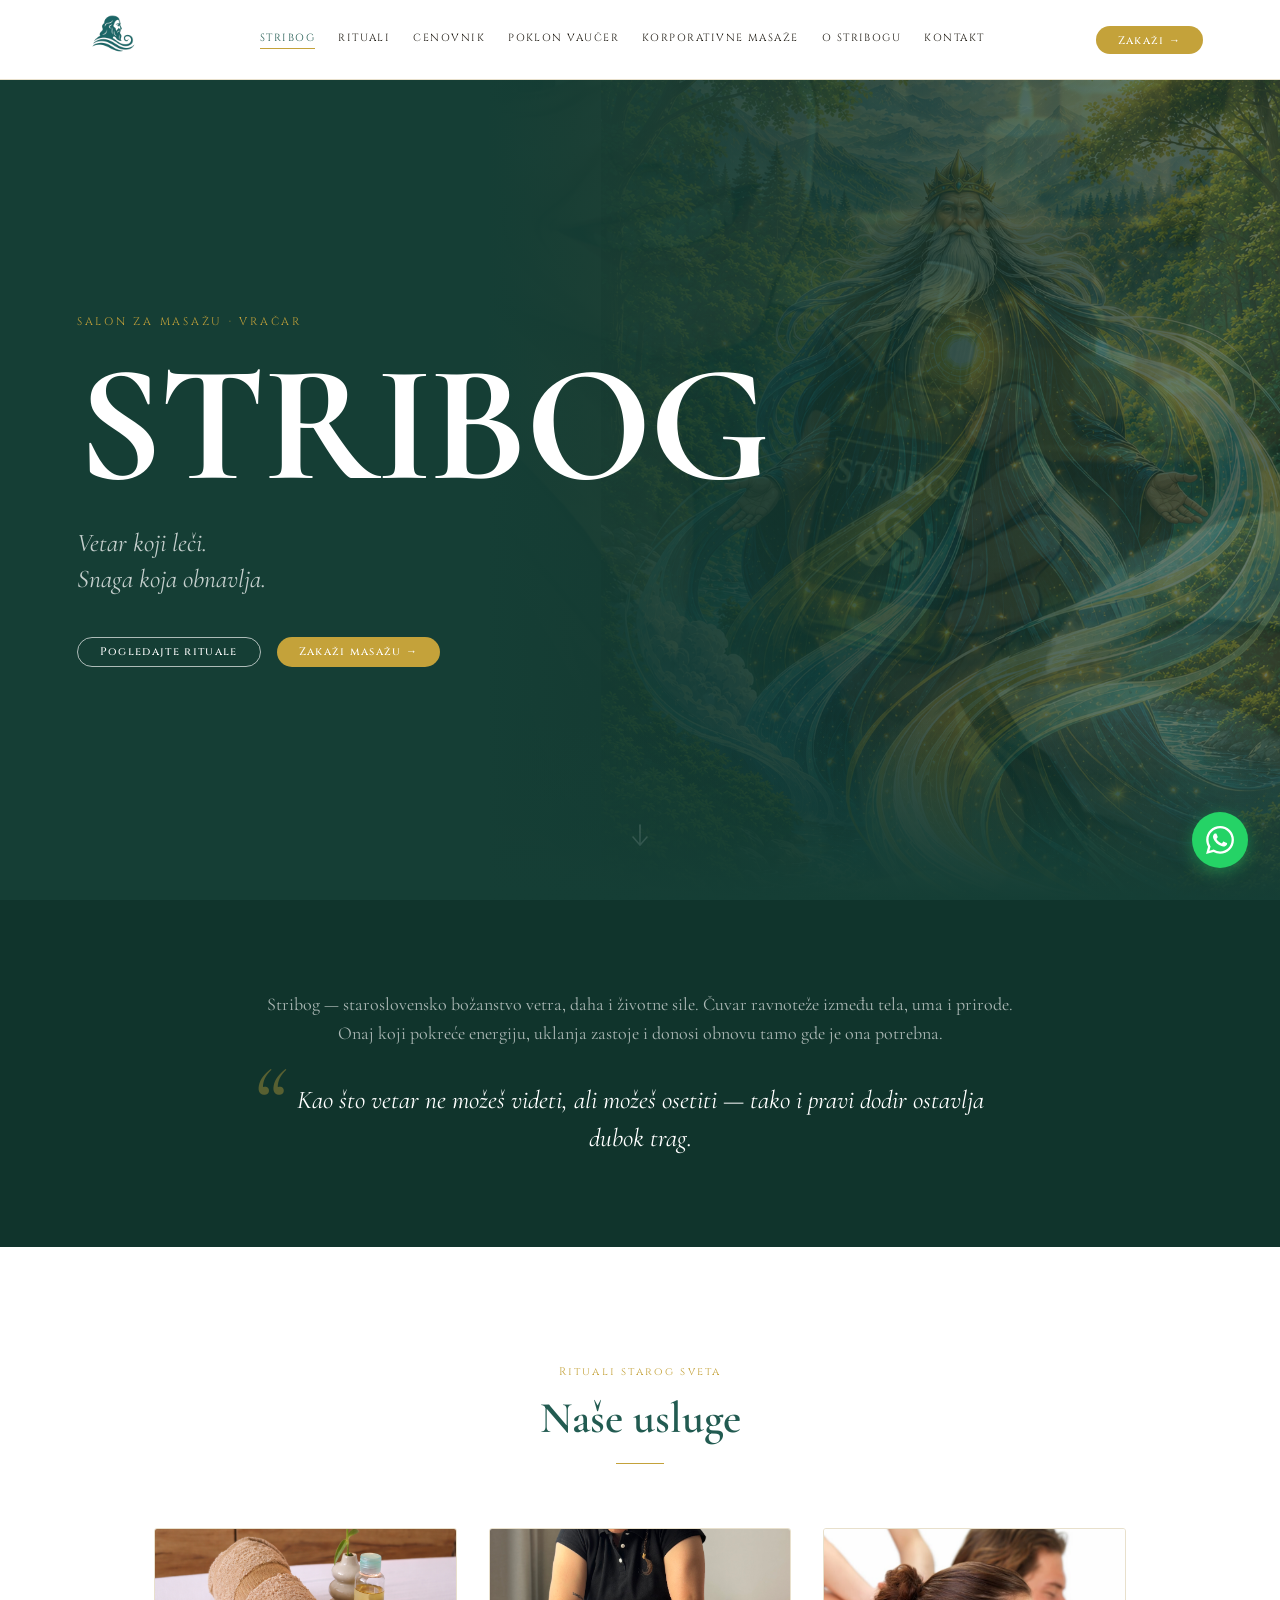
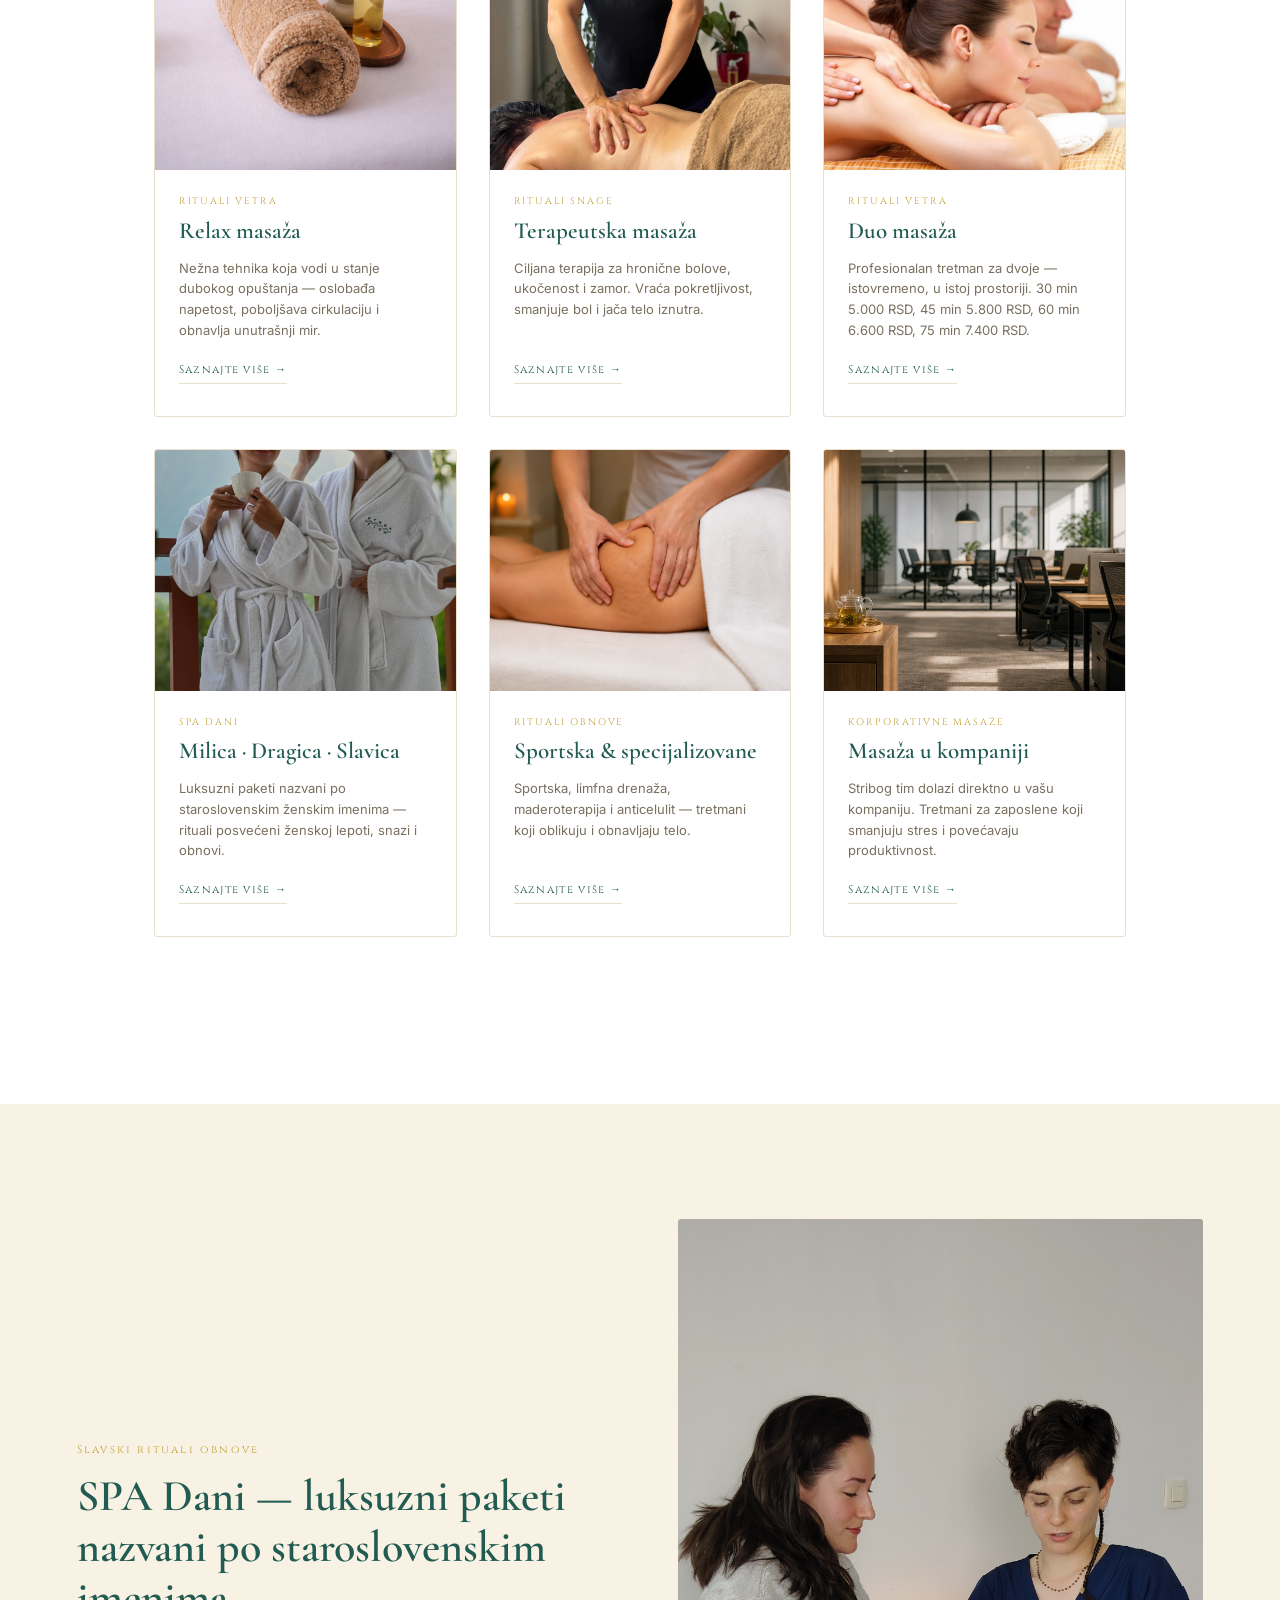
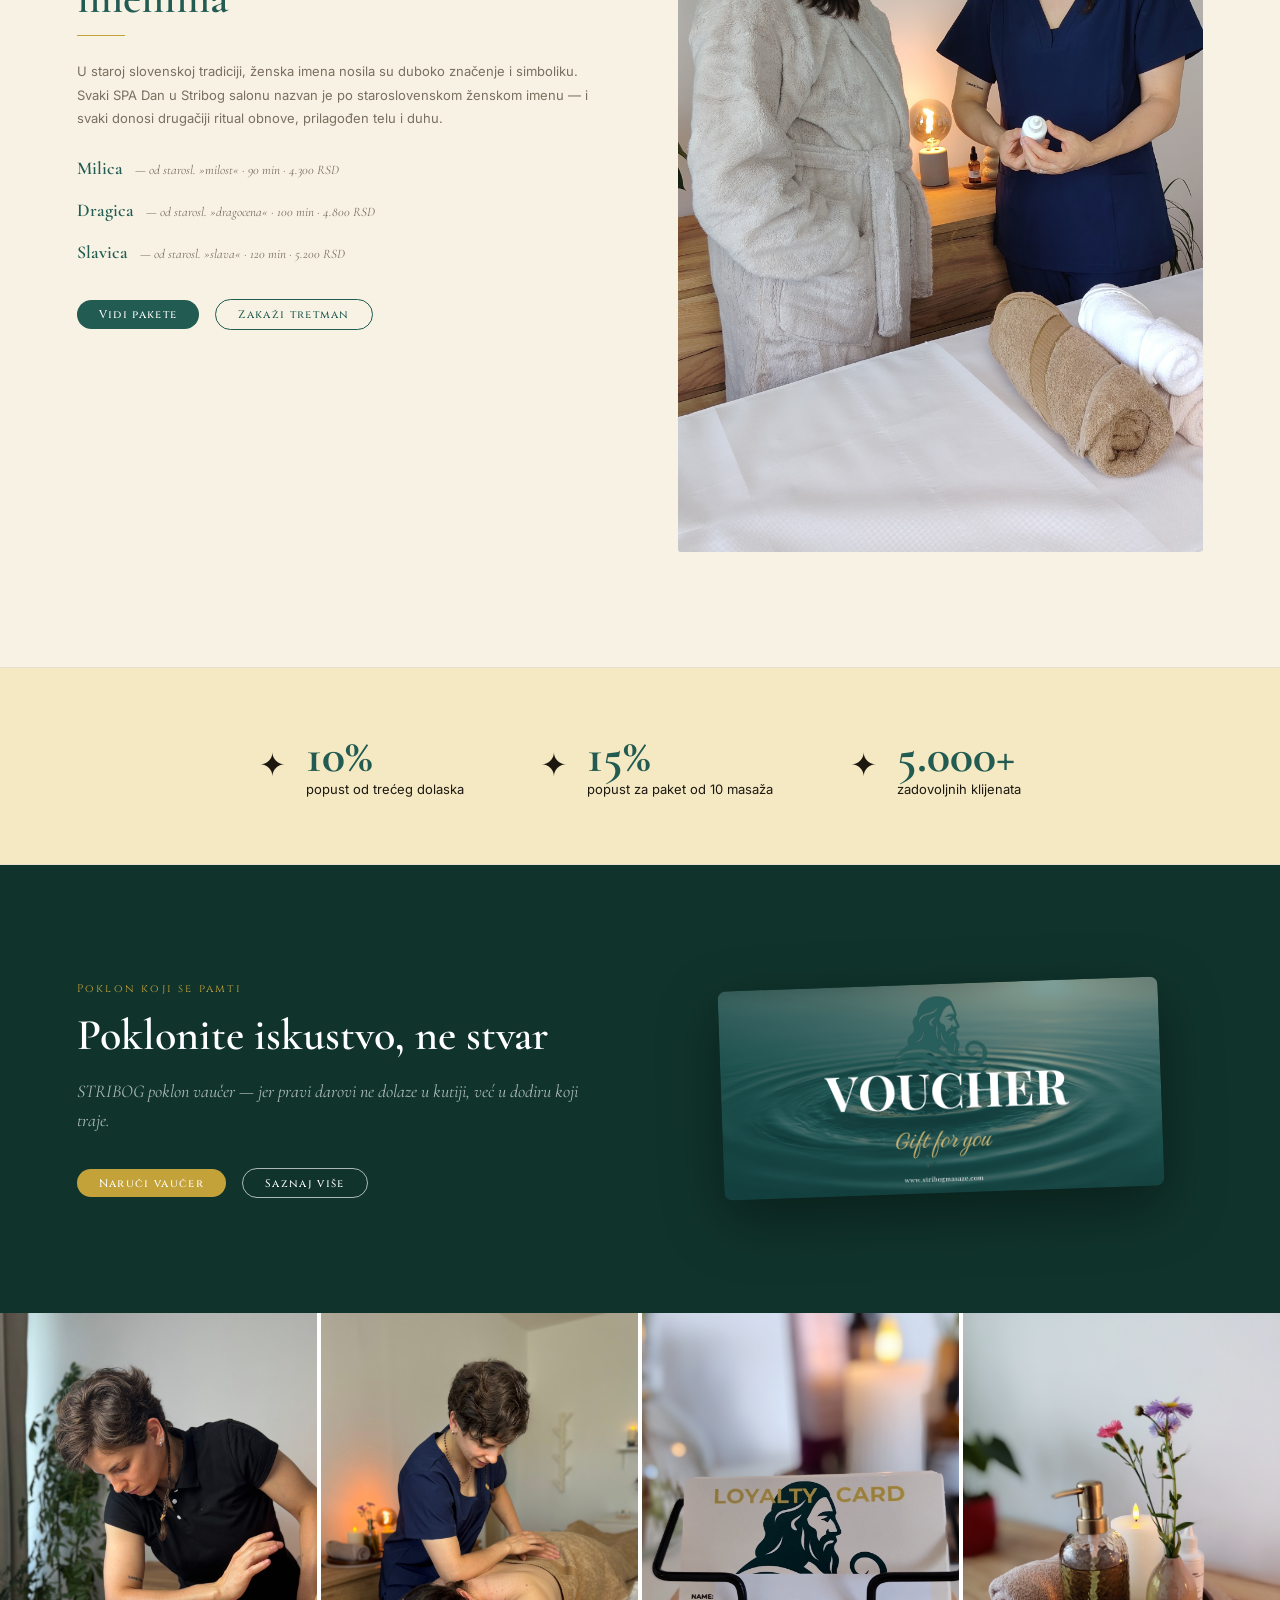
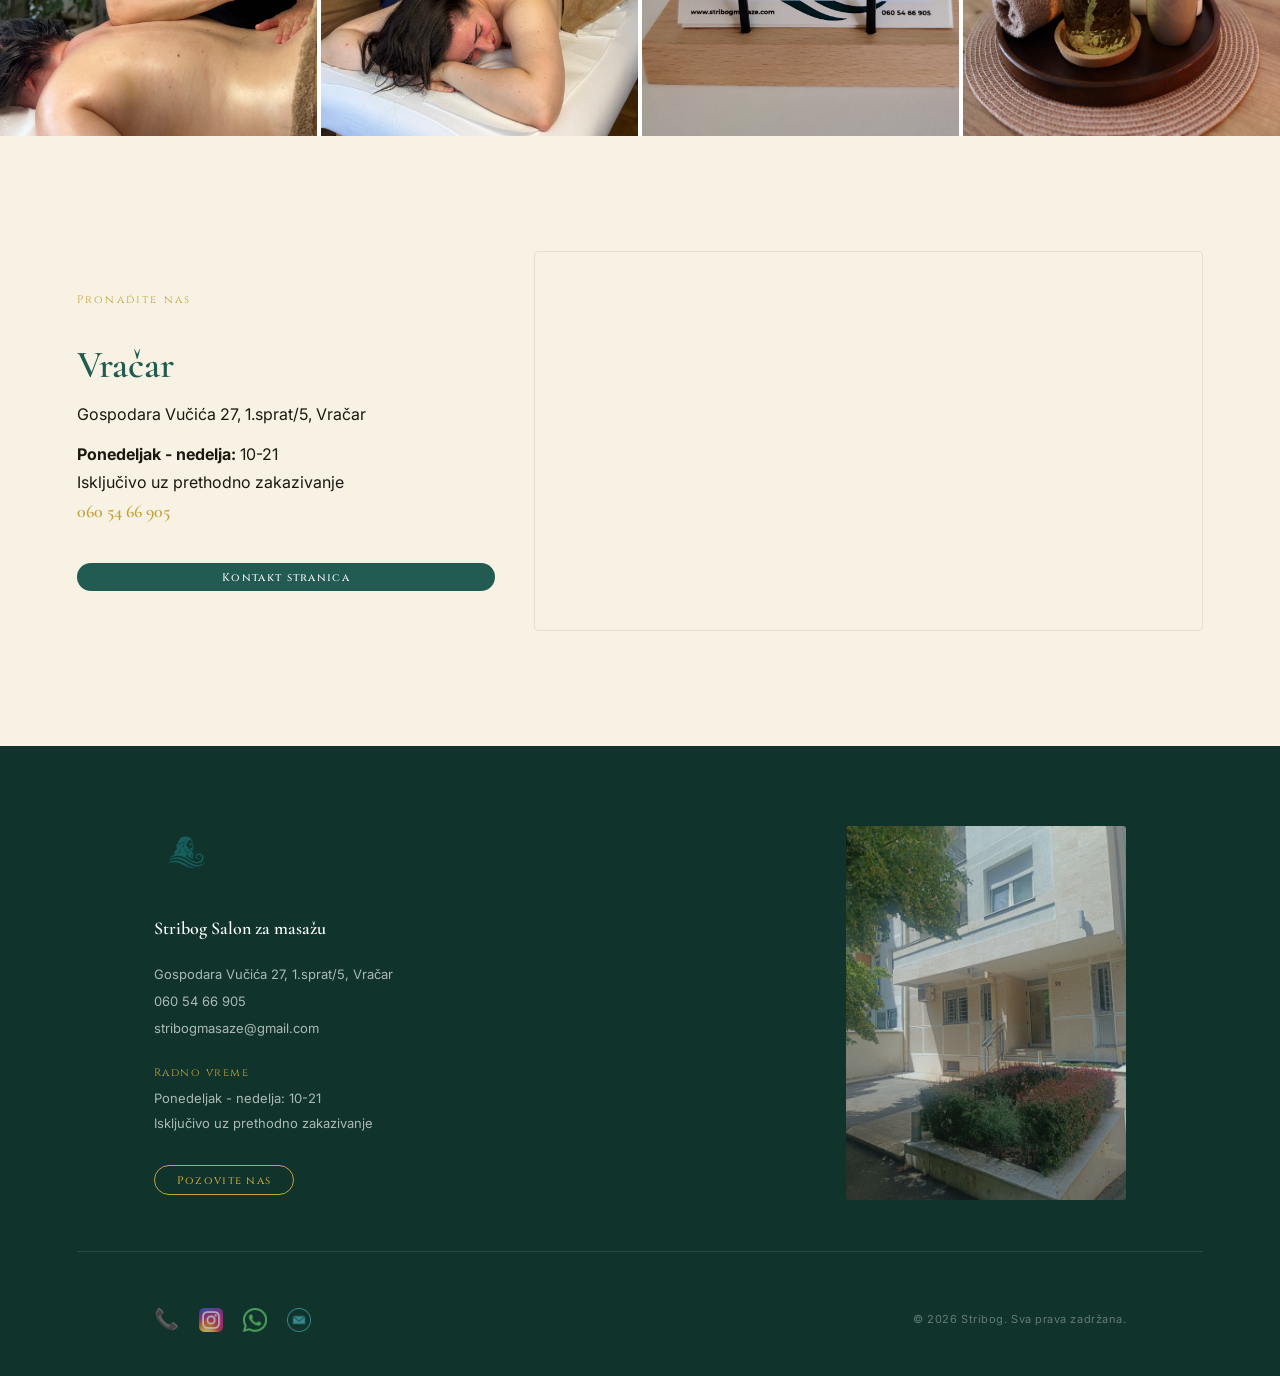
<file: index.html>
<!DOCTYPE html>
<html lang="sr">
<head>
  <meta charset="UTF-8">
  <meta name="viewport" content="width=device-width, initial-scale=1">
  <link rel="icon" type="image/png" href="/assets/images/logo-stribog.png">
  <link rel="apple-touch-icon" sizes="180x180" href="https://www.stribogmasaze.com/assets/images/apple-touch-icon.png">
  <link rel="manifest" href="/site.webmanifest">
  <title>Stribog masaze | Salon za masazu Vračar</title>
  <meta name="description" content="Stribog je salon za masazu na Vračaru. Relax, terapeutska, sportska, duo masaza, SPA tretmani i korporativne masaze. Zakazivanje: 060 54 66 905.">
  <meta name="robots" content="index, follow">
  <meta name="author" content="Stribog masaze">
  <link rel="canonical" href="https://www.stribogmasaze.com/">
  <meta property="og:title" content="Stribog masaze | Salon za masazu Vračar">
  <meta property="og:description" content="Salon za masazu na Vračaru: relax, terapeutska, sportska, duo masaza, SPA tretmani i korporativne masaze. Zakazivanje: 060 54 66 905.">
  <meta property="og:image" content="https://www.stribogmasaze.com/assets/images/stribog-deity.png">
  <meta property="og:image:alt" content="Stribog salon za masazu Vračar">
  <meta property="og:url" content="https://www.stribogmasaze.com/">
  <meta property="og:site_name" content="Stribog masaze">
  <meta property="og:type" content="website">
  <meta property="og:locale" content="sr_RS">
  <meta name="twitter:card" content="summary_large_image">
  <meta name="twitter:title" content="Stribog masaze | Salon za masazu Vračar">
  <meta name="twitter:description" content="Relax, terapeutska, sportska, duo masaza, SPA tretmani i korporativne masaze na Vračaru.">
  <meta name="twitter:image" content="https://www.stribogmasaze.com/assets/images/stribog-deity.png">
  <link rel="stylesheet" href="css/style.css">
  <script type="application/ld+json">
  {
    "@context": "https://schema.org",
    "@type": "MassageTherapist",
    "@id": "https://www.stribogmasaze.com/#business",
    "name": "Stribog masaze",
    "url": "https://www.stribogmasaze.com/",
    "image": "https://www.stribogmasaze.com/assets/images/stribog-deity.png",
    "logo": "https://www.stribogmasaze.com/assets/images/logo-stribog.png",
    "description": "Salon za masazu na Vračaru: relax, terapeutska, sportska, duo masaza, SPA tretmani i korporativne masaze.",
    "address": {
      "@type": "PostalAddress",
      "streetAddress": "Gospodara Vučića 27, 1.sprat/5, Vračar",
      "addressLocality": "Vračar",
      "addressCountry": "RS"
    },
    "telephone": "+381605466905",
    "email": "stribogmasaze@gmail.com",
    "areaServed": ["Vračar", "Beograd"],
    "openingHoursSpecification": [
      { "@type": "OpeningHoursSpecification", "dayOfWeek": ["Monday","Tuesday","Wednesday","Thursday","Friday","Saturday","Sunday"], "opens": "10:00", "closes": "21:00" }
    ],
    "priceRange": "*",
    "serviceType": ["Relax masaza", "Terapeutska masaza", "Sportska masaza", "Duo masaza", "SPA tretmani", "Korporativne masaze"]
  }
  </script>
</head>
<body>

  <!-- ─── NAV ─── -->
  <nav class="site-nav" id="site-nav">
    <div class="site-nav__inner">
      <a href="index.html" class="site-nav__logo" aria-label="Stribog – početna">
        <img src="assets/images/logo-stribog.png" alt="Stribog salon za masazu logo">
      </a>
      <div class="site-nav__links" id="nav-links">
        <a href="index.html"         class="site-nav__link site-nav__link--active">Stribog</a>
        <a href="rituali.html"       class="site-nav__link">Rituali</a>
        <a href="cenovnik.html"      class="site-nav__link">Cenovnik</a>
        <a href="poklon-vaucer.html" class="site-nav__link">Poklon vaučer</a>
        <a href="korporativne.html"  class="site-nav__link">Korporativne masaže</a>
        <a href="o-stribog.html"     class="site-nav__link">O Stribogu</a>
        <a href="kontakt.html"       class="site-nav__link">Kontakt</a>
      </div>
      <div class="site-nav__cta-wrap">
        <a href="tel:+381605466905" class="btn btn--gold">Zakaži →</a>
      </div>
      <button class="site-nav__hamburger" aria-label="Otvori meni" aria-expanded="false" aria-controls="nav-links">
        <span></span><span></span><span></span>
      </button>
    </div>
  </nav>


  <!-- ─── HERO ─── -->
  <section class="hero">
    <img src="assets/images/spa-bg.png" class="hero__bg" alt="" aria-hidden="true">
    <img src="assets/images/stribog-deity-forest.png" class="hero__deity" alt="" aria-hidden="true">
    <div class="hero__content">
      <span class="hero__label">Salon za masažu · Vračar</span>
      <h1 class="hero__title">STRIBOG</h1>
      <p class="hero__tagline">Vetar koji leči.<br>Snaga koja obnavlja.</p>
      <div class="hero__actions">
        <a href="rituali.html" class="btn btn--ghost">Pogledajte rituale</a>
        <a href="tel:+381605466905" class="btn btn--gold">Zakaži masažu →</a>
      </div>
    </div>
    <a href="#usluge" class="hero__scroll" aria-label="Skrolujte dole">
      <svg width="24" height="32" viewBox="0 0 24 32" fill="none" stroke="currentColor" stroke-width="1.5" stroke-linecap="round">
        <path d="M12 4v18M5 16l7 8 7-8"/>
      </svg>
    </a>
  </section>


  <!-- ─── PHILOSOPHY STRIP ─── -->
  <section class="philosophy">
    <div class="philosophy__inner">
      <p class="philosophy__text">Stribog — staroslovensko božanstvo vetra, daha i životne sile. Čuvar ravnoteže između tela, uma i prirode. Onaj koji pokreće energiju, uklanja zastoje i donosi obnovu tamo gde je ona potrebna.</p>
      <blockquote class="philosophy__quote">Kao što vetar ne možeš videti, ali možeš osetiti — tako i pravi dodir ostavlja dubok trag.</blockquote>
    </div>
  </section>


  <!-- ─── SERVICES GRID ─── -->
  <section class="services" id="usluge">
    <div class="container">
      <div class="sect-head">
        <span class="sect-head__label">Rituali starog sveta</span>
        <h2 class="sect-head__title">Naše usluge</h2>
        <span class="sect-head__rule"></span>
      </div>
      <div class="services__grid">

        <article class="svc-card">
          <div class="svc-card__img svc-card__img--relax">
            <img src="assets/images/relax-massage-vracar.png" alt="relax masaza u Stribog salonu Vračar">
          </div>
          <div class="svc-card__body">
            <span class="svc-card__label">Rituali Vetra</span>
            <h3 class="svc-card__name">Relax masaža</h3>
            <p class="svc-card__desc">Nežna tehnika koja vodi u stanje dubokog opuštanja — oslobađa napetost, poboljšava cirkulaciju i obnavlja unutrašnji mir.</p>
            <a href="rituali.html#relax" class="svc-card__link">Saznajte više →</a>
          </div>
        </article>

        <article class="svc-card">
          <div class="svc-card__img svc-card__img--therapeutic">
            <img src="assets/images/therapeutic-massage-vracar.jpeg" alt="terapeutska masaza Vračar">
          </div>
          <div class="svc-card__body">
            <span class="svc-card__label">Rituali Snage</span>
            <h3 class="svc-card__name">Terapeutska masaža</h3>
            <p class="svc-card__desc">Ciljana terapija za hronične bolove, ukočenost i zamor. Vraća pokretljivost, smanjuje bol i jača telo iznutra.</p>
            <a href="rituali.html#terapeutska" class="svc-card__link">Saznajte više →</a>
          </div>
        </article>

        <article class="svc-card">
          <div class="svc-card__img">
            <img src="assets/images/couple-massage.jpg" alt="duo masaza za dvoje Vračar">
          </div>
          <div class="svc-card__body">
            <span class="svc-card__label">Rituali Vetra</span>
            <h3 class="svc-card__name">Duo masaža</h3>
            <p class="svc-card__desc">Profesionalan tretman za dvoje — istovremeno, u istoj prostoriji. 30 min 5.000 RSD, 45 min 5.800 RSD, 60 min 6.600 RSD, 75 min 7.400 RSD.</p>
            <a href="rituali.html#duo" class="svc-card__link">Saznajte više →</a>
          </div>
        </article>

        <article class="svc-card">
          <div class="svc-card__img">
            <img src="assets/images/women-bathrobes.jpg" alt="SPA dani Milica Dragica Slavica tretmani Vračar">
          </div>
          <div class="svc-card__body">
            <span class="svc-card__label">SPA Dani</span>
            <h3 class="svc-card__name">Milica · Dragica · Slavica</h3>
            <p class="svc-card__desc">Luksuzni paketi nazvani po staroslovenskim ženskim imenima — rituali posvećeni ženskoj lepoti, snazi i obnovi.</p>
            <a href="rituali.html#spa-dani" class="svc-card__link">Saznajte više →</a>
          </div>
        </article>

        <article class="svc-card">
          <div class="svc-card__img">
            <img src="assets/images/massage-strip1.jpg" alt="sportska masaza i specijalizovani tretmani Vračar">
          </div>
          <div class="svc-card__body">
            <span class="svc-card__label">Rituali Obnove</span>
            <h3 class="svc-card__name">Sportska &amp; specijalizovane</h3>
            <p class="svc-card__desc">Sportska, limfna drenaža, maderoterapija i anticelulit — tretmani koji oblikuju i obnavljaju telo.</p>
            <a href="rituali.html#sportska" class="svc-card__link">Saznajte više →</a>
          </div>
        </article>

        <article class="svc-card">
          <div class="svc-card__img svc-card__img--corporate">
            <img src="assets/images/office-hero.jpg" alt="masaza u kompaniji korporativne masaze Beograd">
          </div>
          <div class="svc-card__body">
            <span class="svc-card__label">Korporativne masaže</span>
            <h3 class="svc-card__name">Masaža u kompaniji</h3>
            <p class="svc-card__desc">Stribog tim dolazi direktno u vašu kompaniju. Tretmani za zaposlene koji smanjuju stres i povećavaju produktivnost.</p>
            <a href="korporativne.html" class="svc-card__link">Saznajte više →</a>
          </div>
        </article>

      </div>
      <div class="services__cta">
        <!-- Prikazati link ka Cenovniku kada salon pocne sa radom. -->
        <!-- <a href="cenovnik.html" class="btn btn--outline">Pogledajte cenovnik</a> -->
      </div>
    </div>
  </section>


  <!-- ─── FEATURED SPA ─── -->
  <section class="featured-spa">
    <div class="featured-spa__inner">
      <div>
        <span class="featured-spa__label">Slavski rituali obnove</span>
        <h2 class="featured-spa__title">SPA Dani — luksuzni paketi nazvani po staroslovenskim imenima</h2>
        <span class="featured-spa__rule"></span>
        <p class="featured-spa__text">U staroj slovenskoj tradiciji, ženska imena nosila su duboko značenje i simboliku. Svaki SPA Dan u Stribog salonu nazvan je po staroslovenskom ženskom imenu — i svaki donosi drugačiji ritual obnove, prilagođen telu i duhu.</p>
        <div class="featured-spa__names">
          <div class="featured-spa__name-item">
            <span class="featured-spa__name-title">Milica</span>
            <span class="featured-spa__name-meaning">— od starosl. »milost« · 90 min · 4.300 RSD</span>
          </div>
          <div class="featured-spa__name-item">
            <span class="featured-spa__name-title">Dragica</span>
            <span class="featured-spa__name-meaning">— od starosl. »dragocena« · 100 min · 4.800 RSD</span>
          </div>
          <div class="featured-spa__name-item">
            <span class="featured-spa__name-title">Slavica</span>
            <span class="featured-spa__name-meaning">— od starosl. »slava« · 120 min · 5.200 RSD</span>
          </div>
        </div>
        <div class="btn-group">
          <a href="rituali.html#spa-dani" class="btn btn--forest">Vidi pakete</a>
          <a href="tel:+381605466905" class="btn btn--outline">Zakaži tretman</a>
        </div>
      </div>
      <div class="featured-spa__img">
        <img src="assets/images/spa-treatment.jpg" alt="SPA tretmani tela u Stribog salonu Vračar">
      </div>
    </div>
  </section>


  <!-- ─── LOYALTY ─── -->
  <section class="loyalty">
    <div class="loyalty__inner">
      <div class="loyalty__item">
        <span class="loyalty__icon">✦</span>
        <div>
          <div class="loyalty__pct">10%</div>
          <p class="loyalty__desc">popust od trećeg dolaska</p>
        </div>
      </div>
      <div class="loyalty__item">
        <span class="loyalty__icon">✦</span>
        <div>
          <div class="loyalty__pct">15%</div>
          <p class="loyalty__desc">popust za paket od 10 masaža</p>
        </div>
      </div>
      <div class="loyalty__item">
        <span class="loyalty__icon">✦</span>
        <div>
          <div class="loyalty__pct">5.000+</div>
          <p class="loyalty__desc">zadovoljnih klijenata</p>
        </div>
      </div>
    </div>
  </section>


  <!-- ─── VOUCHER PROMO ─── -->
  <section class="voucher-promo">
    <div class="voucher-promo__inner">
      <div>
        <span class="voucher-promo__label">Poklon koji se pamti</span>
        <h2 class="voucher-promo__title">Poklonite iskustvo, ne stvar</h2>
        <p class="voucher-promo__text">STRIBOG poklon vaučer — jer pravi darovi ne dolaze u kutiji, već u dodiru koji traje.</p>
        <div class="btn-group">
          <a href="poklon-vaucer.html" class="btn btn--gold">Naruči vaučer</a>
          <a href="poklon-vaucer.html" class="btn btn--ghost">Saznaj više</a>
        </div>
      </div>
      <div class="voucher-promo__img-wrap">
        <img src="assets/images/voucher-card-front.png" class="voucher-promo__card" alt="Stribog poklon vaucer za masazu prednja strana">
      </div>
    </div>
  </section>


  <!-- ─── IMAGE STRIP ─── -->
  <div class="img-strip">
    <div class="img-strip__grid">
      <a href="rituali.html">
        <img class="img-strip__img img-strip__img--massage-elbow" src="assets/images/strip-lakat.jpeg" alt="terapeutska masaza u salonu Stribog">
      </a>
      <a href="rituali.html">
        <img class="img-strip__img img-strip__img--massage-table" src="assets/images/strip-massage.jpeg" alt="relax masaza u salonu Stribog Vračar">
      </a>
      <a href="o-stribog.html">
        <img class="img-strip__img img-strip__img--loyalty" src="assets/images/strip-loyalty-card.jpg" alt="Stribog loyalty kartica">
      </a>
      <a href="kontakt.html">
        <img class="img-strip__img img-strip__img--spa-detail" src="assets/images/strip-spa-detail.jpg" alt="detalji za masazu u Stribog salonu Vračar">
      </a>
    </div>
  </div>


  <!-- ─── MAP ─── -->
  <section class="find-us">
    <div class="find-us__inner container">
      <div class="find-us__info">
        <span class="sect-head__label">Pronađite nas</span>
        <h2 class="find-us__title">Vračar</h2>
        <p class="find-us__address">Gospodara Vučića 27, 1.sprat/5, Vračar</p>
        <div class="find-us__details">
          <p><strong>Ponedeljak - nedelja:</strong> 10-21</p>
          <p>Isključivo uz prethodno zakazivanje</p>
          <a href="tel:+381605466905" class="find-us__phone">060 54 66 905</a>
        </div>
        <a href="kontakt.html" class="btn btn--forest" style="margin-top:1.5rem;">Kontakt stranica</a>
      </div>
      <div class="find-us__map">
        <iframe
          src="https://maps.google.com/maps?q=Gospodara+Vucica+27,+Vracar,+Beograd,+Serbia&output=embed&z=16"
          width="100%" height="100%" style="border:0;"
          loading="lazy" allowfullscreen
          title="Lokacija Stribog salona — Vračar">
        </iframe>
      </div>
    </div>
  </section>


  <!-- ─── FOOTER ─── -->
  <footer class="site-footer">
    <div class="site-footer__top container">
      <div>
        <div class="site-footer__logo">
          <img src="assets/images/logo-stribog.png" alt="Stribog salon za masazu">
        </div>
        <p class="site-footer__salon">Stribog Salon za masažu</p>
        <address class="site-footer__address">
          <p>Gospodara Vučića 27, 1.sprat/5, Vračar</p>
          <a href="tel:+381605466905">060 54 66 905</a>
          <a href="mailto:stribogmasaze@gmail.com">stribogmasaze@gmail.com</a>
        </address>
        <div class="site-footer__hours">
          <span class="site-footer__hours-label">Radno vreme</span>
          <p>Ponedeljak - nedelja: 10-21</p>
          <p>Isključivo uz prethodno zakazivanje</p>
        </div>
        <a href="tel:+381605466905" class="btn btn--outline-gold site-footer__cta">Pozovite nas</a>
      </div>
      <div class="site-footer__media">
        <img src="assets/images/doorway.jpg" alt="ulaz u Stribog salon za masazu">
      </div>
    </div>
    <div class="site-footer__bottom container">
      <div class="site-footer__social">
        <a href="tel:+381605466905" class="site-footer__phone" aria-label="Pozovite nas">📞</a>
        <a href="https://www.instagram.com/stribogmasaze" target="_blank" rel="noopener" aria-label="Instagram">
          <img src="assets/images/icon-instagram.png" alt="Instagram">
        </a>
        <a href="https://wa.me/381605466905" target="_blank" rel="noopener" aria-label="WhatsApp">
          <img src="assets/images/icon-whatsapp.png" alt="WhatsApp">
        </a>
        <a href="mailto:stribogmasaze@gmail.com" aria-label="E-mail">
          <img src="assets/images/icon-email.png" alt="E-mail">
        </a>
      </div>
      <p class="site-footer__copy">© 2026 Stribog. Sva prava zadržana.</p>
    </div>
  </footer>


  <!-- ─── FLOATING WHATSAPP ─── -->
  <a href="https://wa.me/381605466905" target="_blank" rel="noopener" class="float-wa" aria-label="Kontaktirajte nas na WhatsApp">
    <svg viewBox="0 0 24 24" fill="white" xmlns="http://www.w3.org/2000/svg">
      <path d="M17.472 14.382c-.297-.149-1.758-.867-2.03-.967-.273-.099-.471-.148-.67.15-.197.297-.767.966-.94 1.164-.173.199-.347.223-.644.075-.297-.15-1.255-.463-2.39-1.475-.883-.788-1.48-1.761-1.653-2.059-.173-.297-.018-.458.13-.606.134-.133.298-.347.446-.52.149-.174.198-.298.298-.497.099-.198.05-.371-.025-.52-.075-.149-.669-1.612-.916-2.207-.242-.579-.487-.5-.669-.51-.173-.008-.371-.01-.57-.01-.198 0-.52.074-.792.372-.272.297-1.04 1.016-1.04 2.479 0 1.462 1.065 2.875 1.213 3.074.149.198 2.096 3.2 5.077 4.487.709.306 1.262.489 1.694.625.712.227 1.36.195 1.871.118.571-.085 1.758-.719 2.006-1.413.248-.694.248-1.289.173-1.413-.074-.124-.272-.198-.57-.347m-5.421 7.403h-.004a9.87 9.87 0 01-5.031-1.378l-.361-.214-3.741.982.998-3.648-.235-.374a9.86 9.86 0 01-1.51-5.26c.001-5.45 4.436-9.884 9.888-9.884 2.64 0 5.122 1.03 6.988 2.898a9.825 9.825 0 012.893 6.994c-.003 5.45-4.437 9.884-9.885 9.884m8.413-18.297A11.815 11.815 0 0012.05 0C5.495 0 .16 5.335.157 11.892c0 2.096.547 4.142 1.588 5.945L.057 24l6.305-1.654a11.882 11.882 0 005.683 1.448h.005c6.554 0 11.89-5.335 11.893-11.893a11.821 11.821 0 00-3.48-8.413z"/>
    </svg>
  </a>

  <script src="js/main.js"></script>
</body>
</html>
</file>
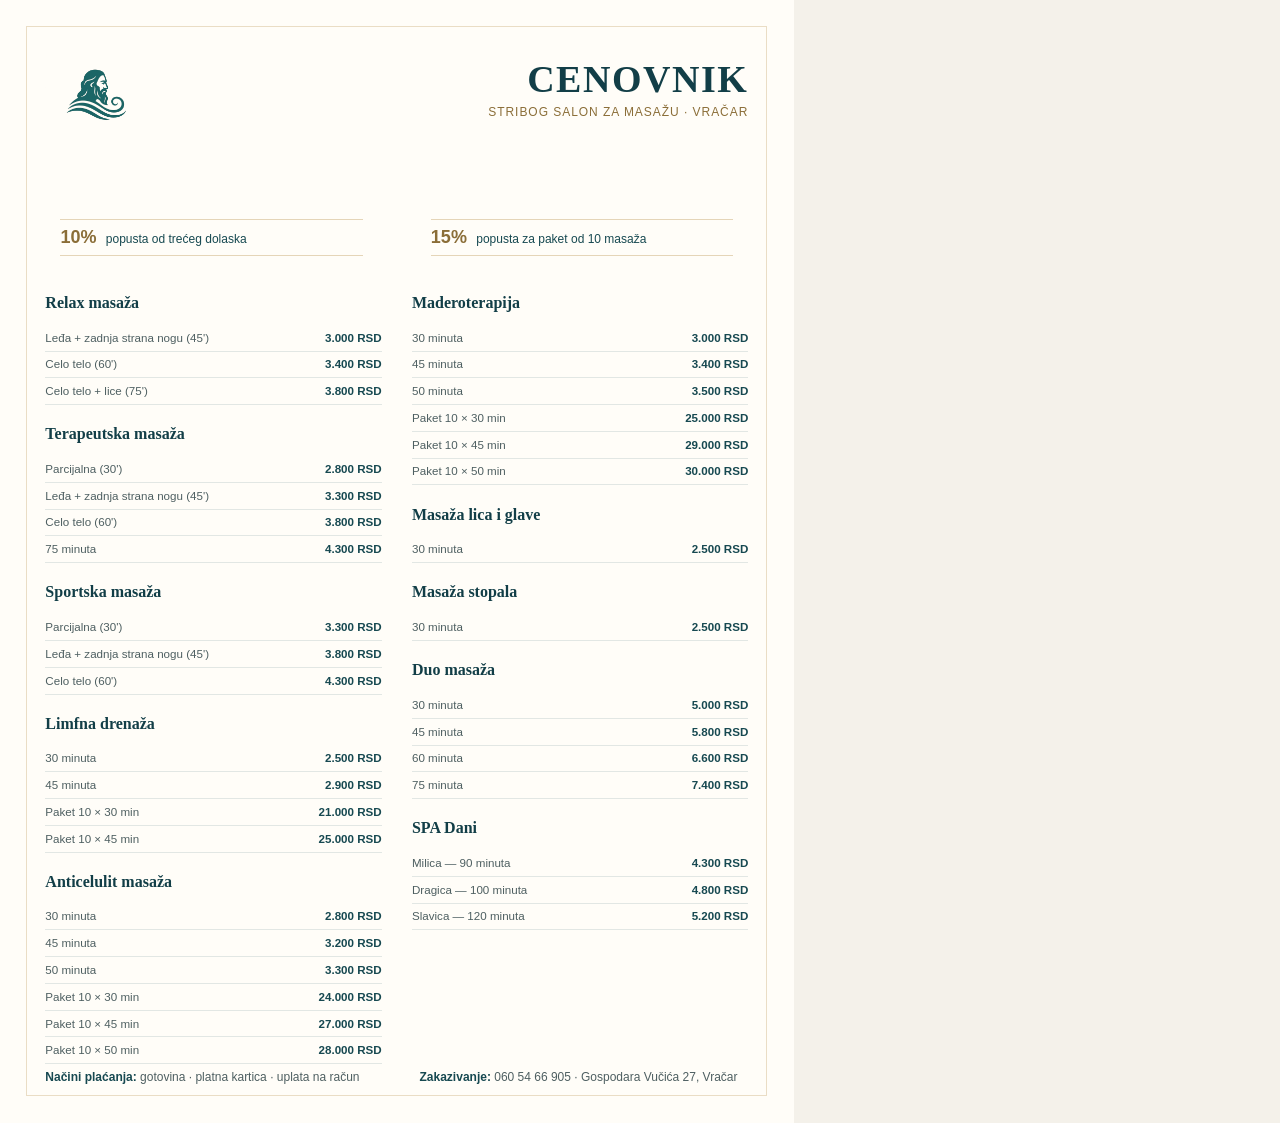
<file: cenovnik-a4-pdf.html>
<!doctype html>
<html lang="sr">
<head>
<meta charset="utf-8">
<title>Stribog cenovnik A4</title>
<style>
  @page { size: A4; margin: 0; }
  * { box-sizing: border-box; }
  body { margin: 0; background: #f4f1ea; color: #174951; font-family: Arial, Helvetica, sans-serif; }
  .page { width: 210mm; height: 297mm; padding: 16mm 12mm 12mm; background: #fffdf8; position: relative; overflow: hidden; }
  .page::before { content: ""; position: absolute; inset: 7mm; border: 1px solid rgba(181,138,65,.28); pointer-events: none; }
  header { display: flex; justify-content: space-between; align-items: flex-start; margin-bottom: 17mm; position: relative; z-index: 1; }
  .logo { width: 27mm; height: 27mm; object-fit: contain; margin-top: -2mm; }
  .title { text-align: right; }
  h1 { margin: 0; font-family: Georgia, 'Times New Roman', serif; font-size: 38px; line-height: 1; letter-spacing: .04em; color: #123e47; }
  .subtitle { margin-top: 7px; font-size: 12px; letter-spacing: .08em; color: #8b6e38; }
  .loyalty { display: grid; grid-template-columns: 1fr 1fr; gap: 18mm; margin: 0 4mm 10mm; position: relative; z-index: 1; }
  .loyalty div { border-top: 1px solid rgba(181,138,65,.35); border-bottom: 1px solid rgba(181,138,65,.35); padding: 7px 0; color: #174951; font-size: 12px; }
  .loyalty strong { color: #8b6e38; font-size: 18px; margin-right: 6px; }
  .grid { display: grid; grid-template-columns: 1fr 1fr; gap: 8mm; position: relative; z-index: 1; }
  .section { margin-bottom: 5.35mm; break-inside: avoid; }
  h2 { margin: 0 0 3.5mm; font-family: Georgia, 'Times New Roman', serif; font-size: 16px; line-height: 1.1; color: #123e47; }
  .row { display: grid; grid-template-columns: minmax(0, 1fr) auto; gap: 5mm; align-items: baseline; padding: 1.8mm 0; border-bottom: 1px solid rgba(23,73,81,.12); font-size: 11.6px; line-height: 1.05; color: #4e5f61; }
  .price { color: #174951; font-weight: 700; white-space: nowrap; }
  footer { position: absolute; left: 12mm; right: 12mm; bottom: 10mm; display: grid; grid-template-columns: 1fr 1fr; gap: 12mm; font-size: 12px; line-height: 1.25; color: #4e5f61; z-index: 1; }
  footer strong { color: #174951; }
</style>
</head>
<body>
<section class="page">
  <header><img src="assets/images/logo-stribog.png" class="logo" alt="Stribog"><div class="title"><h1>CENOVNIK</h1><div class="subtitle">STRIBOG SALON ZA MASAŽU · VRAČAR</div></div></header>
  <div class="loyalty"><div><strong>10%</strong> popusta od trećeg dolaska</div><div><strong>15%</strong> popusta za paket od 10 masaža</div></div>
  <main class="grid">
    <div>
      <section class="section"><h2>Relax masaža</h2><div class="row"><span>Leđa + zadnja strana nogu (45')</span><span class="price">3.000 RSD</span></div><div class="row"><span>Celo telo (60')</span><span class="price">3.400 RSD</span></div><div class="row"><span>Celo telo + lice (75')</span><span class="price">3.800 RSD</span></div></section>
      <section class="section"><h2>Terapeutska masaža</h2><div class="row"><span>Parcijalna (30')</span><span class="price">2.800 RSD</span></div><div class="row"><span>Leđa + zadnja strana nogu (45')</span><span class="price">3.300 RSD</span></div><div class="row"><span>Celo telo (60')</span><span class="price">3.800 RSD</span></div><div class="row"><span>75 minuta</span><span class="price">4.300 RSD</span></div></section>
      <section class="section"><h2>Sportska masaža</h2><div class="row"><span>Parcijalna (30')</span><span class="price">3.300 RSD</span></div><div class="row"><span>Leđa + zadnja strana nogu (45')</span><span class="price">3.800 RSD</span></div><div class="row"><span>Celo telo (60')</span><span class="price">4.300 RSD</span></div></section>
      <section class="section"><h2>Limfna drenaža</h2><div class="row"><span>30 minuta</span><span class="price">2.500 RSD</span></div><div class="row"><span>45 minuta</span><span class="price">2.900 RSD</span></div><div class="row"><span>Paket 10 × 30 min</span><span class="price">21.000 RSD</span></div><div class="row"><span>Paket 10 × 45 min</span><span class="price">25.000 RSD</span></div></section>
      <section class="section"><h2>Anticelulit masaža</h2><div class="row"><span>30 minuta</span><span class="price">2.800 RSD</span></div><div class="row"><span>45 minuta</span><span class="price">3.200 RSD</span></div><div class="row"><span>50 minuta</span><span class="price">3.300 RSD</span></div><div class="row"><span>Paket 10 × 30 min</span><span class="price">24.000 RSD</span></div><div class="row"><span>Paket 10 × 45 min</span><span class="price">27.000 RSD</span></div><div class="row"><span>Paket 10 × 50 min</span><span class="price">28.000 RSD</span></div></section>
    </div>
    <div>
      <section class="section"><h2>Maderoterapija</h2><div class="row"><span>30 minuta</span><span class="price">3.000 RSD</span></div><div class="row"><span>45 minuta</span><span class="price">3.400 RSD</span></div><div class="row"><span>50 minuta</span><span class="price">3.500 RSD</span></div><div class="row"><span>Paket 10 × 30 min</span><span class="price">25.000 RSD</span></div><div class="row"><span>Paket 10 × 45 min</span><span class="price">29.000 RSD</span></div><div class="row"><span>Paket 10 × 50 min</span><span class="price">30.000 RSD</span></div></section>
      <section class="section"><h2>Masaža lica i glave</h2><div class="row"><span>30 minuta</span><span class="price">2.500 RSD</span></div></section>
      <section class="section"><h2>Masaža stopala</h2><div class="row"><span>30 minuta</span><span class="price">2.500 RSD</span></div></section>
      <section class="section"><h2>Duo masaža</h2><div class="row"><span>30 minuta</span><span class="price">5.000 RSD</span></div><div class="row"><span>45 minuta</span><span class="price">5.800 RSD</span></div><div class="row"><span>60 minuta</span><span class="price">6.600 RSD</span></div><div class="row"><span>75 minuta</span><span class="price">7.400 RSD</span></div></section>
      <section class="section"><h2>SPA Dani</h2><div class="row"><span>Milica — 90 minuta</span><span class="price">4.300 RSD</span></div><div class="row"><span>Dragica — 100 minuta</span><span class="price">4.800 RSD</span></div><div class="row"><span>Slavica — 120 minuta</span><span class="price">5.200 RSD</span></div></section>
    </div>
  </main>
  <footer><div><strong>Načini plaćanja:</strong> gotovina · platna kartica · uplata na račun</div><div><strong>Zakazivanje:</strong> 060 54 66 905 · Gospodara Vučića 27, Vračar</div></footer>
</section>
</body>
</html>
</file>
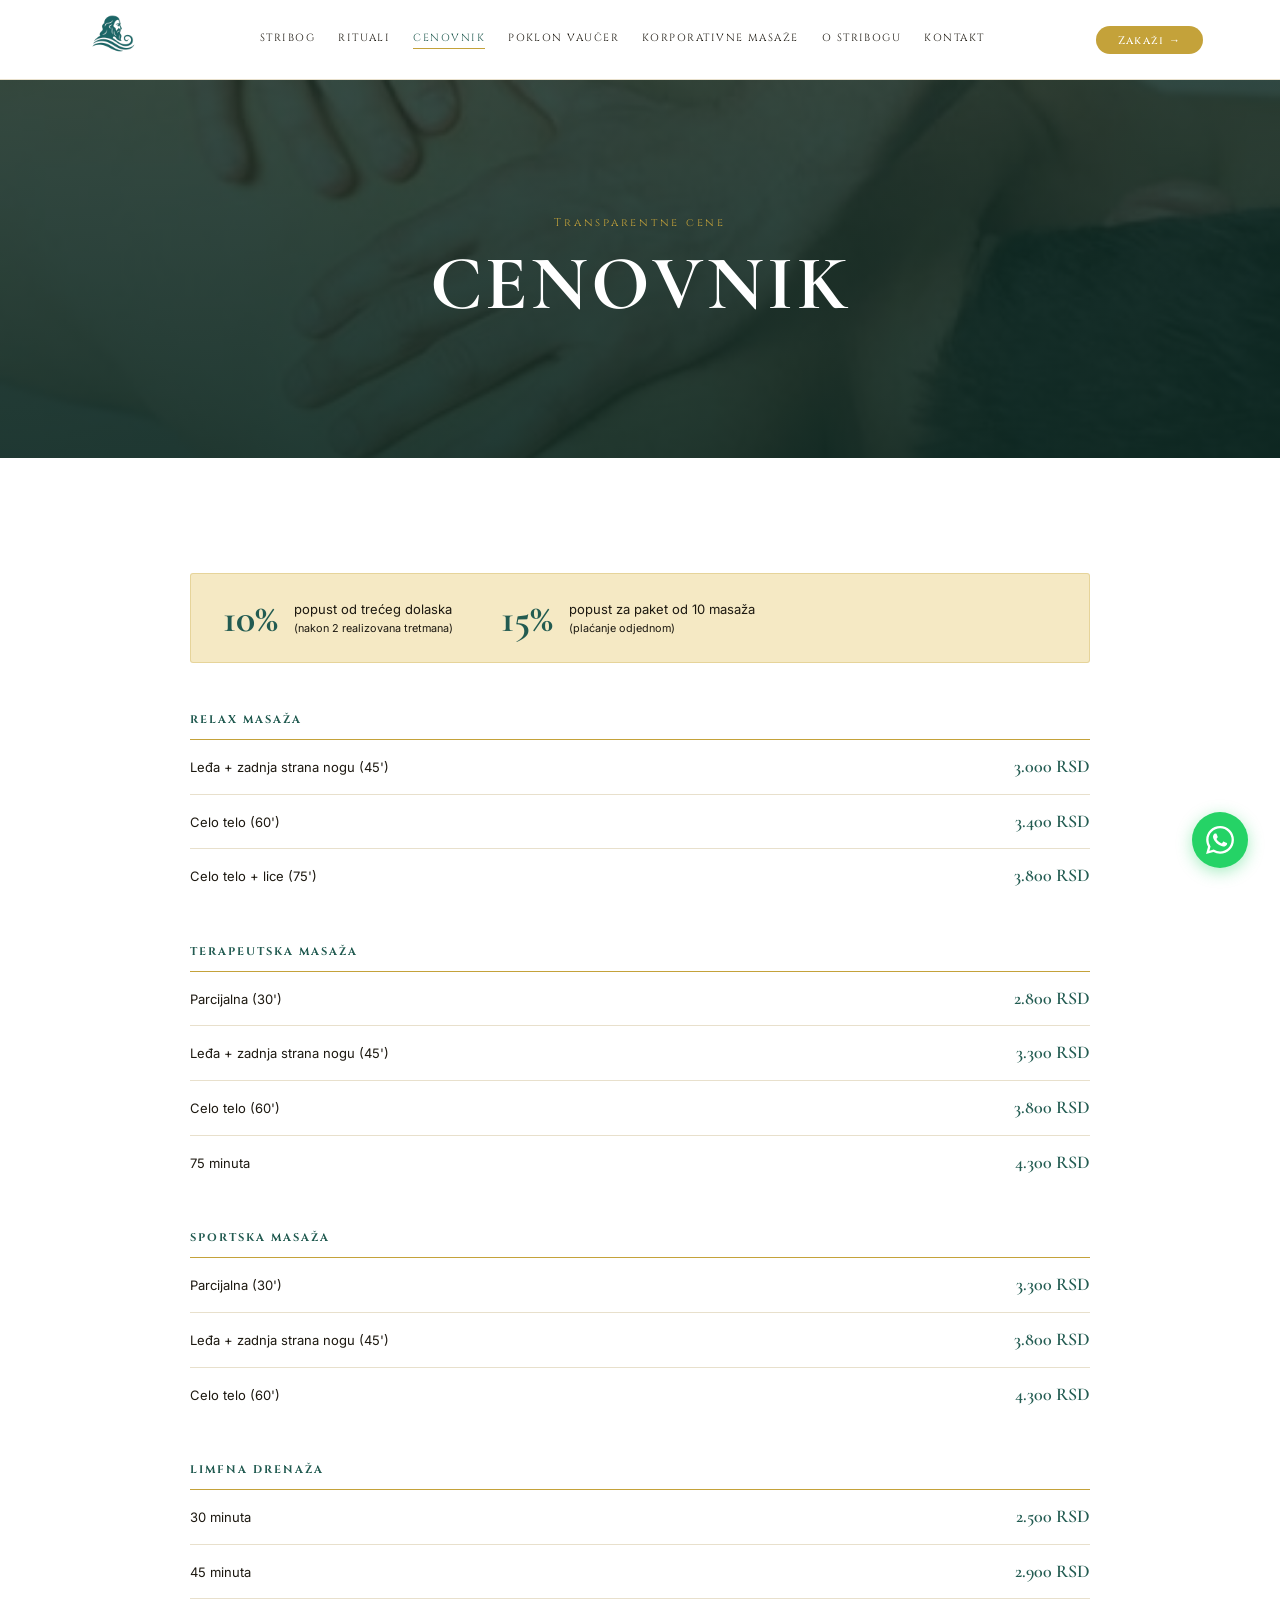
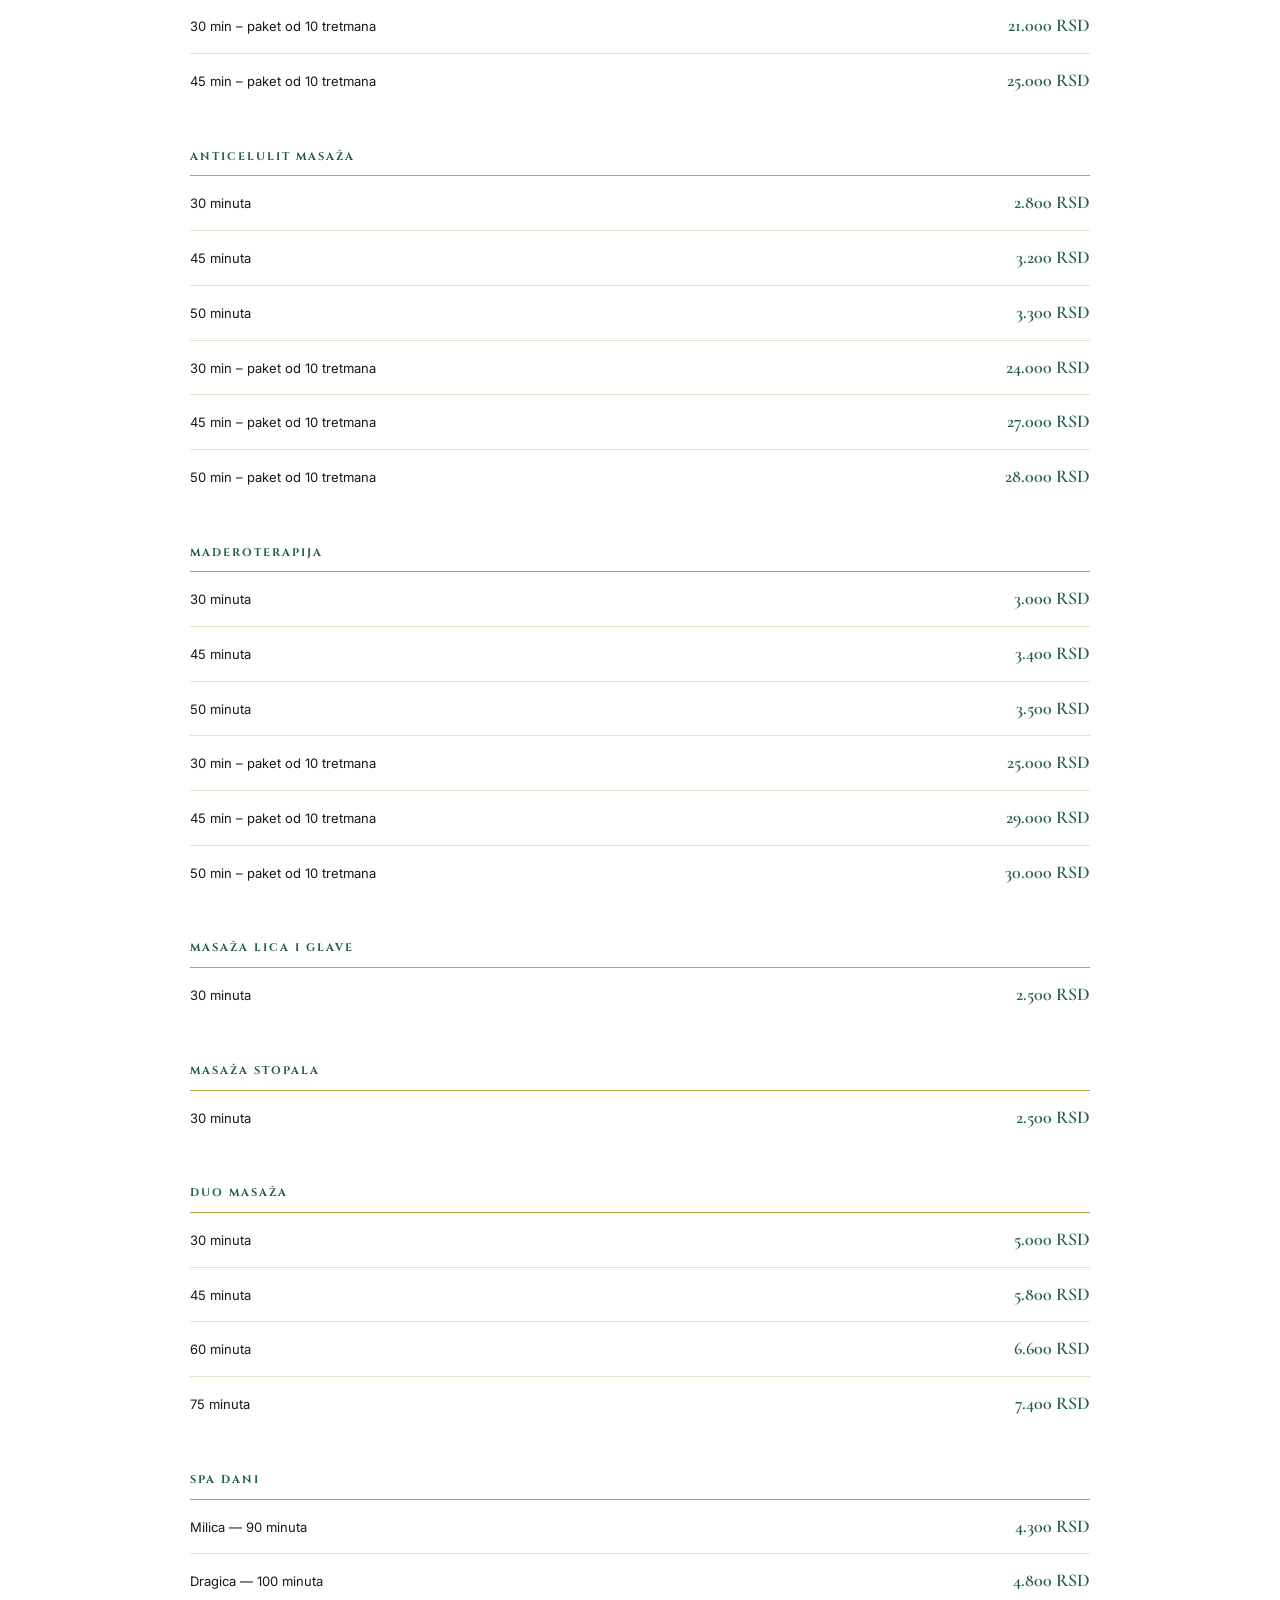
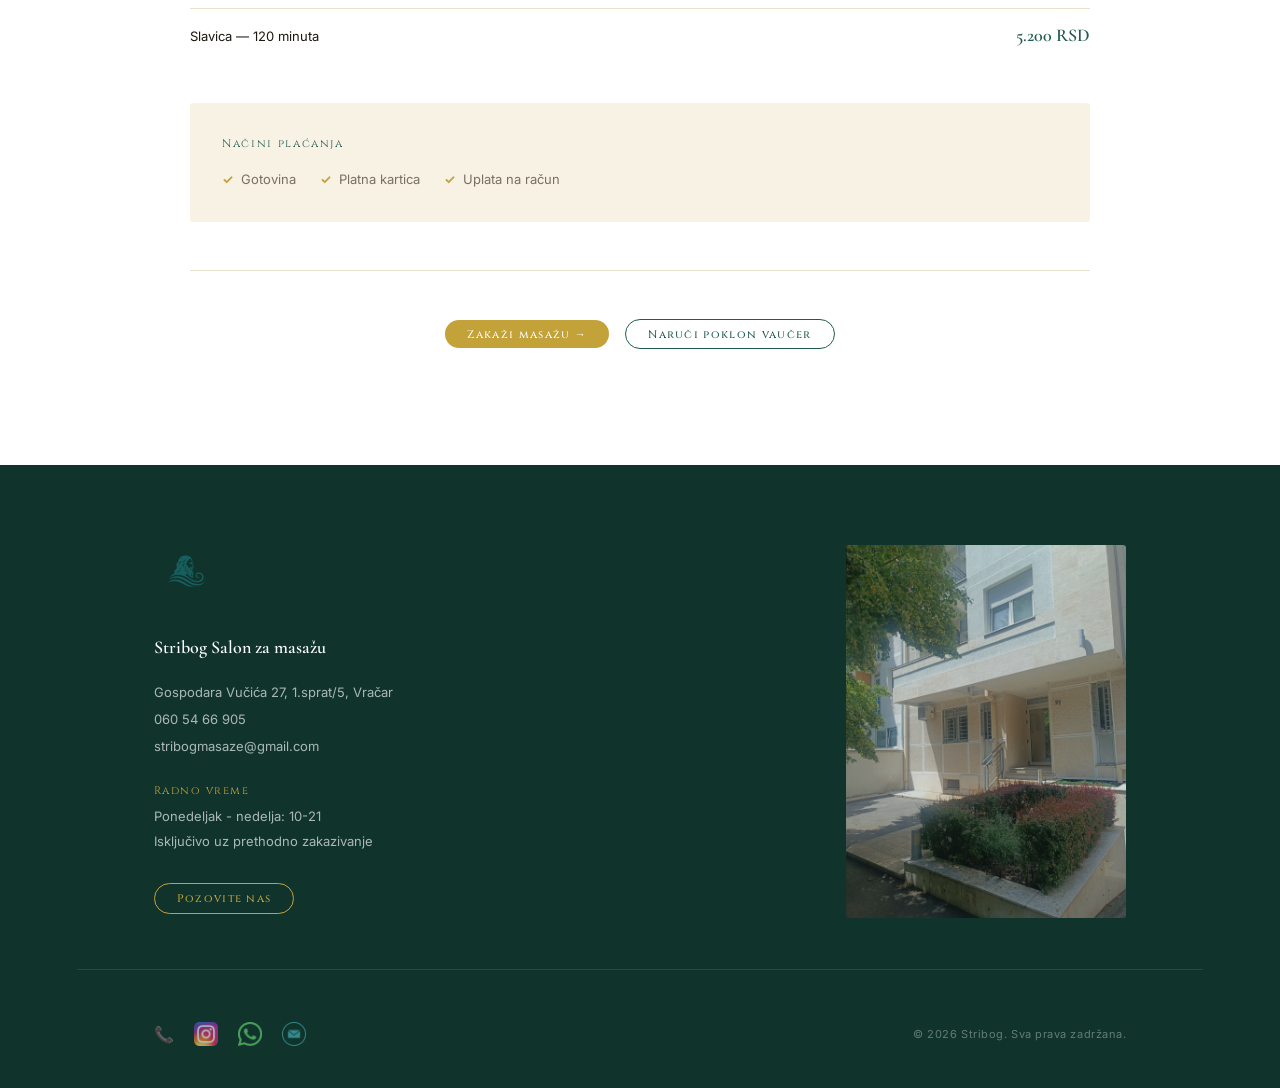
<file: cenovnik.html>
<!DOCTYPE html>
<html lang="sr">
<head>
  <meta charset="UTF-8">
  <meta name="viewport" content="width=device-width, initial-scale=1">
  <link rel="icon" type="image/png" href="/assets/images/logo-stribog.png">
  <link rel="apple-touch-icon" sizes="180x180" href="https://www.stribogmasaze.com/assets/images/apple-touch-icon.png">
  <link rel="manifest" href="/site.webmanifest">
  <title>Cenovnik masaza — Stribog Salon za masazu Vračar</title>
  <meta name="description" content="Cenovnik svih masaza i tretmana u Stribog salonu. Popust od 10% od treceg dolaska. Vračar.">
  <link rel="canonical" href="https://www.stribogmasaze.com/cenovnik.html">
  <meta property="og:title" content="Cenovnik masaza — Stribog Salon za masazu Vračar">
  <meta property="og:image" content="assets/images/stribog-deity.png">
  <meta property="og:type" content="website">
  <meta property="og:locale" content="sr_RS">
  <link rel="stylesheet" href="css/style.css">
</head>
<body>

  <!-- ─── NAV ─── -->
  <nav class="site-nav" id="site-nav">
    <div class="site-nav__inner">
      <a href="index.html" class="site-nav__logo">
        <img src="assets/images/logo-stribog.png" alt="Stribog salon za masazu logo">
      </a>
      <div class="site-nav__links" id="nav-links">
        <a href="index.html"         class="site-nav__link">Stribog</a>
        <a href="rituali.html"       class="site-nav__link">Rituali</a>
        <a href="cenovnik.html"      class="site-nav__link site-nav__link--active">Cenovnik</a>
        <a href="poklon-vaucer.html" class="site-nav__link">Poklon vaučer</a>
        <a href="korporativne.html"  class="site-nav__link">Korporativne masaže</a>
        <a href="o-stribog.html"     class="site-nav__link">O Stribogu</a>
        <a href="kontakt.html"       class="site-nav__link">Kontakt</a>
      </div>
      <div class="site-nav__cta-wrap">
        <a href="tel:+381605466905" class="btn btn--gold">Zakaži →</a>
      </div>
      <button class="site-nav__hamburger" aria-label="Otvori meni" aria-expanded="false" aria-controls="nav-links">
        <span></span><span></span><span></span>
      </button>
    </div>
  </nav>

  <!-- ─── PAGE HERO ─── -->
  <section class="page-hero">
    <img src="assets/images/massage-person.jpg" class="page-hero__bg" alt="cenovnik masaza Stribog salon Vračar">
    <div class="page-hero__overlay"></div>
    <span class="page-hero__label">Transparentne cene</span>
    <h1 class="page-hero__title">CENOVNIK</h1>
  </section>

  <!-- ─── PRICE PAGE ─── -->
  <section class="price-page" id="usluge">
    <div class="price-page__inner">

      <div class="price-loyalty">
        <div class="price-loyalty__item">
          <div class="price-loyalty__pct">10%</div>
          <p class="price-loyalty__desc">popust od trećeg dolaska<br><small>(nakon 2 realizovana tretmana)</small></p>
        </div>
        <div class="price-loyalty__item">
          <div class="price-loyalty__pct">15%</div>
          <p class="price-loyalty__desc">popust za paket od 10 masaža<br><small>(plaćanje odjednom)</small></p>
        </div>
      </div>

      <div class="price-category">
        <h2 class="price-category__name">Relax masaža</h2>
        <div class="price-row"><span class="price-row__desc">Leđa + zadnja strana nogu (45')</span><span class="price-row__amt">3.000 RSD</span></div>
        <div class="price-row"><span class="price-row__desc">Celo telo (60')</span><span class="price-row__amt">3.400 RSD</span></div>
        <div class="price-row"><span class="price-row__desc">Celo telo + lice (75')</span><span class="price-row__amt">3.800 RSD</span></div>
      </div>

      <div class="price-category">
        <h2 class="price-category__name">Terapeutska masaža</h2>
        <div class="price-row"><span class="price-row__desc">Parcijalna (30')</span><span class="price-row__amt">2.800 RSD</span></div>
        <div class="price-row"><span class="price-row__desc">Leđa + zadnja strana nogu (45')</span><span class="price-row__amt">3.300 RSD</span></div>
        <div class="price-row"><span class="price-row__desc">Celo telo (60')</span><span class="price-row__amt">3.800 RSD</span></div>
        <div class="price-row"><span class="price-row__desc">75 minuta</span><span class="price-row__amt">4.300 RSD</span></div>
      </div>

      <div class="price-category">
        <h2 class="price-category__name">Sportska masaža</h2>
        <div class="price-row"><span class="price-row__desc">Parcijalna (30')</span><span class="price-row__amt">3.300 RSD</span></div>
        <div class="price-row"><span class="price-row__desc">Leđa + zadnja strana nogu (45')</span><span class="price-row__amt">3.800 RSD</span></div>
        <div class="price-row"><span class="price-row__desc">Celo telo (60')</span><span class="price-row__amt">4.300 RSD</span></div>
      </div>

      <div class="price-category">
        <h2 class="price-category__name">Limfna drenaža</h2>
        <div class="price-row"><span class="price-row__desc">30 minuta</span><span class="price-row__amt">2.500 RSD</span></div>
        <div class="price-row"><span class="price-row__desc">45 minuta</span><span class="price-row__amt">2.900 RSD</span></div>
        <div class="price-row"><span class="price-row__desc">30 min – paket od 10 tretmana</span><span class="price-row__amt">21.000 RSD</span></div>
        <div class="price-row"><span class="price-row__desc">45 min – paket od 10 tretmana</span><span class="price-row__amt">25.000 RSD</span></div>
      </div>

      <div class="price-category">
        <h2 class="price-category__name">Anticelulit masaža</h2>
        <div class="price-row"><span class="price-row__desc">30 minuta</span><span class="price-row__amt">2.800 RSD</span></div>
        <div class="price-row"><span class="price-row__desc">45 minuta</span><span class="price-row__amt">3.200 RSD</span></div>
        <div class="price-row"><span class="price-row__desc">50 minuta</span><span class="price-row__amt">3.300 RSD</span></div>
        <div class="price-row"><span class="price-row__desc">30 min – paket od 10 tretmana</span><span class="price-row__amt">24.000 RSD</span></div>
        <div class="price-row"><span class="price-row__desc">45 min – paket od 10 tretmana</span><span class="price-row__amt">27.000 RSD</span></div>
        <div class="price-row"><span class="price-row__desc">50 min – paket od 10 tretmana</span><span class="price-row__amt">28.000 RSD</span></div>
      </div>

      <div class="price-category">
        <h2 class="price-category__name">Maderoterapija</h2>
        <div class="price-row"><span class="price-row__desc">30 minuta</span><span class="price-row__amt">3.000 RSD</span></div>
        <div class="price-row"><span class="price-row__desc">45 minuta</span><span class="price-row__amt">3.400 RSD</span></div>
        <div class="price-row"><span class="price-row__desc">50 minuta</span><span class="price-row__amt">3.500 RSD</span></div>
        <div class="price-row"><span class="price-row__desc">30 min – paket od 10 tretmana</span><span class="price-row__amt">25.000 RSD</span></div>
        <div class="price-row"><span class="price-row__desc">45 min – paket od 10 tretmana</span><span class="price-row__amt">29.000 RSD</span></div>
        <div class="price-row"><span class="price-row__desc">50 min – paket od 10 tretmana</span><span class="price-row__amt">30.000 RSD</span></div>
      </div>

      <div class="price-category">
        <h2 class="price-category__name">Masaža lica i glave</h2>
        <div class="price-row"><span class="price-row__desc">30 minuta</span><span class="price-row__amt">2.500 RSD</span></div>
      </div>

      <div class="price-category">
        <h2 class="price-category__name">Masaža stopala</h2>
        <div class="price-row"><span class="price-row__desc">30 minuta</span><span class="price-row__amt">2.500 RSD</span></div>
      </div>

      <div class="price-category">
        <h2 class="price-category__name">Duo masaža</h2>
        <div class="price-row"><span class="price-row__desc">30 minuta</span><span class="price-row__amt">5.000 RSD</span></div>
        <div class="price-row"><span class="price-row__desc">45 minuta</span><span class="price-row__amt">5.800 RSD</span></div>
        <div class="price-row"><span class="price-row__desc">60 minuta</span><span class="price-row__amt">6.600 RSD</span></div>
        <div class="price-row"><span class="price-row__desc">75 minuta</span><span class="price-row__amt">7.400 RSD</span></div>
      </div>

      <div class="price-category">
        <h2 class="price-category__name">SPA Dani</h2>
        <div class="price-row"><span class="price-row__desc">Milica — 90 minuta</span><span class="price-row__amt">4.300 RSD</span></div>
        <div class="price-row"><span class="price-row__desc">Dragica — 100 minuta</span><span class="price-row__amt">4.800 RSD</span></div>
        <div class="price-row"><span class="price-row__desc">Slavica — 120 minuta</span><span class="price-row__amt">5.200 RSD</span></div>
      </div>

      <div class="price-methods">
        <p class="price-methods__title">Načini plaćanja</p>
        <ul class="price-methods__list">
          <li>Gotovina</li>
          <li>Platna kartica</li>
          <li>Uplata na račun</li>
        </ul>
      </div>

      <div class="price-cta">
        <div class="btn-group" style="justify-content:center;">
          <a href="tel:+381605466905" class="btn btn--gold">Zakaži masažu →</a>
          <a href="poklon-vaucer.html" class="btn btn--outline">Naruči poklon vaučer</a>
        </div>
      </div>

    </div>
  </section>

  <!-- ─── FOOTER ─── -->
  <footer class="site-footer">
    <div class="site-footer__top container">
      <div>
        <div class="site-footer__logo"><img src="assets/images/logo-stribog.png" alt="Stribog salon za masazu"></div>
        <p class="site-footer__salon">Stribog Salon za masažu</p>
        <address class="site-footer__address">
          <p>Gospodara Vučića 27, 1.sprat/5, Vračar</p>
          <a href="tel:+381605466905">060 54 66 905</a>
          <a href="mailto:stribogmasaze@gmail.com">stribogmasaze@gmail.com</a>
        </address>
        <div class="site-footer__hours">
          <span class="site-footer__hours-label">Radno vreme</span>
          <p>Ponedeljak - nedelja: 10-21</p>
          <p>Isključivo uz prethodno zakazivanje</p>
        </div>
        <a href="tel:+381605466905" class="btn btn--outline-gold site-footer__cta">Pozovite nas</a>
      </div>
      <div class="site-footer__media"><img src="assets/images/doorway.jpg" alt="ulaz u Stribog salon za masazu"></div>
    </div>
    <div class="site-footer__bottom container">
      <div class="site-footer__social">
        <a href="tel:+381605466905" aria-label="Pozovite nas">📞</a>
        <a href="https://www.instagram.com/stribogmasaze" target="_blank" rel="noopener" aria-label="Instagram"><img src="assets/images/icon-instagram.png" alt="Instagram"></a>
        <a href="https://wa.me/381605466905" target="_blank" rel="noopener" aria-label="WhatsApp"><img src="assets/images/icon-whatsapp.png" alt="WhatsApp"></a>
        <a href="mailto:stribogmasaze@gmail.com" aria-label="E-mail"><img src="assets/images/icon-email.png" alt="E-mail"></a>
      </div>
      <p class="site-footer__copy">© 2026 Stribog. Sva prava zadržana.</p>
    </div>
  </footer>

  <a href="https://wa.me/381605466905" target="_blank" rel="noopener" class="float-wa" aria-label="WhatsApp">
    <svg viewBox="0 0 24 24" fill="white"><path d="M17.472 14.382c-.297-.149-1.758-.867-2.03-.967-.273-.099-.471-.148-.67.15-.197.297-.767.966-.94 1.164-.173.199-.347.223-.644.075-.297-.15-1.255-.463-2.39-1.475-.883-.788-1.48-1.761-1.653-2.059-.173-.297-.018-.458.13-.606.134-.133.298-.347.446-.52.149-.174.198-.298.298-.497.099-.198.05-.371-.025-.52-.075-.149-.669-1.612-.916-2.207-.242-.579-.487-.5-.669-.51-.173-.008-.371-.01-.57-.01-.198 0-.52.074-.792.372-.272.297-1.04 1.016-1.04 2.479 0 1.462 1.065 2.875 1.213 3.074.149.198 2.096 3.2 5.077 4.487.709.306 1.262.489 1.694.625.712.227 1.36.195 1.871.118.571-.085 1.758-.719 2.006-1.413.248-.694.248-1.289.173-1.413-.074-.124-.272-.198-.57-.347m-5.421 7.403h-.004a9.87 9.87 0 01-5.031-1.378l-.361-.214-3.741.982.998-3.648-.235-.374a9.86 9.86 0 01-1.51-5.26c.001-5.45 4.436-9.884 9.888-9.884 2.64 0 5.122 1.03 6.988 2.898a9.825 9.825 0 012.893 6.994c-.003 5.45-4.437 9.884-9.885 9.884m8.413-18.297A11.815 11.815 0 0012.05 0C5.495 0 .16 5.335.157 11.892c0 2.096.547 4.142 1.588 5.945L.057 24l6.305-1.654a11.882 11.882 0 005.683 1.448h.005c6.554 0 11.89-5.335 11.893-11.893a11.821 11.821 0 00-3.48-8.413z"/></svg>
  </a>

  <script src="js/main.js"></script>
</body>
</html>
</file>
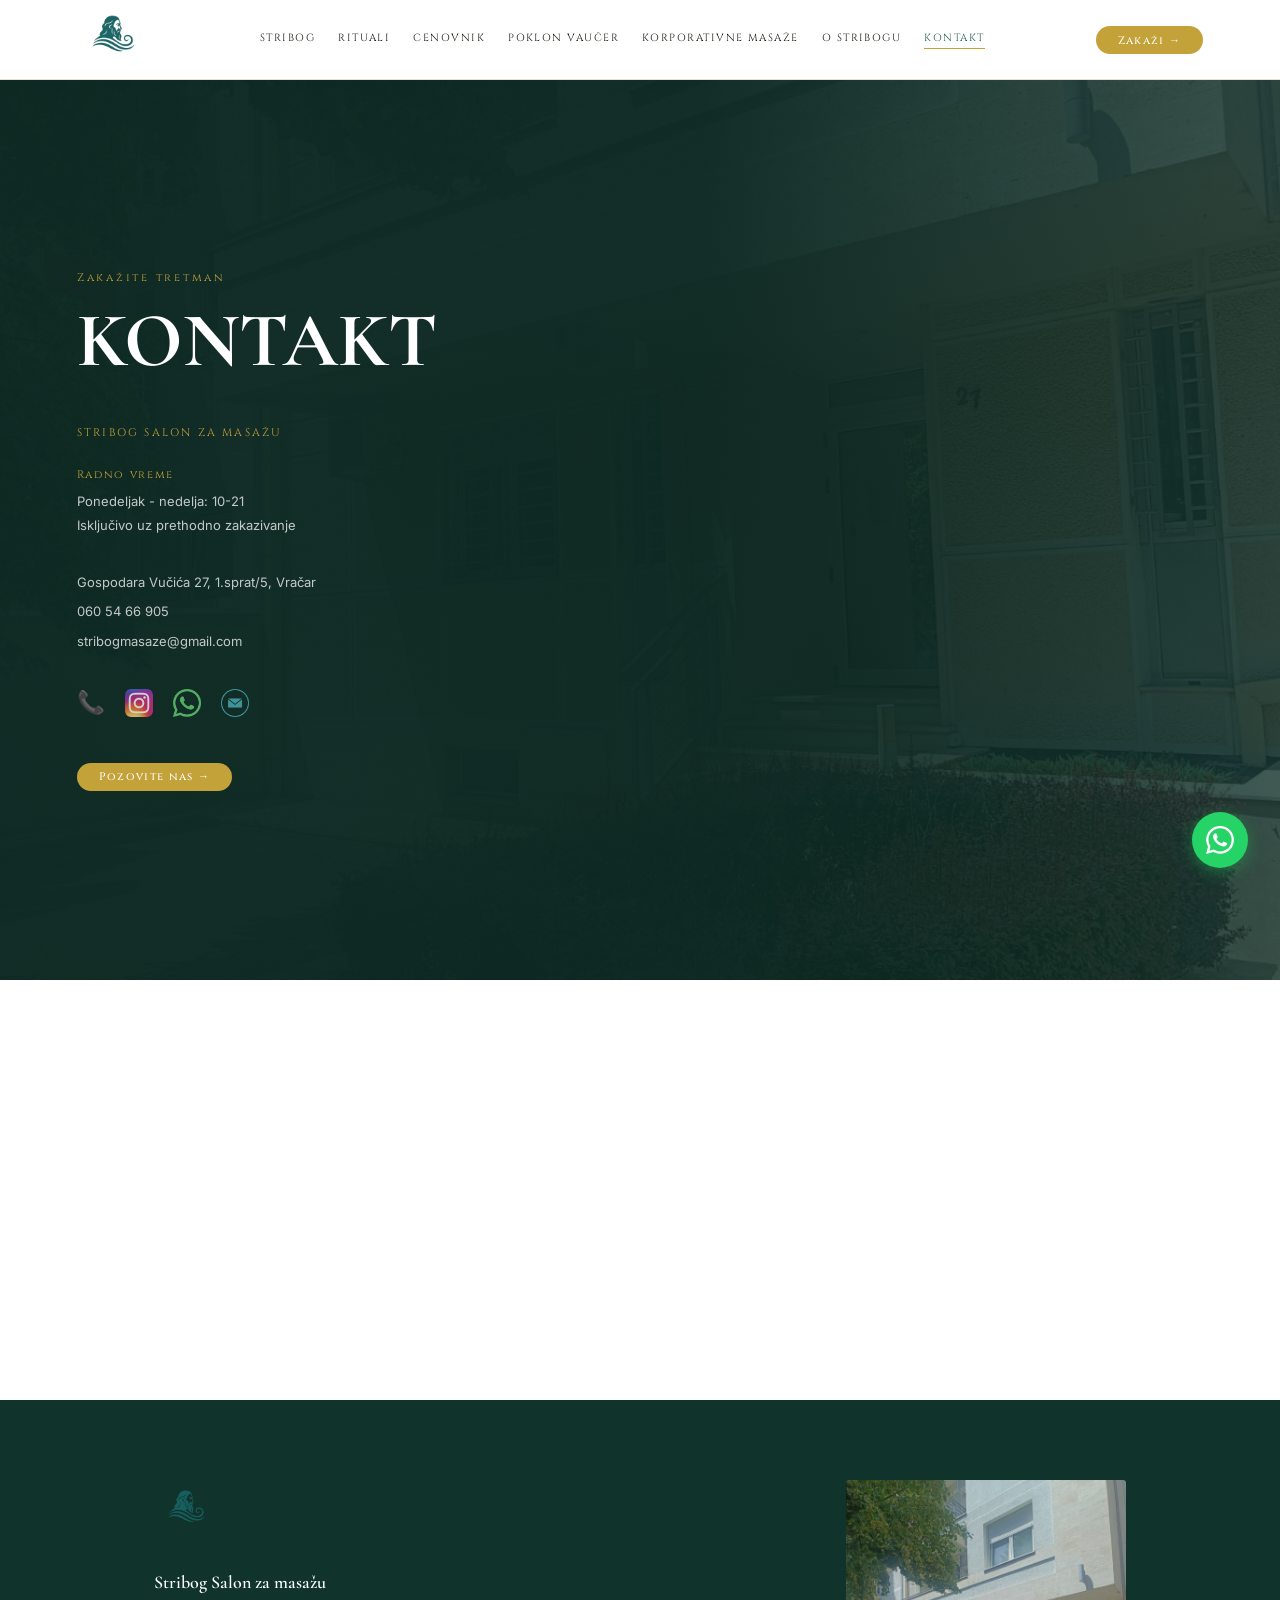
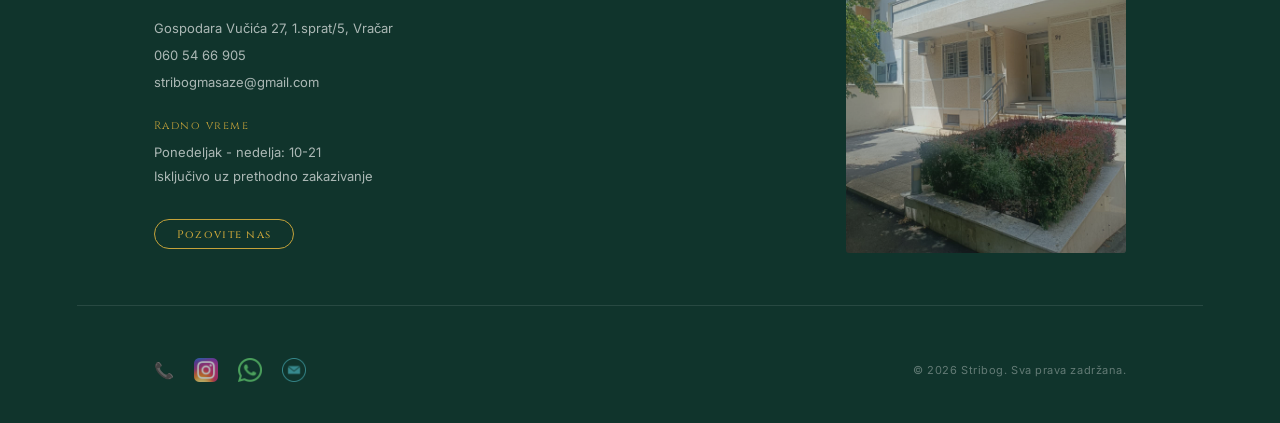
<file: kontakt.html>
<!DOCTYPE html>
<html lang="sr">
<head>
  <meta charset="UTF-8">
  <meta name="viewport" content="width=device-width, initial-scale=1">
  <link rel="icon" type="image/png" href="/assets/images/logo-stribog.png">
  <link rel="apple-touch-icon" sizes="180x180" href="https://www.stribogmasaze.com/assets/images/apple-touch-icon.png">
  <link rel="manifest" href="/site.webmanifest">
  <title>Kontakt — Stribog Salon za masazu | Vračar</title>
  <meta name="description" content="Zakazite masazu. Adresa: Gospodara Vučića 27, 1.sprat/5, Vračar. Tel: 060 54 66 905. Radno vreme: ponedeljak - nedelja 10-21h, isključivo uz prethodno zakazivanje.">
  <link rel="canonical" href="https://www.stribogmasaze.com/kontakt.html">
  <meta property="og:title" content="Kontakt — Stribog Salon za masazu | Vračar">
  <meta property="og:image" content="assets/images/kontakt-bg.jpg">
  <meta property="og:type" content="website">
  <meta property="og:locale" content="sr_RS">
  <link rel="stylesheet" href="css/style.css">
</head>
<body>

  <!-- ─── NAV ─── -->
  <nav class="site-nav" id="site-nav">
    <div class="site-nav__inner">
      <a href="index.html" class="site-nav__logo">
        <img src="assets/images/logo-stribog.png" alt="Stribog salon za masazu logo">
      </a>
      <div class="site-nav__links" id="nav-links">
        <a href="index.html"         class="site-nav__link">Stribog</a>
        <a href="rituali.html"       class="site-nav__link">Rituali</a>
        <a href="cenovnik.html"      class="site-nav__link">Cenovnik</a>
        <a href="poklon-vaucer.html" class="site-nav__link">Poklon vaučer</a>
        <a href="korporativne.html"  class="site-nav__link">Korporativne masaže</a>
        <a href="o-stribog.html"     class="site-nav__link">O Stribogu</a>
        <a href="kontakt.html"       class="site-nav__link site-nav__link--active">Kontakt</a>
      </div>
      <div class="site-nav__cta-wrap">
        <a href="tel:+381605466905" class="btn btn--gold">Zakaži →</a>
      </div>
      <button class="site-nav__hamburger" aria-label="Otvori meni" aria-expanded="false" aria-controls="nav-links">
        <span></span><span></span><span></span>
      </button>
    </div>
  </nav>


  <!-- ─── CONTACT HERO ─── -->
  <section class="contact-hero">
    <img src="assets/images/kontakt-bg.jpg" class="contact-hero__bg" alt="Stribog salon za masazu kontakt Vračar">

    <div class="contact-panel">
      <span class="contact-panel__label">Zakažite tretman</span>
      <h1 class="contact-panel__title">KONTAKT</h1>

      <p class="contact-panel__salon">Stribog Salon za masažu</p>

      <span class="contact-panel__hours-label">Radno vreme</span>
      <p class="contact-panel__hours-row">Ponedeljak - nedelja: 10-21</p>
      <p class="contact-panel__hours-row">Isključivo uz prethodno zakazivanje</p>

      <address>
        <p>Gospodara Vučića 27, 1.sprat/5, Vračar</p>
        <a href="tel:+381605466905">060 54 66 905</a>
        <a href="mailto:stribogmasaze@gmail.com">stribogmasaze@gmail.com</a>
      </address>

      <div class="contact-panel__social">
        <a href="tel:+381605466905" class="contact-panel__social-phone" aria-label="Pozovite nas">📞</a>
        <a href="https://www.instagram.com/stribogmasaze" target="_blank" rel="noopener" aria-label="Instagram">
          <img src="assets/images/icon-instagram.png" alt="Instagram">
        </a>
        <a href="https://wa.me/381605466905" target="_blank" rel="noopener" aria-label="WhatsApp">
          <img src="assets/images/icon-whatsapp.png" alt="WhatsApp">
        </a>
        <a href="mailto:stribogmasaze@gmail.com" aria-label="E-mail">
          <img src="assets/images/icon-email.png" alt="E-mail">
        </a>
      </div>

      <div class="contact-panel__cta">
        <a href="tel:+381605466905" class="btn btn--gold">Pozovite nas →</a>
      </div>
    </div>
  </section>


  <!-- ─── MAP ─── -->
  <div class="site-map">
    <iframe
      src="https://maps.google.com/maps?q=Gospodara+Vucica+27,+Vracar,+Beograd,+Serbia&output=embed&z=16"
      width="100%" height="420" style="border:0; display:block;"
      loading="lazy" allowfullscreen
      title="Lokacija Stribog salona za masazu — Vračar">
    </iframe>
  </div>


  <!-- ─── FOOTER ─── -->
  <footer class="site-footer">
    <div class="site-footer__top container">
      <div>
        <div class="site-footer__logo"><img src="assets/images/logo-stribog.png" alt="Stribog salon za masazu"></div>
        <p class="site-footer__salon">Stribog Salon za masažu</p>
        <address class="site-footer__address">
          <p>Gospodara Vučića 27, 1.sprat/5, Vračar</p>
          <a href="tel:+381605466905">060 54 66 905</a>
          <a href="mailto:stribogmasaze@gmail.com">stribogmasaze@gmail.com</a>
        </address>
        <div class="site-footer__hours">
          <span class="site-footer__hours-label">Radno vreme</span>
          <p>Ponedeljak - nedelja: 10-21</p>
          <p>Isključivo uz prethodno zakazivanje</p>
        </div>
        <a href="tel:+381605466905" class="btn btn--outline-gold site-footer__cta">Pozovite nas</a>
      </div>
      <div class="site-footer__media"><img src="assets/images/doorway.jpg" alt="ulaz u Stribog salon za masazu"></div>
    </div>
    <div class="site-footer__bottom container">
      <div class="site-footer__social">
        <a href="tel:+381605466905" aria-label="Pozovite nas">📞</a>
        <a href="https://www.instagram.com/stribogmasaze" target="_blank" rel="noopener" aria-label="Instagram"><img src="assets/images/icon-instagram.png" alt="Instagram"></a>
        <a href="https://wa.me/381605466905" target="_blank" rel="noopener" aria-label="WhatsApp"><img src="assets/images/icon-whatsapp.png" alt="WhatsApp"></a>
        <a href="mailto:stribogmasaze@gmail.com" aria-label="E-mail"><img src="assets/images/icon-email.png" alt="E-mail"></a>
      </div>
      <p class="site-footer__copy">© 2026 Stribog. Sva prava zadržana.</p>
    </div>
  </footer>

  <a href="https://wa.me/381605466905" target="_blank" rel="noopener" class="float-wa" aria-label="WhatsApp">
    <svg viewBox="0 0 24 24" fill="white"><path d="M17.472 14.382c-.297-.149-1.758-.867-2.03-.967-.273-.099-.471-.148-.67.15-.197.297-.767.966-.94 1.164-.173.199-.347.223-.644.075-.297-.15-1.255-.463-2.39-1.475-.883-.788-1.48-1.761-1.653-2.059-.173-.297-.018-.458.13-.606.134-.133.298-.347.446-.52.149-.174.198-.298.298-.497.099-.198.05-.371-.025-.52-.075-.149-.669-1.612-.916-2.207-.242-.579-.487-.5-.669-.51-.173-.008-.371-.01-.57-.01-.198 0-.52.074-.792.372-.272.297-1.04 1.016-1.04 2.479 0 1.462 1.065 2.875 1.213 3.074.149.198 2.096 3.2 5.077 4.487.709.306 1.262.489 1.694.625.712.227 1.36.195 1.871.118.571-.085 1.758-.719 2.006-1.413.248-.694.248-1.289.173-1.413-.074-.124-.272-.198-.57-.347m-5.421 7.403h-.004a9.87 9.87 0 01-5.031-1.378l-.361-.214-3.741.982.998-3.648-.235-.374a9.86 9.86 0 01-1.51-5.26c.001-5.45 4.436-9.884 9.888-9.884 2.64 0 5.122 1.03 6.988 2.898a9.825 9.825 0 012.893 6.994c-.003 5.45-4.437 9.884-9.885 9.884m8.413-18.297A11.815 11.815 0 0012.05 0C5.495 0 .16 5.335.157 11.892c0 2.096.547 4.142 1.588 5.945L.057 24l6.305-1.654a11.882 11.882 0 005.683 1.448h.005c6.554 0 11.89-5.335 11.893-11.893a11.821 11.821 0 00-3.48-8.413z"/></svg>
  </a>

  <script src="js/main.js"></script>
</body>
</html>
</file>
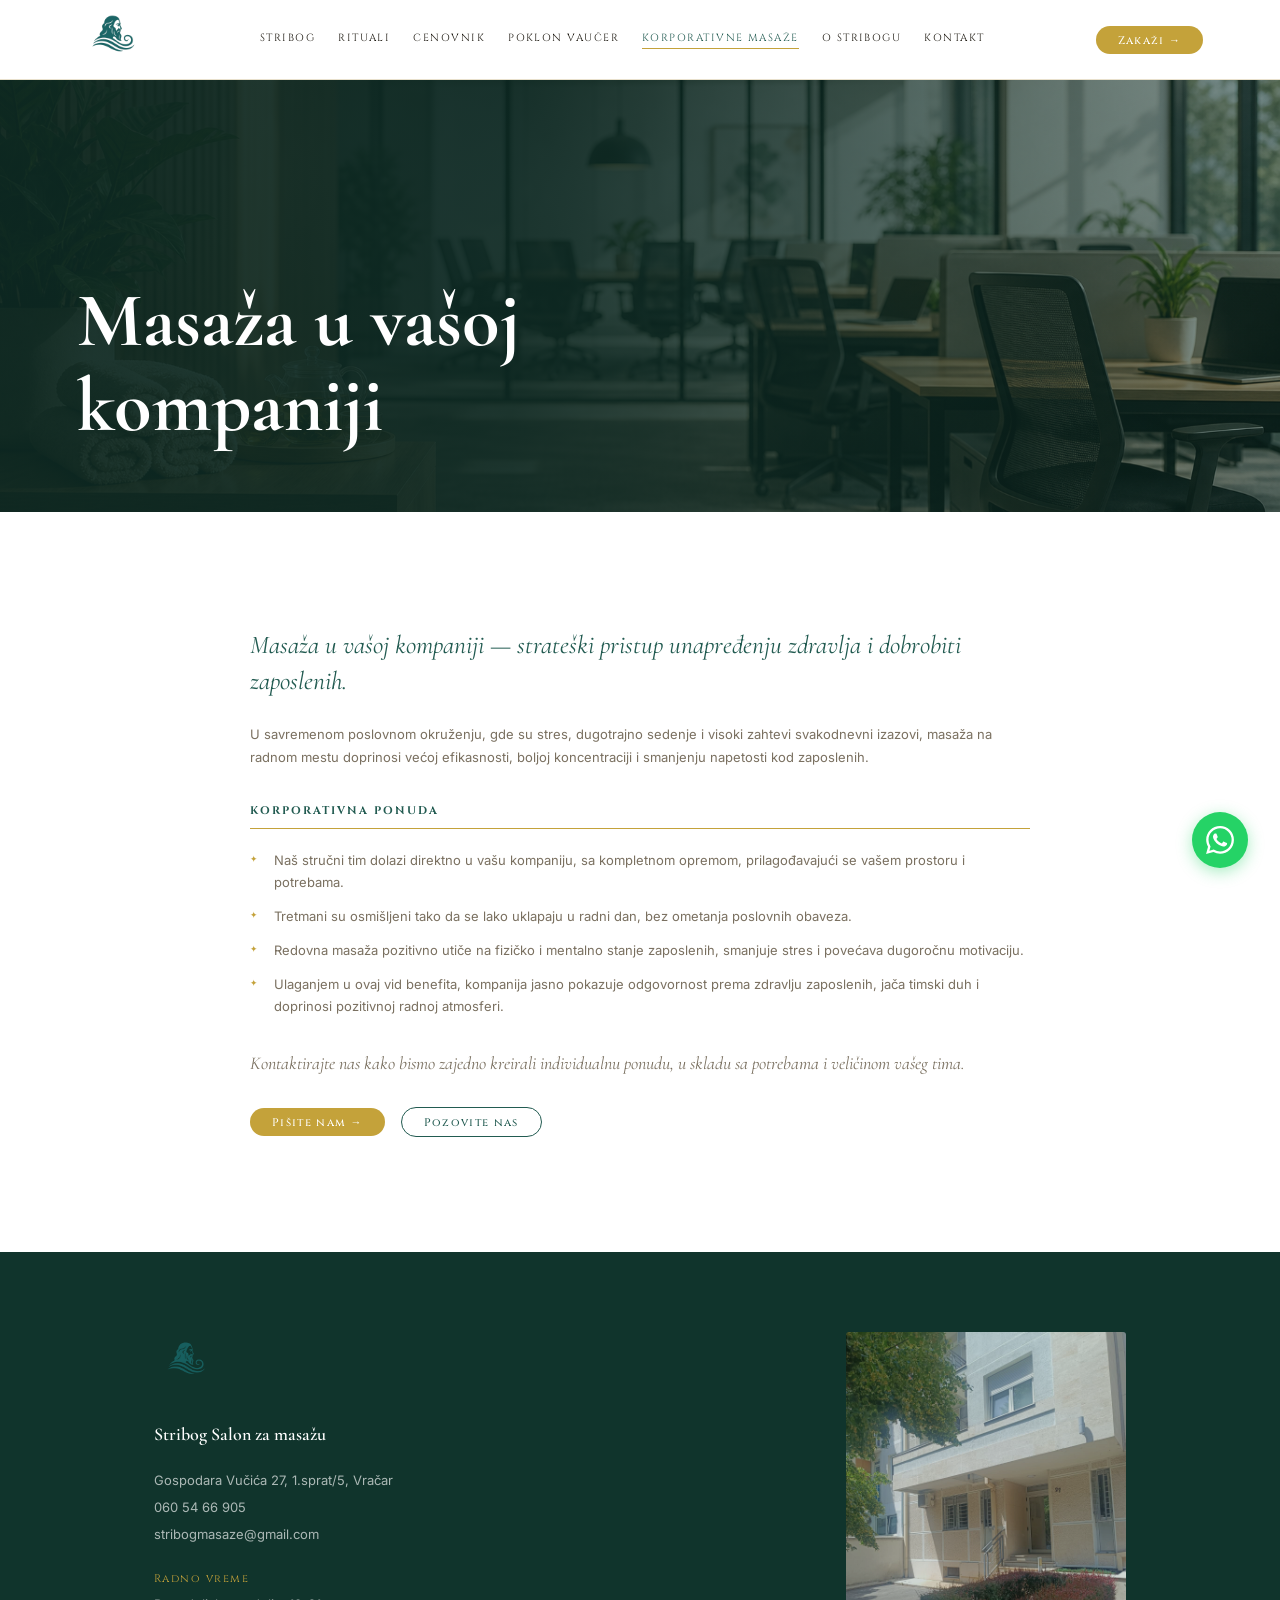
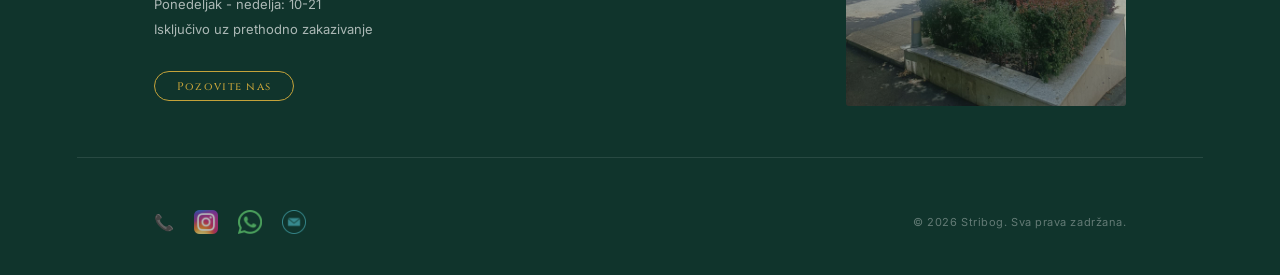
<file: korporativne.html>
<!DOCTYPE html>
<html lang="sr">
<head>
  <meta charset="UTF-8">
  <meta name="viewport" content="width=device-width, initial-scale=1">
  <link rel="icon" type="image/png" href="/assets/images/logo-stribog.png">
  <link rel="apple-touch-icon" sizes="180x180" href="https://www.stribogmasaze.com/assets/images/apple-touch-icon.png">
  <link rel="manifest" href="/site.webmanifest">
  <title>Masaza u kompaniji — Korporativne masaze Vračar | Stribog</title>
  <meta name="description" content="Masaza na radnom mestu za zaposlene. Stribog tim dolazi u vashu kompaniju sa opremom. Individualna ponuda za timove. Vračar.">
  <link rel="canonical" href="https://www.stribogmasaze.com/korporativne.html">
  <meta property="og:title" content="Masaza u kompaniji — Korporativne masaze Vračar | Stribog">
  <meta property="og:image" content="assets/images/office-hero.jpg">
  <meta property="og:type" content="website">
  <meta property="og:locale" content="sr_RS">
  <link rel="stylesheet" href="css/style.css">
</head>
<body>

  <!-- ─── NAV ─── -->
  <nav class="site-nav" id="site-nav">
    <div class="site-nav__inner">
      <a href="index.html" class="site-nav__logo">
        <img src="assets/images/logo-stribog.png" alt="Stribog salon za masazu logo">
      </a>
      <div class="site-nav__links" id="nav-links">
        <a href="index.html"         class="site-nav__link">Stribog</a>
        <a href="rituali.html"       class="site-nav__link">Rituali</a>
        <a href="cenovnik.html"      class="site-nav__link">Cenovnik</a>
        <a href="poklon-vaucer.html" class="site-nav__link">Poklon vaučer</a>
        <a href="korporativne.html"  class="site-nav__link site-nav__link--active">Korporativne masaže</a>
        <a href="o-stribog.html"     class="site-nav__link">O Stribogu</a>
        <a href="kontakt.html"       class="site-nav__link">Kontakt</a>
      </div>
      <div class="site-nav__cta-wrap">
        <a href="tel:+381605466905" class="btn btn--gold">Zakaži →</a>
      </div>
      <button class="site-nav__hamburger" aria-label="Otvori meni" aria-expanded="false" aria-controls="nav-links">
        <span></span><span></span><span></span>
      </button>
    </div>
  </nav>


  <!-- ─── CORP HERO ─── -->
  <div class="corp-hero">
    <img src="assets/images/office-hero.jpg" class="corp-hero__img" alt="masaza u kompaniji korporativne masaze Beograd">
    <div class="corp-hero__overlay">
      <h1 class="corp-hero__title">Masaža u vašoj kompaniji</h1>
    </div>
  </div>


  <!-- ─── CORP CONTENT ─── -->
  <section class="corp-content">
    <div class="corp-content__inner">

      <p class="corp-content__lead">Masaža u vašoj kompaniji — strateški pristup unapređenju zdravlja i dobrobiti zaposlenih.</p>

      <p class="corp-content__text">U savremenom poslovnom okruženju, gde su stres, dugotrajno sedenje i visoki zahtevi svakodnevni izazovi, masaža na radnom mestu doprinosi većoj efikasnosti, boljoj koncentraciji i smanjenju napetosti kod zaposlenih.</p>

      <h2 class="corp-content__heading">Korporativna ponuda</h2>

      <ul class="corp-content__list">
        <li>Naš stručni tim dolazi direktno u vašu kompaniju, sa kompletnom opremom, prilagođavajući se vašem prostoru i potrebama.</li>
        <li>Tretmani su osmišljeni tako da se lako uklapaju u radni dan, bez ometanja poslovnih obaveza.</li>
        <li>Redovna masaža pozitivno utiče na fizičko i mentalno stanje zaposlenih, smanjuje stres i povećava dugoročnu motivaciju.</li>
        <li>Ulaganjem u ovaj vid benefita, kompanija jasno pokazuje odgovornost prema zdravlju zaposlenih, jača timski duh i doprinosi pozitivnoj radnoj atmosferi.</li>
      </ul>

      <p class="corp-content__cta-text">Kontaktirajte nas kako bismo zajedno kreirali individualnu ponudu, u skladu sa potrebama i veličinom vašeg tima.</p>

      <div class="btn-group">
        <a href="mailto:stribogmasaze@gmail.com" class="btn btn--gold">Pišite nam →</a>
        <a href="tel:+381605466905" class="btn btn--outline">Pozovite nas</a>
      </div>

    </div>
  </section>


  <!-- ─── FOOTER ─── -->
  <footer class="site-footer">
    <div class="site-footer__top container">
      <div>
        <div class="site-footer__logo"><img src="assets/images/logo-stribog.png" alt="Stribog salon za masazu"></div>
        <p class="site-footer__salon">Stribog Salon za masažu</p>
        <address class="site-footer__address">
          <p>Gospodara Vučića 27, 1.sprat/5, Vračar</p>
          <a href="tel:+381605466905">060 54 66 905</a>
          <a href="mailto:stribogmasaze@gmail.com">stribogmasaze@gmail.com</a>
        </address>
        <div class="site-footer__hours">
          <span class="site-footer__hours-label">Radno vreme</span>
          <p>Ponedeljak - nedelja: 10-21</p>
          <p>Isključivo uz prethodno zakazivanje</p>
        </div>
        <a href="tel:+381605466905" class="btn btn--outline-gold site-footer__cta">Pozovite nas</a>
      </div>
      <div class="site-footer__media"><img src="assets/images/doorway.jpg" alt="ulaz u Stribog salon za masazu"></div>
    </div>
    <div class="site-footer__bottom container">
      <div class="site-footer__social">
        <a href="tel:+381605466905" aria-label="Pozovite nas">📞</a>
        <a href="https://www.instagram.com/stribogmasaze" target="_blank" rel="noopener" aria-label="Instagram"><img src="assets/images/icon-instagram.png" alt="Instagram"></a>
        <a href="https://wa.me/381605466905" target="_blank" rel="noopener" aria-label="WhatsApp"><img src="assets/images/icon-whatsapp.png" alt="WhatsApp"></a>
        <a href="mailto:stribogmasaze@gmail.com" aria-label="E-mail"><img src="assets/images/icon-email.png" alt="E-mail"></a>
      </div>
      <p class="site-footer__copy">© 2026 Stribog. Sva prava zadržana.</p>
    </div>
  </footer>

  <a href="https://wa.me/381605466905" target="_blank" rel="noopener" class="float-wa" aria-label="WhatsApp">
    <svg viewBox="0 0 24 24" fill="white"><path d="M17.472 14.382c-.297-.149-1.758-.867-2.03-.967-.273-.099-.471-.148-.67.15-.197.297-.767.966-.94 1.164-.173.199-.347.223-.644.075-.297-.15-1.255-.463-2.39-1.475-.883-.788-1.48-1.761-1.653-2.059-.173-.297-.018-.458.13-.606.134-.133.298-.347.446-.52.149-.174.198-.298.298-.497.099-.198.05-.371-.025-.52-.075-.149-.669-1.612-.916-2.207-.242-.579-.487-.5-.669-.51-.173-.008-.371-.01-.57-.01-.198 0-.52.074-.792.372-.272.297-1.04 1.016-1.04 2.479 0 1.462 1.065 2.875 1.213 3.074.149.198 2.096 3.2 5.077 4.487.709.306 1.262.489 1.694.625.712.227 1.36.195 1.871.118.571-.085 1.758-.719 2.006-1.413.248-.694.248-1.289.173-1.413-.074-.124-.272-.198-.57-.347m-5.421 7.403h-.004a9.87 9.87 0 01-5.031-1.378l-.361-.214-3.741.982.998-3.648-.235-.374a9.86 9.86 0 01-1.51-5.26c.001-5.45 4.436-9.884 9.888-9.884 2.64 0 5.122 1.03 6.988 2.898a9.825 9.825 0 012.893 6.994c-.003 5.45-4.437 9.884-9.885 9.884m8.413-18.297A11.815 11.815 0 0012.05 0C5.495 0 .16 5.335.157 11.892c0 2.096.547 4.142 1.588 5.945L.057 24l6.305-1.654a11.882 11.882 0 005.683 1.448h.005c6.554 0 11.89-5.335 11.893-11.893a11.821 11.821 0 00-3.48-8.413z"/></svg>
  </a>

  <script src="js/main.js"></script>
</body>
</html>
</file>
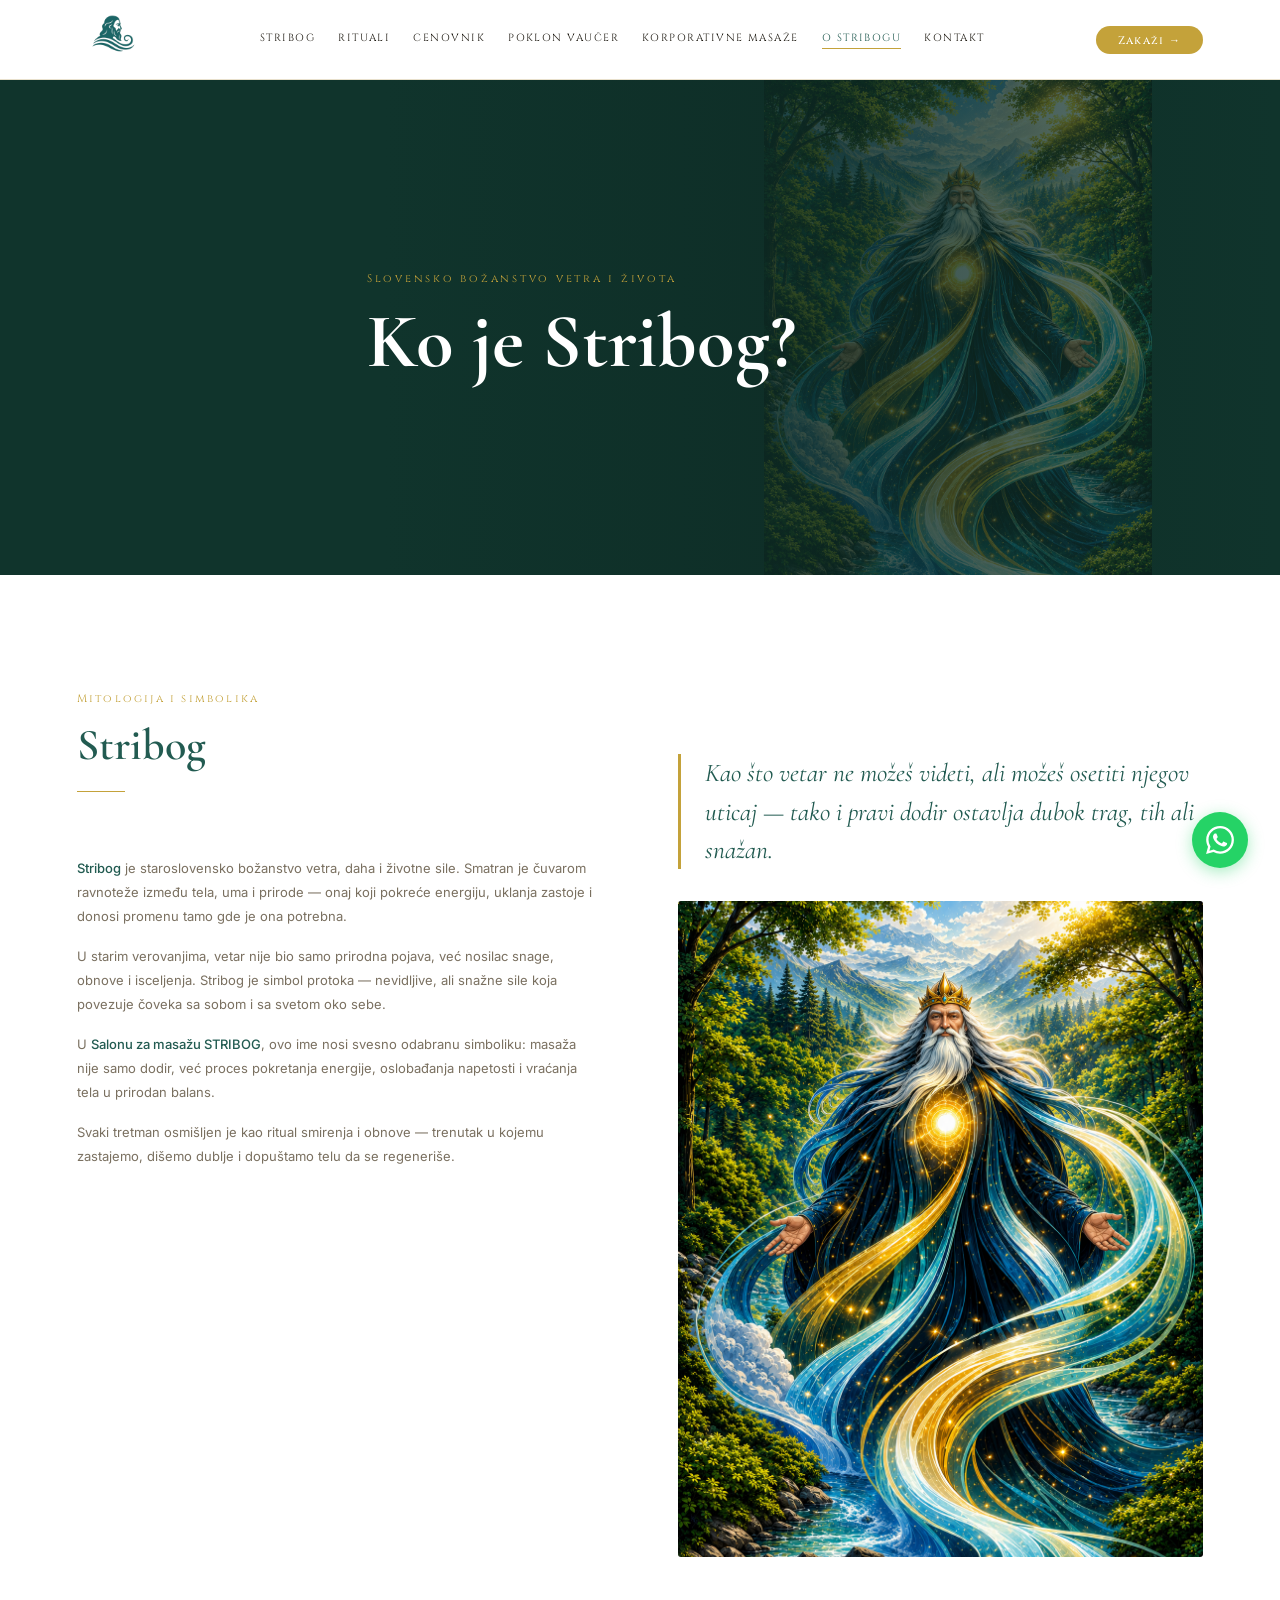
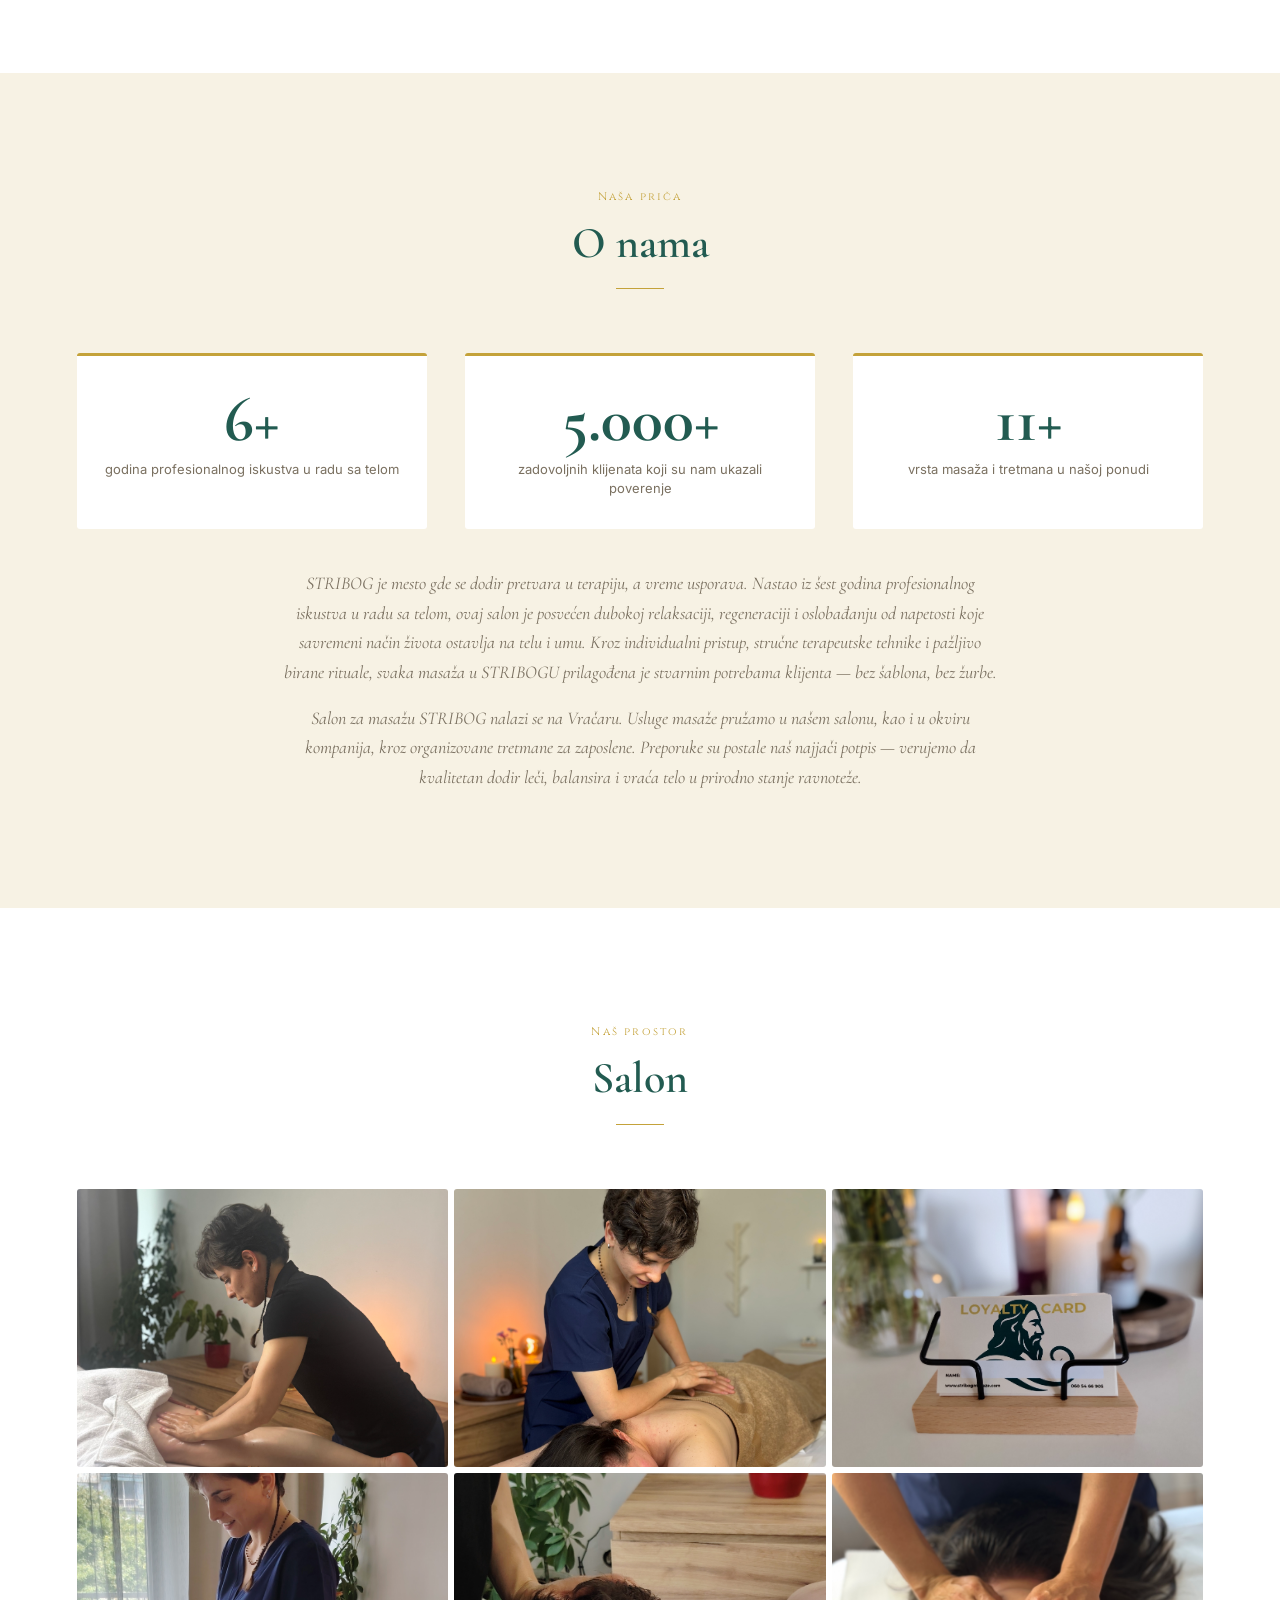
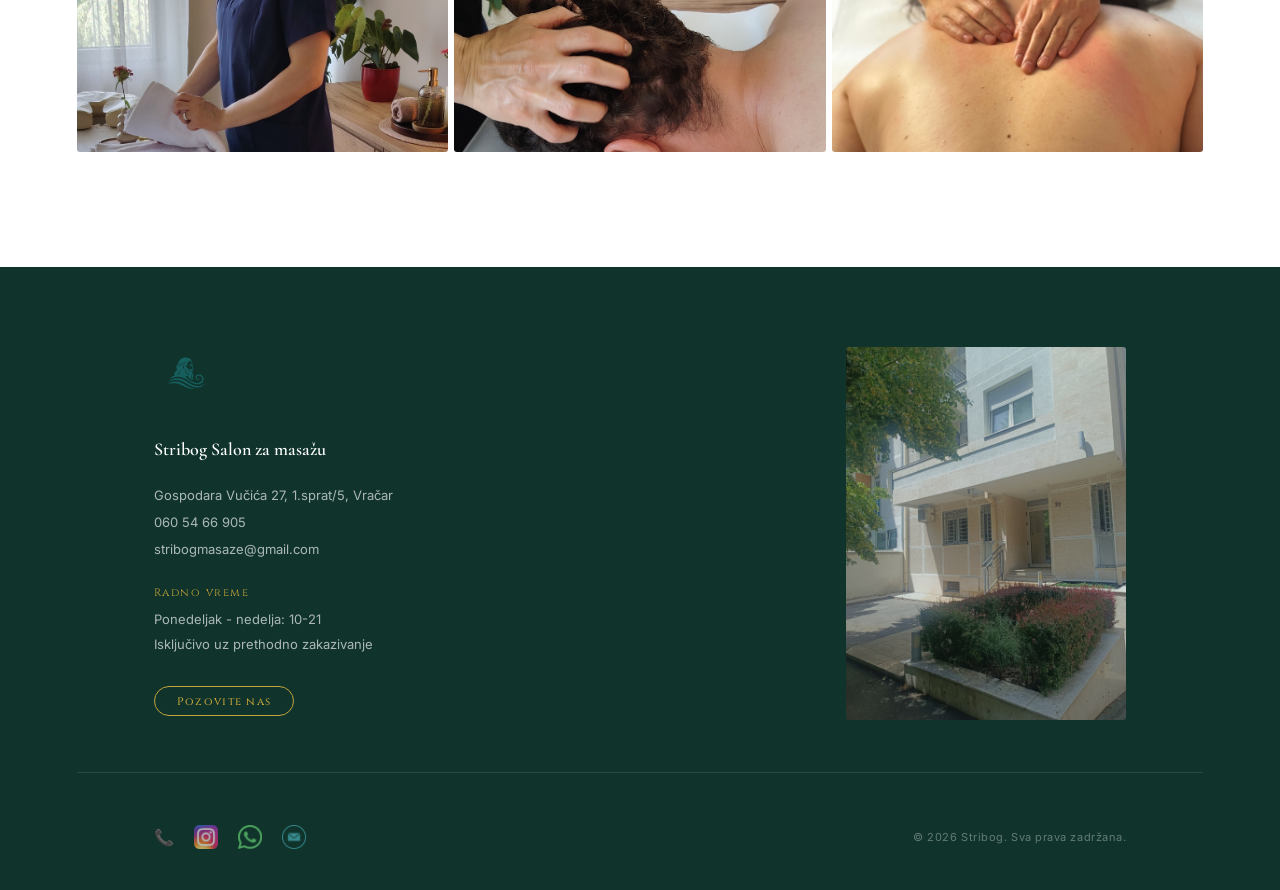
<file: o-stribog.html>
<!DOCTYPE html>
<html lang="sr">
<head>
  <meta charset="UTF-8">
  <meta name="viewport" content="width=device-width, initial-scale=1">
  <link rel="icon" type="image/png" href="/assets/images/logo-stribog.png">
  <link rel="apple-touch-icon" sizes="180x180" href="https://www.stribogmasaze.com/assets/images/apple-touch-icon.png">
  <link rel="manifest" href="/site.webmanifest">
  <title>Ko je Stribog — O nama | Salon za masazu Vračar</title>
  <meta name="description" content="Stribog je slovensko bozanstvo vetra i zivotne sile. Salon za masazu sa 6 godina iskustva i 5000+ zadovoljnih klijenata. Vračar.">
  <link rel="canonical" href="https://www.stribogmasaze.com/o-stribog.html">
  <meta property="og:title" content="Ko je Stribog — O nama | Salon za masazu Vračar">
  <meta property="og:image" content="assets/images/stribog-deity.png">
  <meta property="og:type" content="website">
  <meta property="og:locale" content="sr_RS">
  <link rel="stylesheet" href="css/style.css">
</head>
<body>

  <!-- ─── NAV ─── -->
  <nav class="site-nav" id="site-nav">
    <div class="site-nav__inner">
      <a href="index.html" class="site-nav__logo">
        <img src="assets/images/logo-stribog.png" alt="Stribog salon za masazu logo">
      </a>
      <div class="site-nav__links" id="nav-links">
        <a href="index.html"         class="site-nav__link">Stribog</a>
        <a href="rituali.html"       class="site-nav__link">Rituali</a>
        <a href="cenovnik.html"      class="site-nav__link">Cenovnik</a>
        <a href="poklon-vaucer.html" class="site-nav__link">Poklon vaučer</a>
        <a href="korporativne.html"  class="site-nav__link">Korporativne masaže</a>
        <a href="o-stribog.html"     class="site-nav__link site-nav__link--active">O Stribogu</a>
        <a href="kontakt.html"       class="site-nav__link">Kontakt</a>
      </div>
      <div class="site-nav__cta-wrap">
        <a href="tel:+381605466905" class="btn btn--gold">Zakaži →</a>
      </div>
      <button class="site-nav__hamburger" aria-label="Otvori meni" aria-expanded="false" aria-controls="nav-links">
        <span></span><span></span><span></span>
      </button>
    </div>
  </nav>


  <!-- ─── ABOUT HERO ─── -->
  <section class="about-hero">
    <img src="assets/images/stribog-deity-forest.png" class="about-hero__deity" alt="" aria-hidden="true">
    <div class="about-hero__content">
      <span class="about-hero__label">Slovensko božanstvo vetra i života</span>
      <h1 class="about-hero__title">Ko je Stribog?</h1>
    </div>
  </section>


  <!-- ─── MYTHOLOGY ─── -->
  <section class="myth">
    <div class="myth__inner">

      <div class="myth__body">
        <div class="sect-head" style="text-align:left;">
          <span class="sect-head__label">Mitologija i simbolika</span>
          <h2 class="sect-head__title">Stribog</h2>
          <span class="sect-head__rule" style="margin-left:0;"></span>
        </div>
        <p class="myth__text"><strong>Stribog</strong> je staroslovensko božanstvo vetra, daha i životne sile. Smatran je čuvarom ravnoteže između tela, uma i prirode — onaj koji pokreće energiju, uklanja zastoje i donosi promenu tamo gde je ona potrebna.</p>
        <p class="myth__text">U starim verovanjima, vetar nije bio samo prirodna pojava, već nosilac snage, obnove i isceljenja. Stribog je simbol protoka — nevidljive, ali snažne sile koja povezuje čoveka sa sobom i sa svetom oko sebe.</p>
        <p class="myth__text">U <strong>Salonu za masažu STRIBOG</strong>, ovo ime nosi svesno odabranu simboliku: masaža nije samo dodir, već proces pokretanja energije, oslobađanja napetosti i vraćanja tela u prirodan balans.</p>
        <p class="myth__text">Svaki tretman osmišljen je kao ritual smirenja i obnove — trenutak u kojemu zastajemo, dišemo dublje i dopuštamo telu da se regeneriše.</p>
      </div>

      <div class="myth__quote-col">
        <blockquote class="myth__quote">Kao što vetar ne možeš videti, ali možeš osetiti njegov uticaj — tako i pravi dodir ostavlja dubok trag, tih ali snažan.</blockquote>
        <div class="myth__img">
          <img src="assets/images/stribog-deity-forest.png" alt="Stribog slovensko bozanstvo vetra i zivotne sile">
        </div>
      </div>

    </div>
  </section>


  <!-- ─── O NAMA ─── -->
  <section class="about-us">
    <div class="about-us__inner">
      <div class="sect-head">
        <span class="sect-head__label">Naša priča</span>
        <h2 class="sect-head__title">O nama</h2>
        <span class="sect-head__rule"></span>
      </div>

      <div class="about-us__grid">
        <div class="about-us__stat">
          <div class="about-us__stat-num">6+</div>
          <p class="about-us__stat-label">godina profesionalnog iskustva u radu sa telom</p>
        </div>
        <div class="about-us__stat">
          <div class="about-us__stat-num">5.000+</div>
          <p class="about-us__stat-label">zadovoljnih klijenata koji su nam ukazali poverenje</p>
        </div>
        <div class="about-us__stat">
          <div class="about-us__stat-num">11+</div>
          <p class="about-us__stat-label">vrsta masaža i tretmana u našoj ponudi</p>
        </div>
      </div>

      <p class="about-us__text">STRIBOG je mesto gde se dodir pretvara u terapiju, a vreme usporava. Nastao iz šest godina profesionalnog iskustva u radu sa telom, ovaj salon je posvećen dubokoj relaksaciji, regeneraciji i oslobađanju od napetosti koje savremeni način života ostavlja na telu i umu. Kroz individualni pristup, stručne terapeutske tehnike i pažljivo birane rituale, svaka masaža u STRIBOGU prilagođena je stvarnim potrebama klijenta — bez šablona, bez žurbe.</p>

      <p class="about-us__text" style="margin-top:1rem;">Salon za masažu STRIBOG nalazi se na Vračaru. Usluge masaže pružamo u našem salonu, kao i u okviru kompanija, kroz organizovane tretmane za zaposlene. Preporuke su postale naš najjači potpis — verujemo da kvalitetan dodir leči, balansira i vraća telo u prirodno stanje ravnoteže.</p>
    </div>
  </section>


  <!-- ─── GALLERY ─── -->
  <section class="about-gallery">
    <div class="about-gallery__inner">
      <div class="sect-head">
        <span class="sect-head__label">Naš prostor</span>
        <h2 class="sect-head__title">Salon</h2>
        <span class="sect-head__rule"></span>
      </div>
      <div class="about-gallery__grid">
        <div><img class="about-gallery__img--madero" src="assets/images/about-gallery-madero.jpeg" alt="maderoterapija u Stribog salonu Vračar"></div>
        <div><img class="about-gallery__img--massage-room" src="assets/images/about-gallery-massage-room.jpeg" alt="masaža u Stribog salonu Vračar"></div>
        <div><img class="about-gallery__img--loyalty" src="assets/images/about-gallery-loyalty-card.jpg" alt="Stribog loyalty kartica"></div>
        <div><img class="about-gallery__img--prep" src="assets/images/about-gallery-prep.jpg" alt="priprema masažnog stola u Stribog salonu"></div>
        <div><img class="about-gallery__img--head" src="assets/images/about-gallery-head-massage.jpg" alt="masaža glave u Stribog salonu"></div>
        <div><img class="about-gallery__img--back" src="assets/images/about-gallery-back-massage.jpeg" alt="terapeutska masaža leđa u Stribog salonu"></div>
      </div>
    </div>
  </section>


  <!-- ─── FOOTER ─── -->
  <footer class="site-footer">
    <div class="site-footer__top container">
      <div>
        <div class="site-footer__logo"><img src="assets/images/logo-stribog.png" alt="Stribog salon za masazu"></div>
        <p class="site-footer__salon">Stribog Salon za masažu</p>
        <address class="site-footer__address">
          <p>Gospodara Vučića 27, 1.sprat/5, Vračar</p>
          <a href="tel:+381605466905">060 54 66 905</a>
          <a href="mailto:stribogmasaze@gmail.com">stribogmasaze@gmail.com</a>
        </address>
        <div class="site-footer__hours">
          <span class="site-footer__hours-label">Radno vreme</span>
          <p>Ponedeljak - nedelja: 10-21</p>
          <p>Isključivo uz prethodno zakazivanje</p>
        </div>
        <a href="tel:+381605466905" class="btn btn--outline-gold site-footer__cta">Pozovite nas</a>
      </div>
      <div class="site-footer__media"><img src="assets/images/doorway.jpg" alt="ulaz u Stribog salon za masazu"></div>
    </div>
    <div class="site-footer__bottom container">
      <div class="site-footer__social">
        <a href="tel:+381605466905" aria-label="Pozovite nas">📞</a>
        <a href="https://www.instagram.com/stribogmasaze" target="_blank" rel="noopener" aria-label="Instagram"><img src="assets/images/icon-instagram.png" alt="Instagram"></a>
        <a href="https://wa.me/381605466905" target="_blank" rel="noopener" aria-label="WhatsApp"><img src="assets/images/icon-whatsapp.png" alt="WhatsApp"></a>
        <a href="mailto:stribogmasaze@gmail.com" aria-label="E-mail"><img src="assets/images/icon-email.png" alt="E-mail"></a>
      </div>
      <p class="site-footer__copy">© 2026 Stribog. Sva prava zadržana.</p>
    </div>
  </footer>

  <a href="https://wa.me/381605466905" target="_blank" rel="noopener" class="float-wa" aria-label="WhatsApp">
    <svg viewBox="0 0 24 24" fill="white"><path d="M17.472 14.382c-.297-.149-1.758-.867-2.03-.967-.273-.099-.471-.148-.67.15-.197.297-.767.966-.94 1.164-.173.199-.347.223-.644.075-.297-.15-1.255-.463-2.39-1.475-.883-.788-1.48-1.761-1.653-2.059-.173-.297-.018-.458.13-.606.134-.133.298-.347.446-.52.149-.174.198-.298.298-.497.099-.198.05-.371-.025-.52-.075-.149-.669-1.612-.916-2.207-.242-.579-.487-.5-.669-.51-.173-.008-.371-.01-.57-.01-.198 0-.52.074-.792.372-.272.297-1.04 1.016-1.04 2.479 0 1.462 1.065 2.875 1.213 3.074.149.198 2.096 3.2 5.077 4.487.709.306 1.262.489 1.694.625.712.227 1.36.195 1.871.118.571-.085 1.758-.719 2.006-1.413.248-.694.248-1.289.173-1.413-.074-.124-.272-.198-.57-.347m-5.421 7.403h-.004a9.87 9.87 0 01-5.031-1.378l-.361-.214-3.741.982.998-3.648-.235-.374a9.86 9.86 0 01-1.51-5.26c.001-5.45 4.436-9.884 9.888-9.884 2.64 0 5.122 1.03 6.988 2.898a9.825 9.825 0 012.893 6.994c-.003 5.45-4.437 9.884-9.885 9.884m8.413-18.297A11.815 11.815 0 0012.05 0C5.495 0 .16 5.335.157 11.892c0 2.096.547 4.142 1.588 5.945L.057 24l6.305-1.654a11.882 11.882 0 005.683 1.448h.005c6.554 0 11.89-5.335 11.893-11.893a11.821 11.821 0 00-3.48-8.413z"/></svg>
  </a>

  <script src="js/main.js"></script>
</body>
</html>
</file>
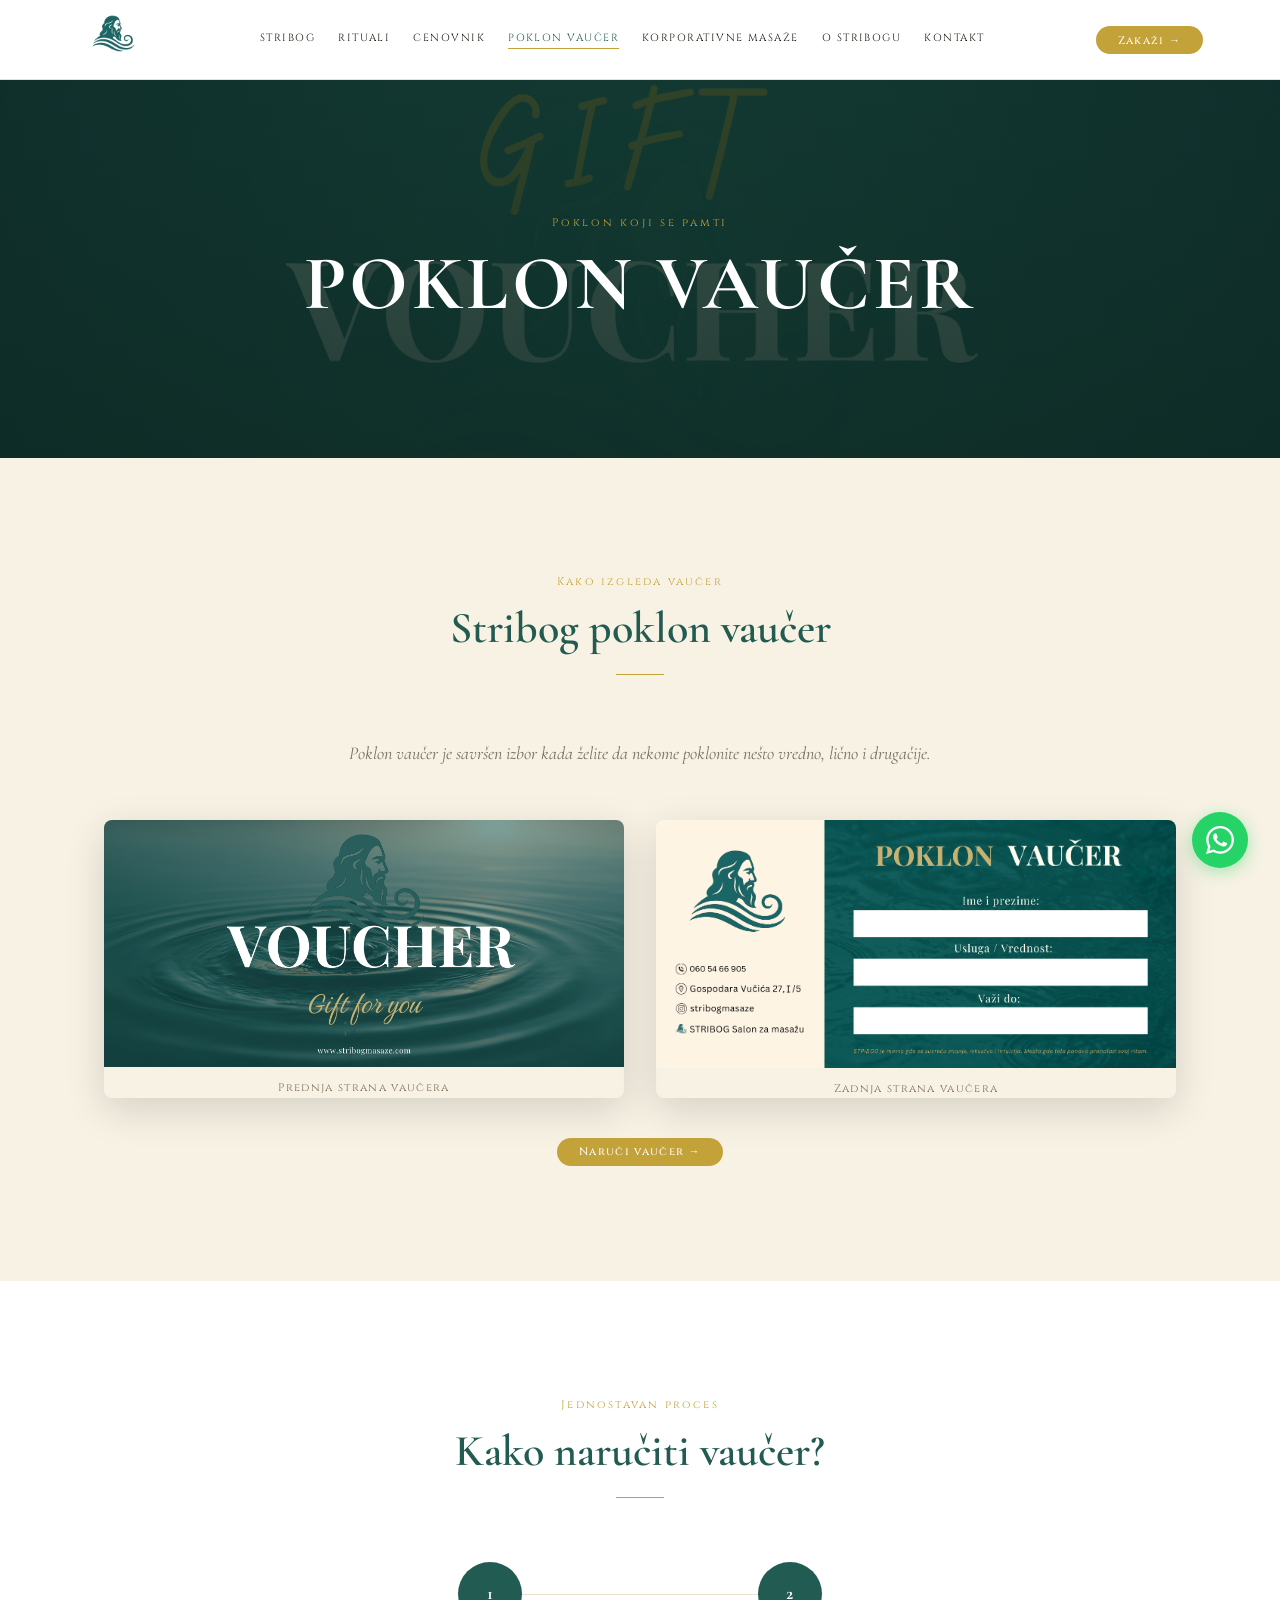
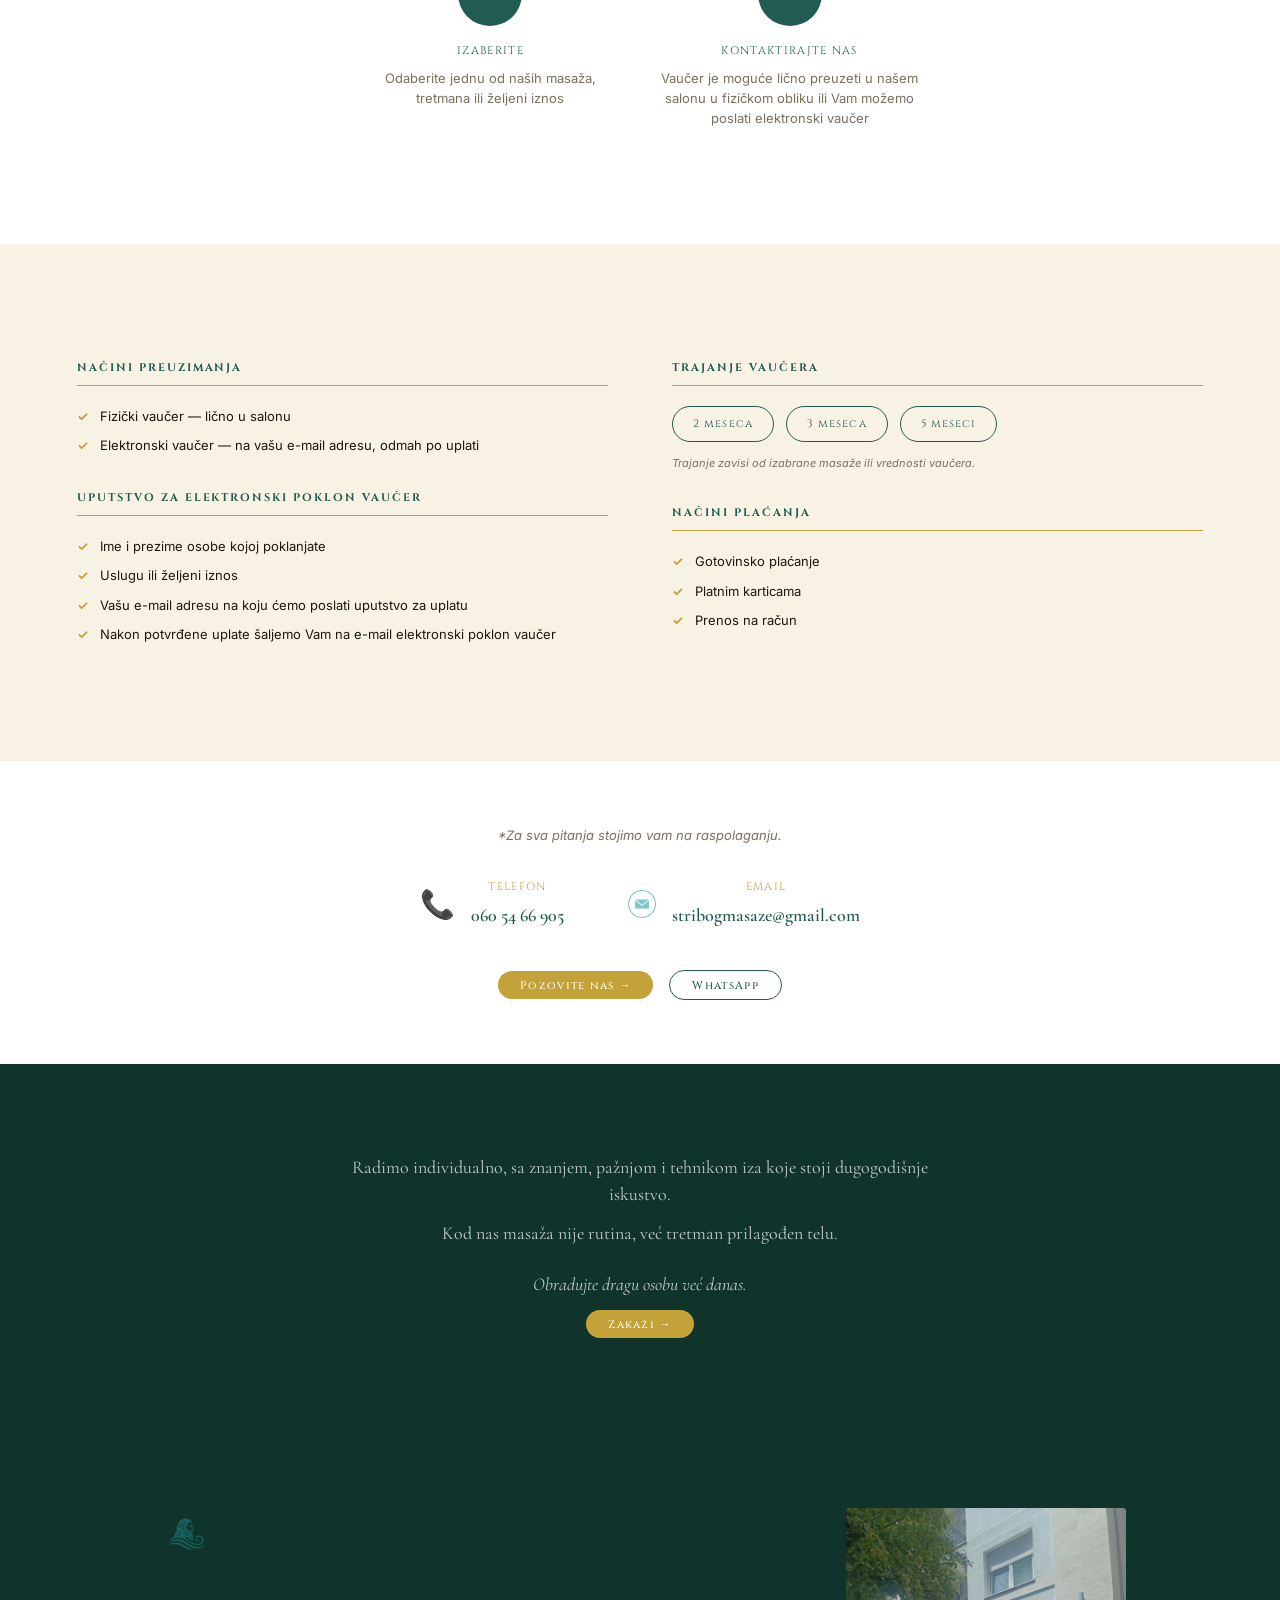
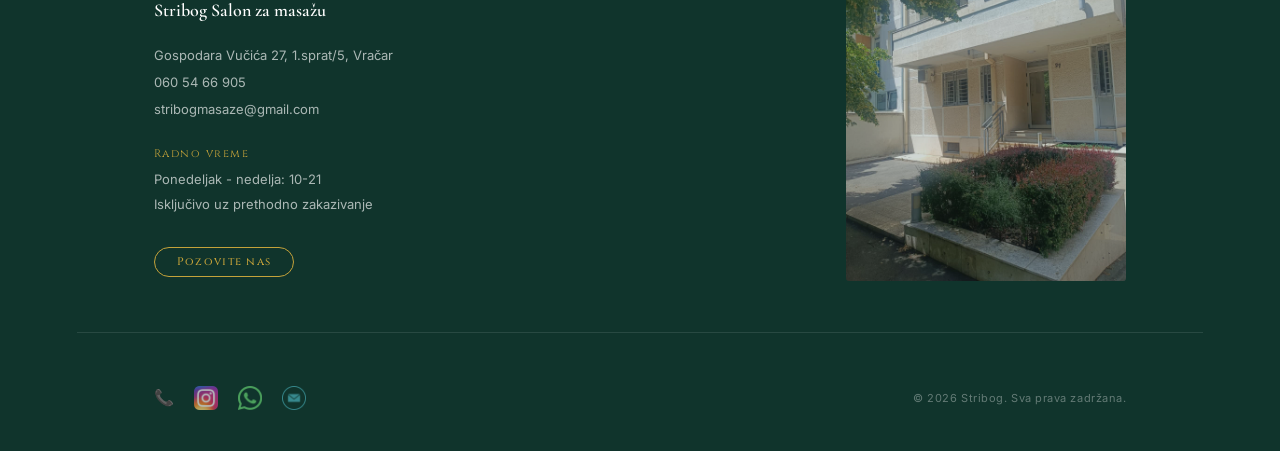
<file: poklon-vaucer.html>
<!DOCTYPE html>
<html lang="sr">
<head>
  <meta charset="UTF-8">
  <meta name="viewport" content="width=device-width, initial-scale=1">
  <link rel="icon" type="image/png" href="/assets/images/logo-stribog.png">
  <link rel="apple-touch-icon" sizes="180x180" href="https://www.stribogmasaze.com/assets/images/apple-touch-icon.png">
  <link rel="manifest" href="/site.webmanifest">
  <title>Poklon vaucer za masazu — Stribog Vračar</title>
  <meta name="description" content="Poklonite masazu. Stribog poklon vaucer za relax, terapeutsku ili SPA masazu. Fizicki i elektronski vaucer. Vračar.">
  <link rel="canonical" href="https://www.stribogmasaze.com/poklon-vaucer.html">
  <meta property="og:title" content="Poklon vaucer za masazu — Stribog Vračar">
  <meta property="og:image" content="assets/images/voucher-card-front.png">
  <meta property="og:type" content="website">
  <meta property="og:locale" content="sr_RS">
  <link rel="stylesheet" href="css/style.css">
</head>
<body>

  <!-- ─── NAV ─── -->
  <nav class="site-nav" id="site-nav">
    <div class="site-nav__inner">
      <a href="index.html" class="site-nav__logo">
        <img src="assets/images/logo-stribog.png" alt="Stribog salon za masazu logo">
      </a>
      <div class="site-nav__links" id="nav-links">
        <a href="index.html"         class="site-nav__link">Stribog</a>
        <a href="rituali.html"       class="site-nav__link">Rituali</a>
        <a href="cenovnik.html"      class="site-nav__link">Cenovnik</a>
        <a href="poklon-vaucer.html" class="site-nav__link site-nav__link--active">Poklon vaučer</a>
        <a href="korporativne.html"  class="site-nav__link">Korporativne masaže</a>
        <a href="o-stribog.html"     class="site-nav__link">O Stribogu</a>
        <a href="kontakt.html"       class="site-nav__link">Kontakt</a>
      </div>
      <div class="site-nav__cta-wrap">
        <a href="tel:+381605466905" class="btn btn--gold">Zakaži →</a>
      </div>
      <button class="site-nav__hamburger" aria-label="Otvori meni" aria-expanded="false" aria-controls="nav-links">
        <span></span><span></span><span></span>
      </button>
    </div>
  </nav>


  <!-- ─── PAGE HERO ─── -->
  <section class="page-hero">
    <img src="assets/images/voucher-bg1.png" class="page-hero__bg" alt="poklon vaucer za masazu Stribog Beograd">
    <div class="page-hero__overlay"></div>
    <span class="page-hero__label">Poklon koji se pamti</span>
    <h1 class="page-hero__title">POKLON VAUČER</h1>
  </section>


  <!-- ─── VOUCHER SHOWCASE ─── -->
  <section class="v-showcase">
    <div class="v-showcase__inner">
      <div class="sect-head">
        <span class="sect-head__label">Kako izgleda vaučer</span>
        <h2 class="sect-head__title">Stribog poklon vaučer</h2>
        <span class="sect-head__rule"></span>
      </div>
      <p style="text-align:center; max-width:600px; margin:0 auto; color:var(--muted); font-family:var(--f-display); font-style:italic; font-size:var(--text-xl);">Poklon vaučer je savršen izbor kada želite da nekome poklonite nešto vredno, lično i drugačije.</p>

      <div class="v-cards">
        <div class="v-cards__item">
          <img src="assets/images/voucher-card-front.png" alt="Stribog poklon vaucer za masazu prednja strana">
          <p class="v-cards__caption">Prednja strana vaučera</p>
        </div>
        <div class="v-cards__item">
          <img src="assets/images/voucher-card-back.png" alt="Stribog poklon vaucer za masazu zadnja strana">
          <p class="v-cards__caption">Zadnja strana vaučera</p>
        </div>
      </div>

      <div class="v-showcase__actions">
        <div class="btn-group" style="justify-content:center;">
          <a href="tel:+381605466905" class="btn btn--gold">Naruči vaučer →</a>
          <!-- Prikazati link ka Cenovniku kada salon pocne sa radom. -->
          <!-- <a href="cenovnik.html" class="btn btn--outline">Pogledaj usluge</a> -->
        </div>
      </div>
    </div>
  </section>


  <!-- ─── HOW TO ORDER ─── -->
  <section class="v-steps">
    <div class="v-steps__inner">
      <div class="sect-head">
        <span class="sect-head__label">Jednostavan proces</span>
        <h2 class="sect-head__title">Kako naručiti vaučer?</h2>
        <span class="sect-head__rule"></span>
      </div>

      <div class="v-steps__grid v-steps__grid--two">
        <div class="v-step">
          <div class="v-step__num">1</div>
          <p class="v-step__title">Izaberite</p>
          <p class="v-step__desc">Odaberite jednu od naših masaža, tretmana ili željeni iznos</p>
        </div>
        <div class="v-step">
          <div class="v-step__num">2</div>
          <p class="v-step__title">Kontaktirajte nas</p>
          <p class="v-step__desc">Vaučer je moguće lično preuzeti u našem salonu u fizičkom obliku ili Vam možemo poslati elektronski vaučer</p>
        </div>
      </div>
    </div>
  </section>


  <!-- ─── DETAILS ─── -->
  <section class="v-details">
    <div class="v-details__inner">

      <div>
        <h2 class="v-details__heading">Načini preuzimanja</h2>
        <ul class="v-payment__list">
          <li>Fizički vaučer — lično u salonu</li>
          <li>Elektronski vaučer — na vašu e-mail adresu, odmah po uplati</li>
        </ul>

        <h2 class="v-details__heading" style="margin-top:2rem;">Uputstvo za elektronski poklon vaučer</h2>
        <ul class="v-payment__list">
          <li>Ime i prezime osobe kojoj poklanjate</li>
          <li>Uslugu ili željeni iznos</li>
          <li>Vašu e-mail adresu na koju ćemo poslati uputstvo za uplatu</li>
          <li>Nakon potvrđene uplate šaljemo Vam na e-mail elektronski poklon vaučer</li>
        </ul>
      </div>

      <div>
        <h2 class="v-details__heading">Trajanje vaučera</h2>
        <div class="v-duration__options">
          <span class="v-duration__badge">2 meseca</span>
          <span class="v-duration__badge">3 meseca</span>
          <span class="v-duration__badge">5 meseci</span>
        </div>
        <p class="v-duration__note">Trajanje zavisi od izabrane masaže ili vrednosti vaučera.</p>

        <h2 class="v-details__heading" style="margin-top:2rem;">Načini plaćanja</h2>
        <ul class="v-payment__list">
          <li>Gotovinsko plaćanje</li>
          <li>Platnim karticama</li>
          <li>Prenos na račun</li>
        </ul>
      </div>

    </div>
  </section>


  <!-- ─── CONTACT ─── -->
  <section class="v-contact">
    <p class="v-contact__note">*Za sva pitanja stojimo vam na raspolaganju.</p>
    <div class="v-contact__row">
      <div class="v-contact__item">
        <span class="v-contact__icon">📞</span>
        <div>
          <span class="v-contact__label">TELEFON</span>
          <a href="tel:+381605466905" class="v-contact__value">060 54 66 905</a>
        </div>
      </div>
      <div class="v-contact__item">
        <img src="assets/images/icon-email.png" alt="" style="width:28px; opacity:0.7;">
        <div>
          <span class="v-contact__label">EMAIL</span>
          <a href="mailto:stribogmasaze@gmail.com" class="v-contact__value">stribogmasaze@gmail.com</a>
        </div>
      </div>
    </div>
    <div class="btn-group" style="justify-content:center;">
      <a href="tel:+381605466905" class="btn btn--gold">Pozovite nas →</a>
      <a href="https://wa.me/381605466905" target="_blank" rel="noopener" class="btn btn--outline">WhatsApp</a>
    </div>
  </section>


  <!-- ─── CLOSING ─── -->
  <section class="v-closing">
    <div class="v-closing__inner">
      <p>Radimo individualno, sa znanjem, pažnjom i tehnikom iza koje stoji dugogodišnje iskustvo.</p>
      <p>Kod nas masaža nije rutina, već tretman prilagođen telu.</p>
      <p class="v-closing__cta">Obradujte dragu osobu već danas.</p>
      <div class="btn-group">
        <a href="tel:+381605466905" class="btn btn--gold">Zakaži →</a>
        <!-- Prikazati link ka Cenovniku kada salon pocne sa radom. -->
        <!-- <a href="cenovnik.html" class="btn btn--ghost">Pogledaj usluge</a> -->
      </div>
    </div>
  </section>


  <!-- ─── FOOTER ─── -->
  <footer class="site-footer">
    <div class="site-footer__top container">
      <div>
        <div class="site-footer__logo"><img src="assets/images/logo-stribog.png" alt="Stribog salon za masazu"></div>
        <p class="site-footer__salon">Stribog Salon za masažu</p>
        <address class="site-footer__address">
          <p>Gospodara Vučića 27, 1.sprat/5, Vračar</p>
          <a href="tel:+381605466905">060 54 66 905</a>
          <a href="mailto:stribogmasaze@gmail.com">stribogmasaze@gmail.com</a>
        </address>
        <div class="site-footer__hours">
          <span class="site-footer__hours-label">Radno vreme</span>
          <p>Ponedeljak - nedelja: 10-21</p>
          <p>Isključivo uz prethodno zakazivanje</p>
        </div>
        <a href="tel:+381605466905" class="btn btn--outline-gold site-footer__cta">Pozovite nas</a>
      </div>
      <div class="site-footer__media"><img src="assets/images/doorway.jpg" alt="ulaz u Stribog salon za masazu"></div>
    </div>
    <div class="site-footer__bottom container">
      <div class="site-footer__social">
        <a href="tel:+381605466905" aria-label="Pozovite nas">📞</a>
        <a href="https://www.instagram.com/stribogmasaze" target="_blank" rel="noopener" aria-label="Instagram"><img src="assets/images/icon-instagram.png" alt="Instagram"></a>
        <a href="https://wa.me/381605466905" target="_blank" rel="noopener" aria-label="WhatsApp"><img src="assets/images/icon-whatsapp.png" alt="WhatsApp"></a>
        <a href="mailto:stribogmasaze@gmail.com" aria-label="E-mail"><img src="assets/images/icon-email.png" alt="E-mail"></a>
      </div>
      <p class="site-footer__copy">© 2026 Stribog. Sva prava zadržana.</p>
    </div>
  </footer>

  <a href="https://wa.me/381605466905" target="_blank" rel="noopener" class="float-wa" aria-label="WhatsApp">
    <svg viewBox="0 0 24 24" fill="white"><path d="M17.472 14.382c-.297-.149-1.758-.867-2.03-.967-.273-.099-.471-.148-.67.15-.197.297-.767.966-.94 1.164-.173.199-.347.223-.644.075-.297-.15-1.255-.463-2.39-1.475-.883-.788-1.48-1.761-1.653-2.059-.173-.297-.018-.458.13-.606.134-.133.298-.347.446-.52.149-.174.198-.298.298-.497.099-.198.05-.371-.025-.52-.075-.149-.669-1.612-.916-2.207-.242-.579-.487-.5-.669-.51-.173-.008-.371-.01-.57-.01-.198 0-.52.074-.792.372-.272.297-1.04 1.016-1.04 2.479 0 1.462 1.065 2.875 1.213 3.074.149.198 2.096 3.2 5.077 4.487.709.306 1.262.489 1.694.625.712.227 1.36.195 1.871.118.571-.085 1.758-.719 2.006-1.413.248-.694.248-1.289.173-1.413-.074-.124-.272-.198-.57-.347m-5.421 7.403h-.004a9.87 9.87 0 01-5.031-1.378l-.361-.214-3.741.982.998-3.648-.235-.374a9.86 9.86 0 01-1.51-5.26c.001-5.45 4.436-9.884 9.888-9.884 2.64 0 5.122 1.03 6.988 2.898a9.825 9.825 0 012.893 6.994c-.003 5.45-4.437 9.884-9.885 9.884m8.413-18.297A11.815 11.815 0 0012.05 0C5.495 0 .16 5.335.157 11.892c0 2.096.547 4.142 1.588 5.945L.057 24l6.305-1.654a11.882 11.882 0 005.683 1.448h.005c6.554 0 11.89-5.335 11.893-11.893a11.821 11.821 0 00-3.48-8.413z"/></svg>
  </a>

  <script src="js/main.js"></script>
</body>
</html>
</file>
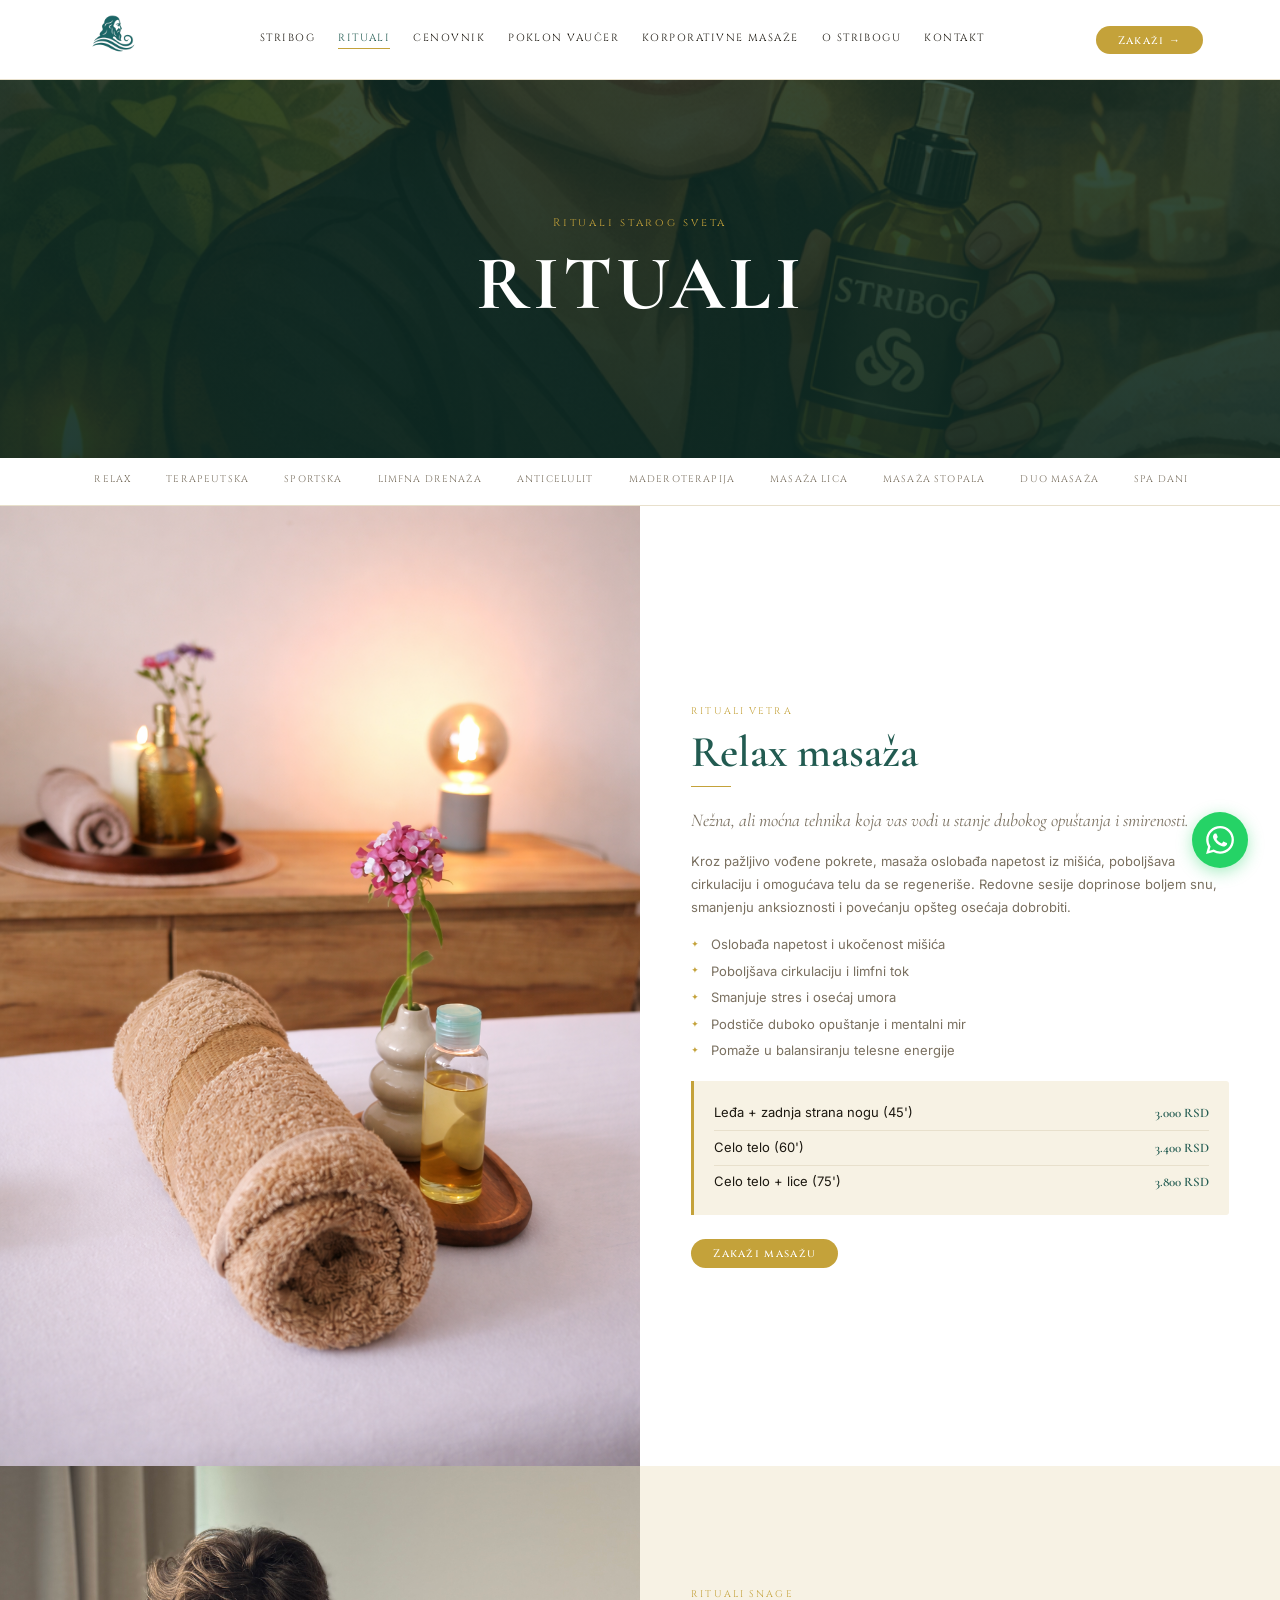
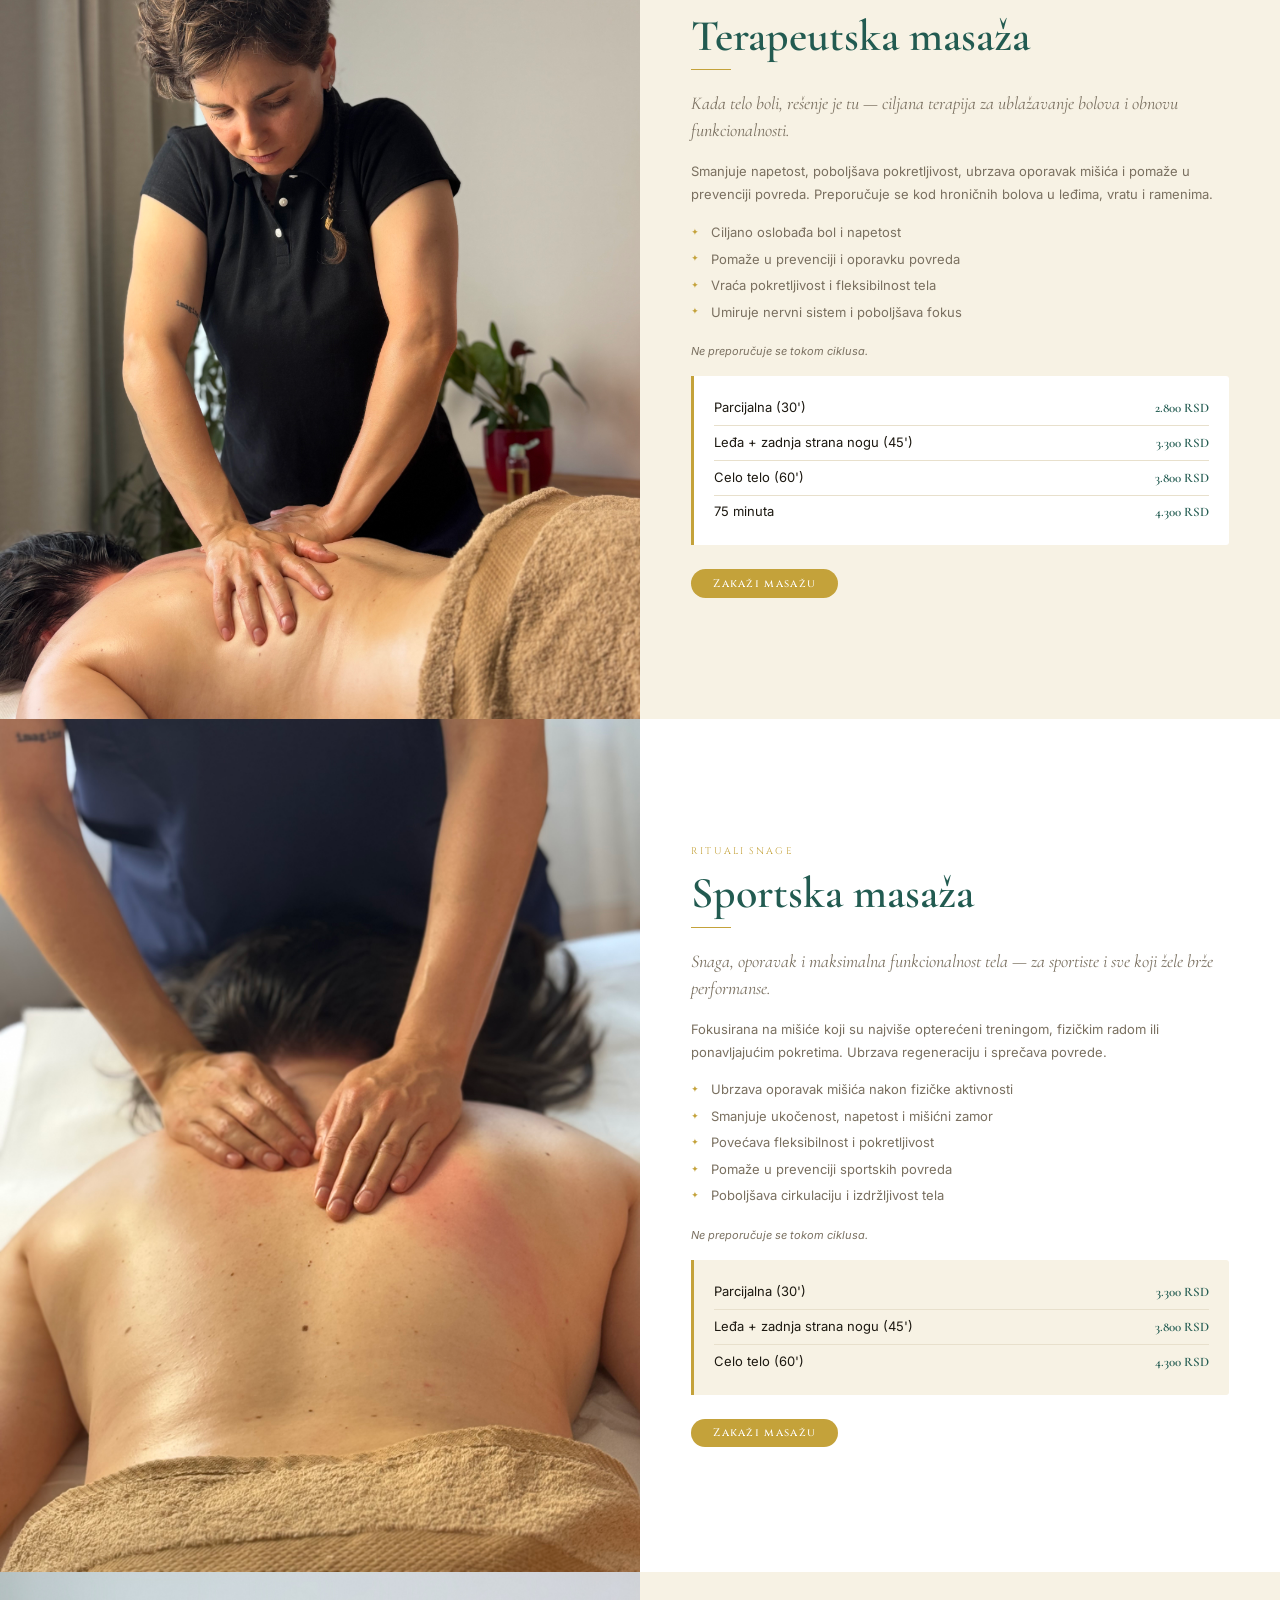
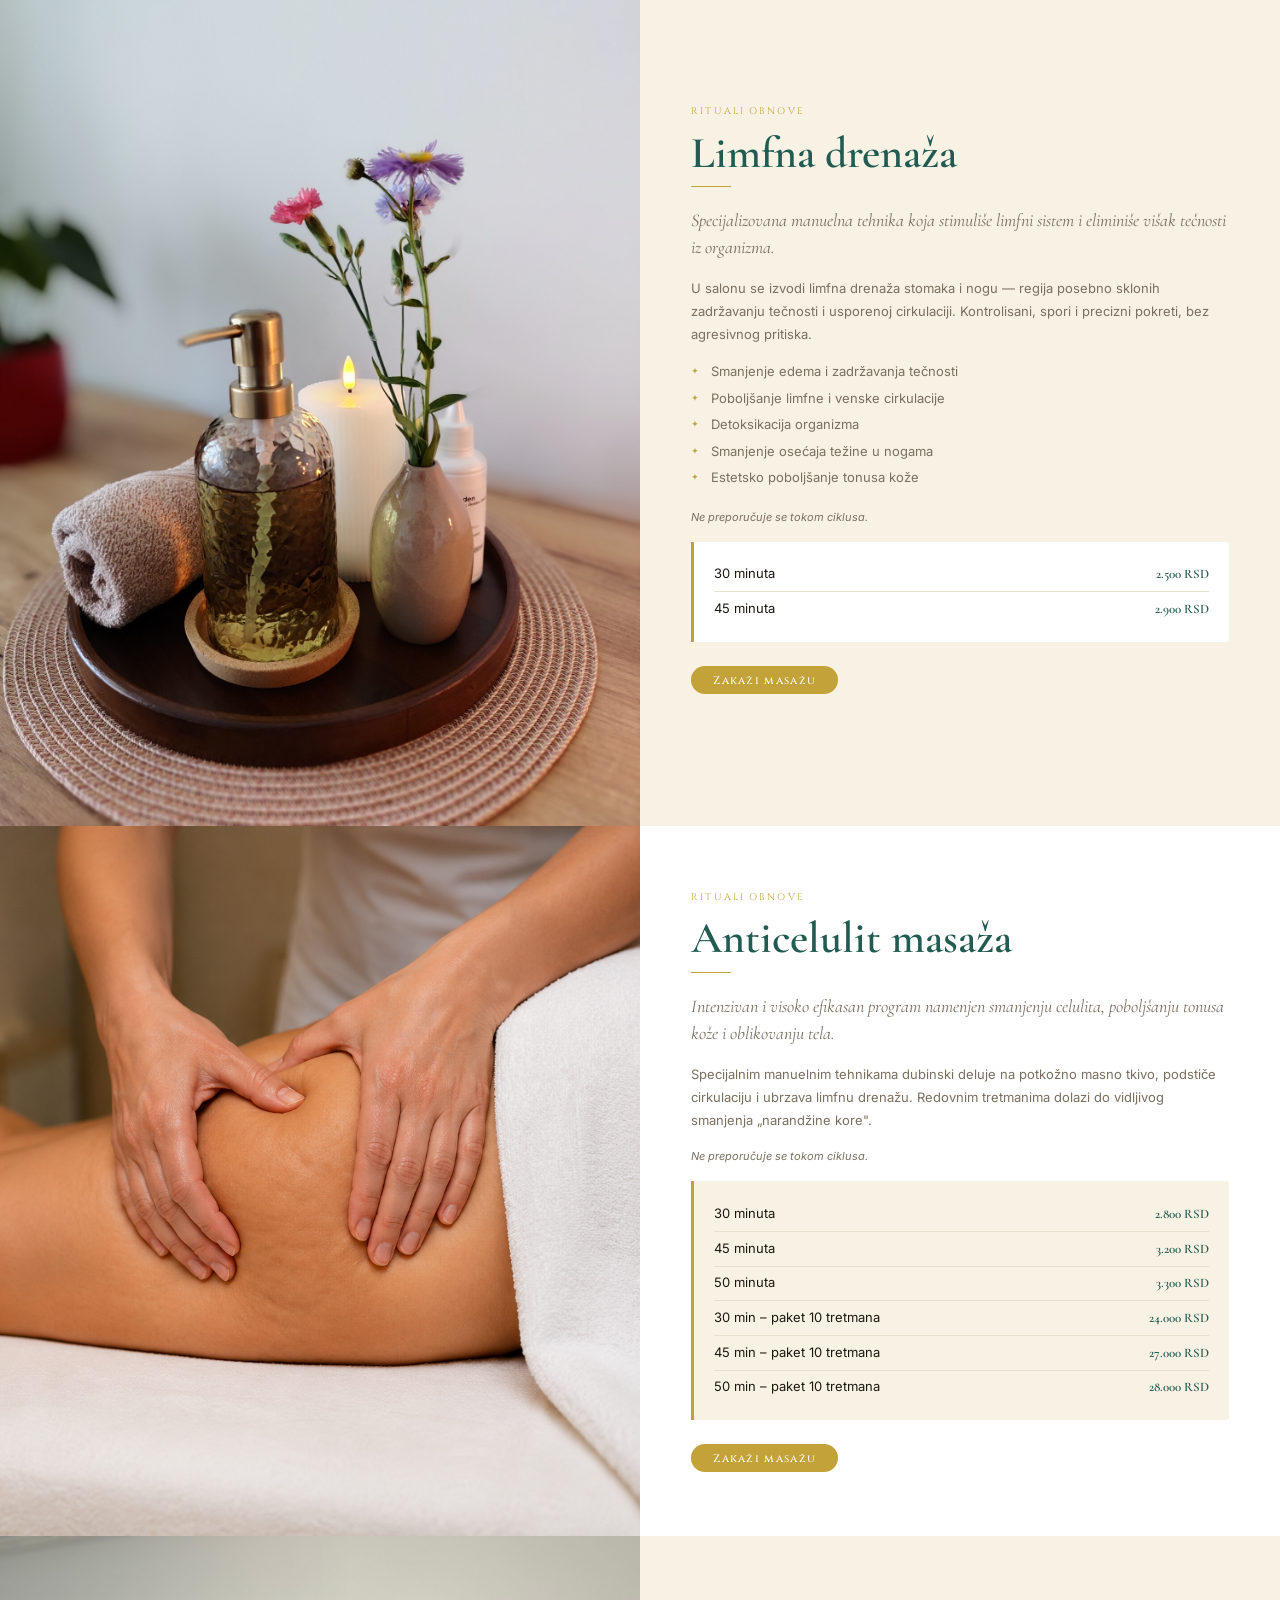
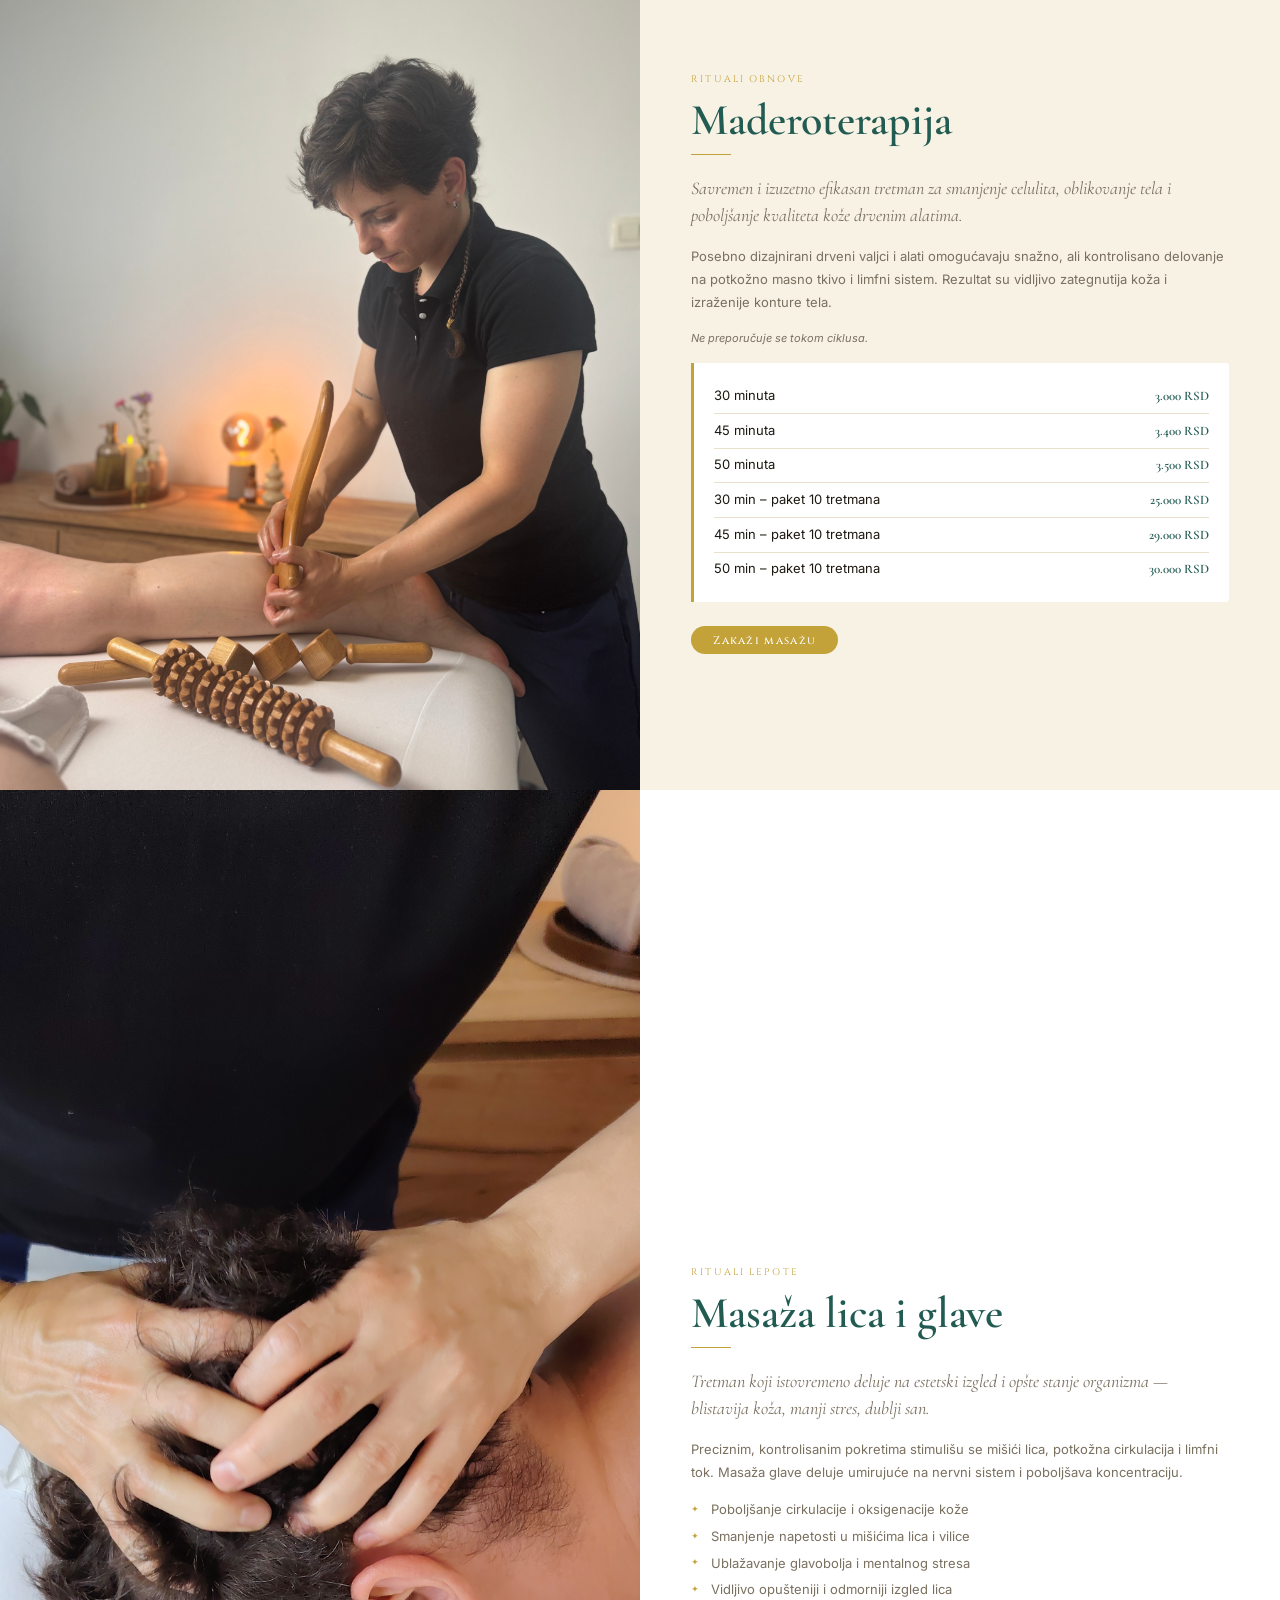
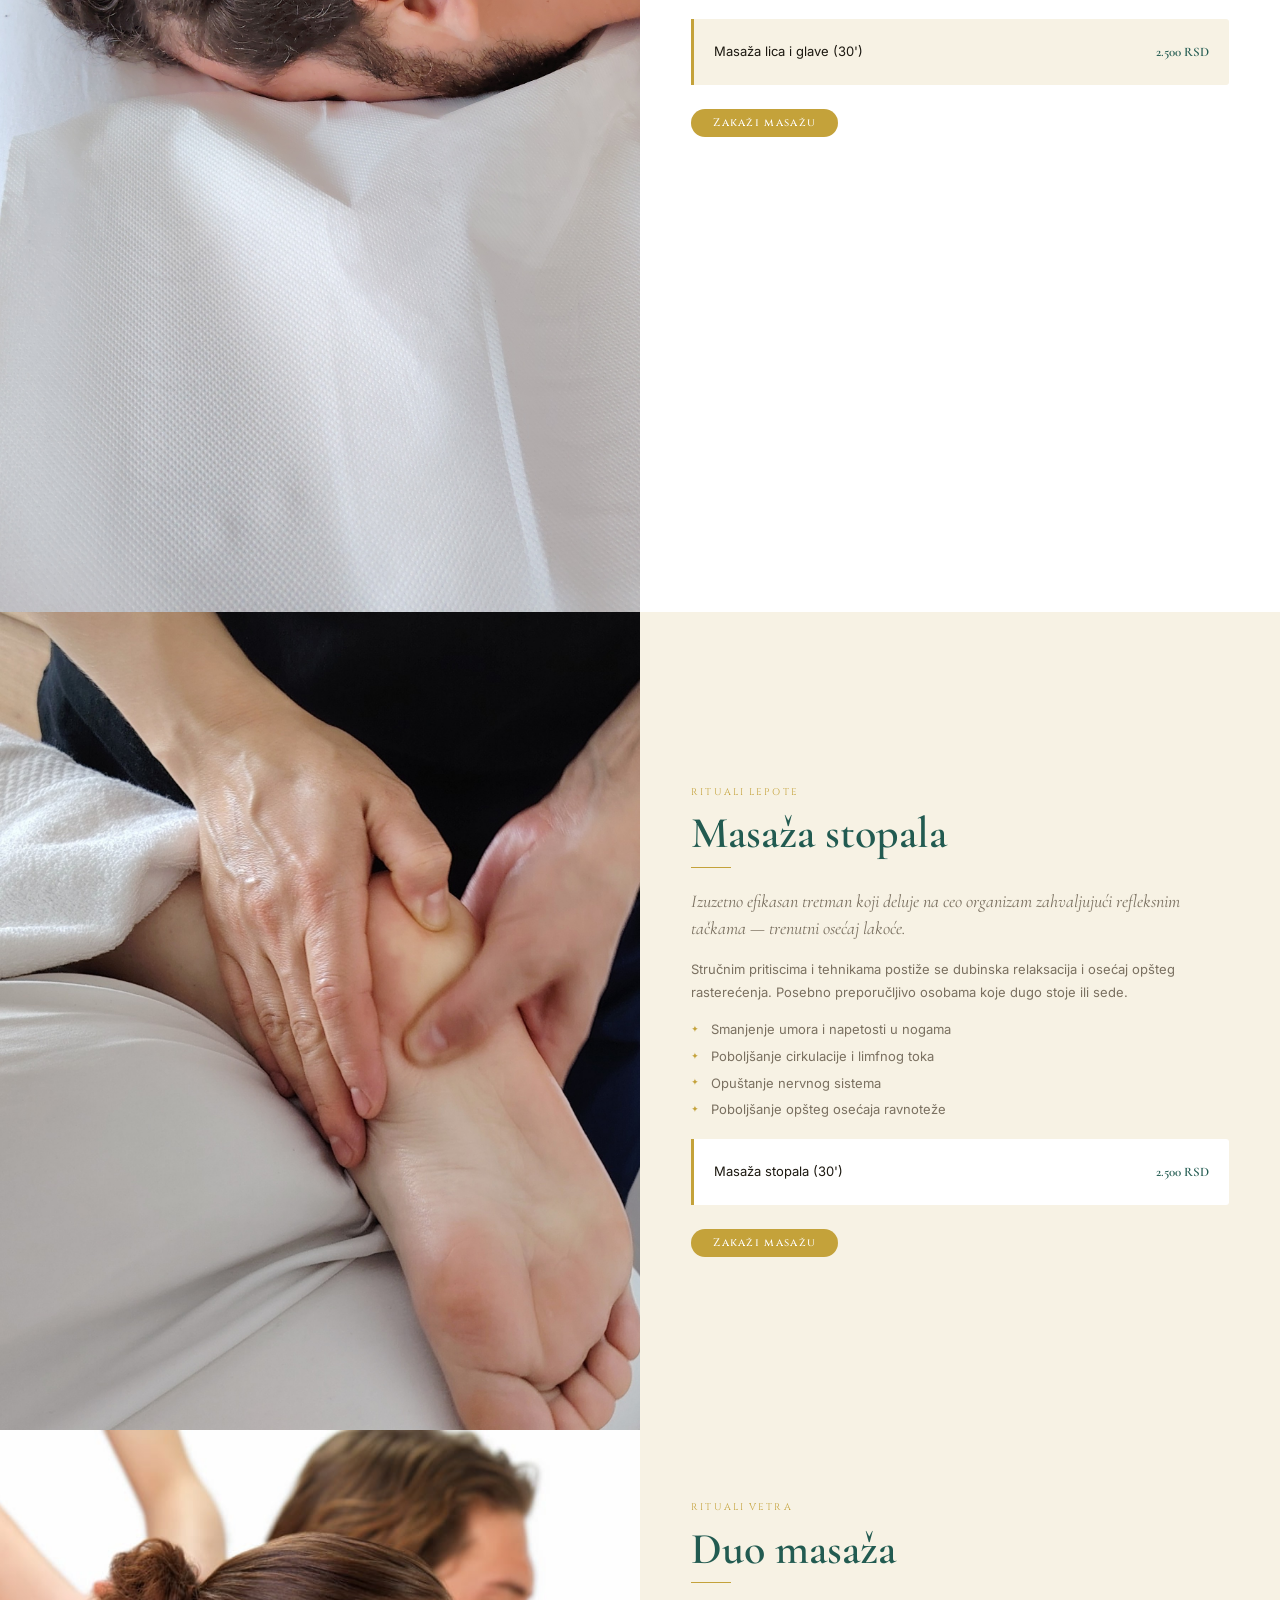
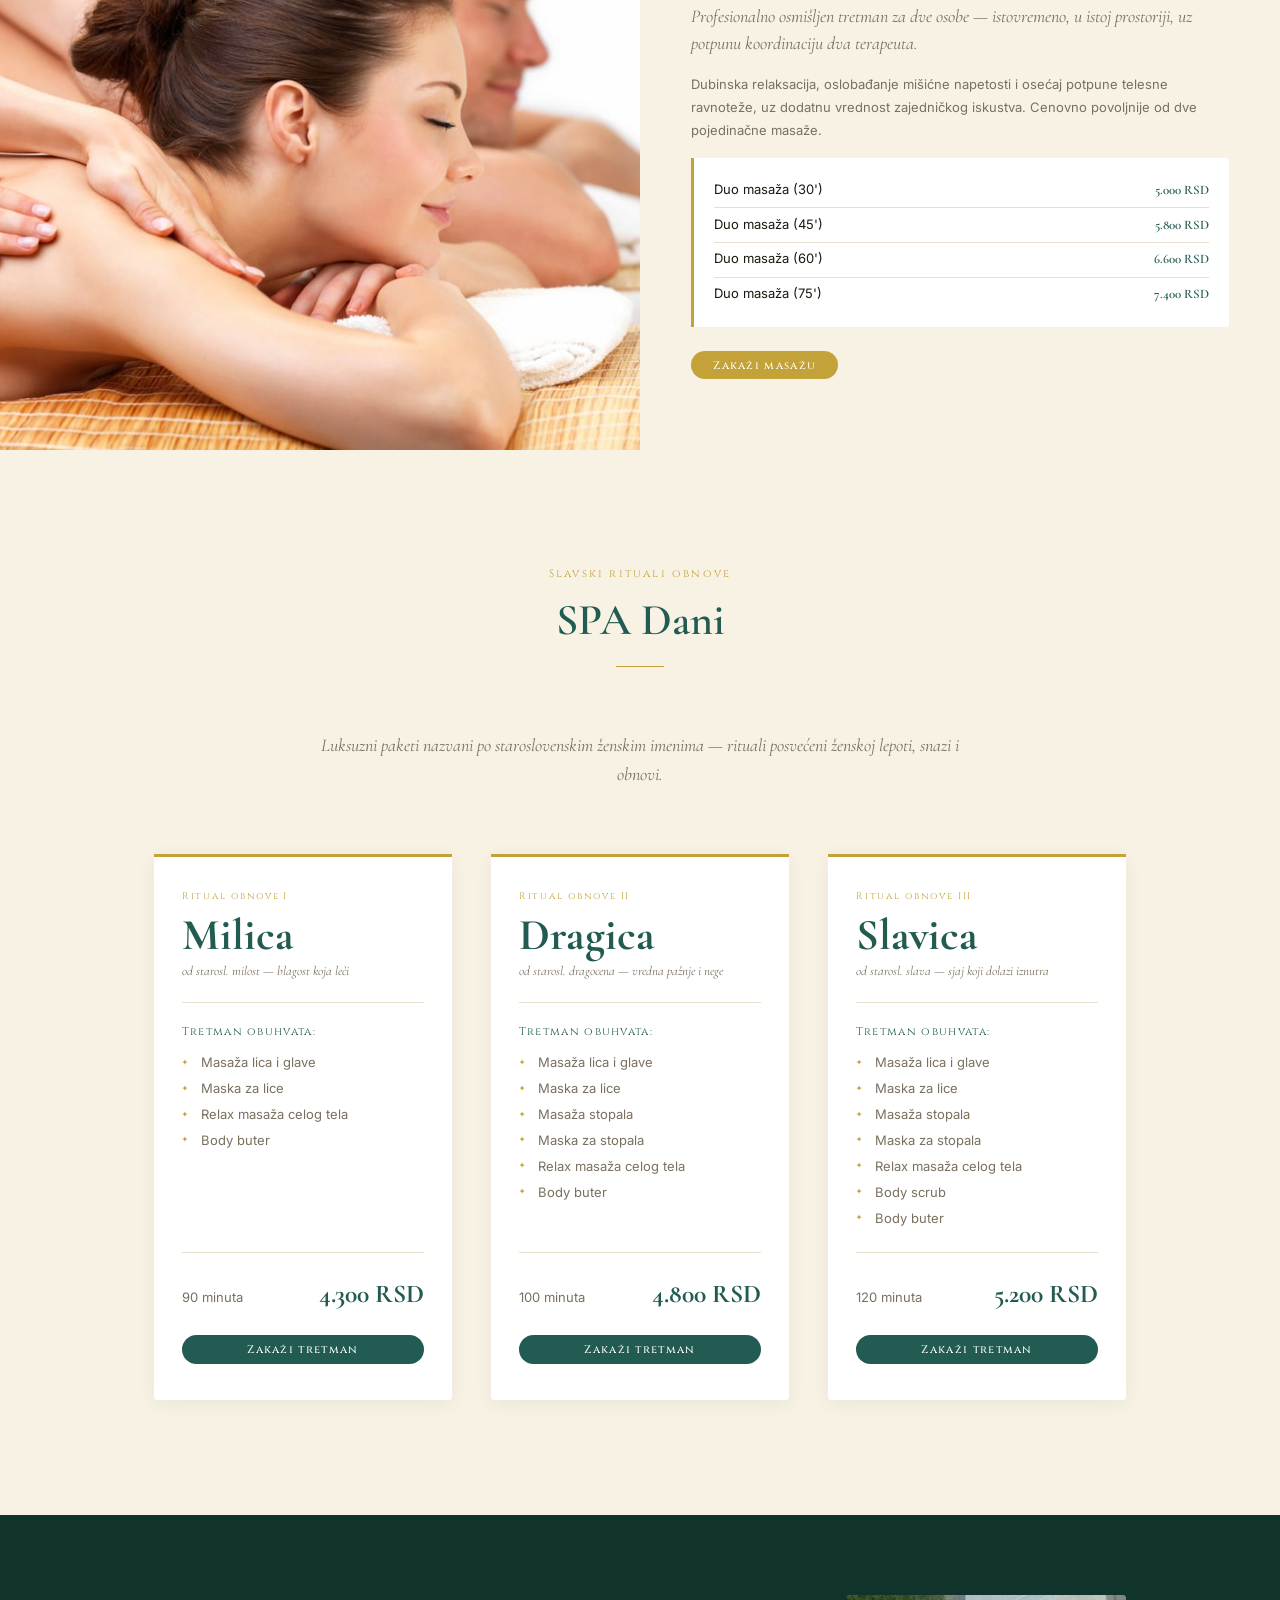
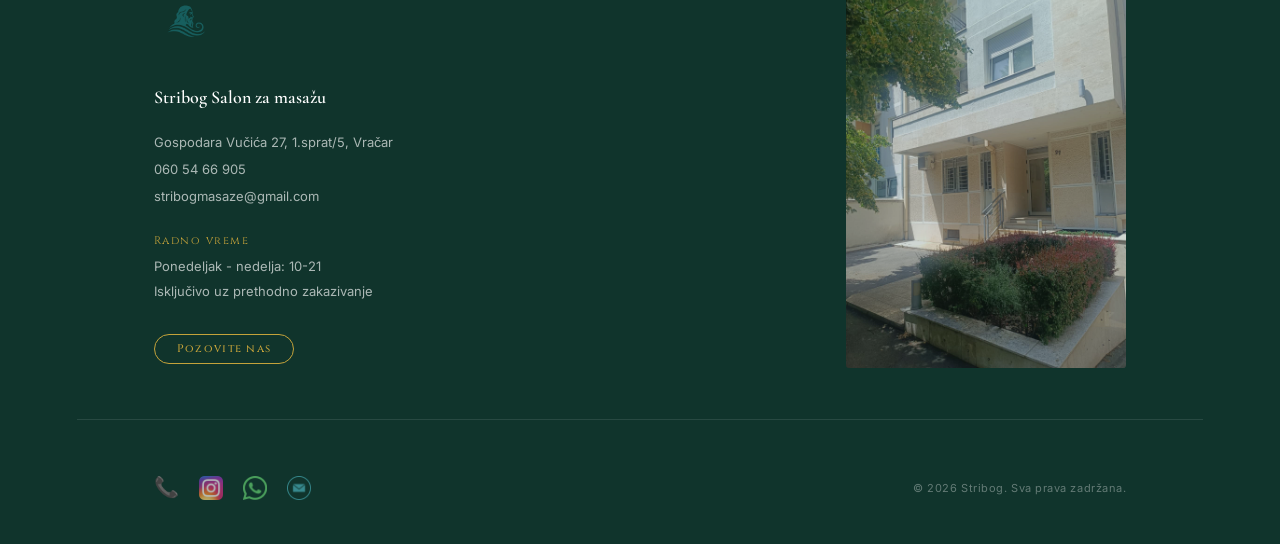
<file: rituali.html>
<!DOCTYPE html>
<html lang="sr">
<head>
  <meta charset="UTF-8">
  <meta name="viewport" content="width=device-width, initial-scale=1">
  <link rel="icon" type="image/png" href="/assets/images/logo-stribog.png">
  <link rel="apple-touch-icon" sizes="180x180" href="https://www.stribogmasaze.com/assets/images/apple-touch-icon.png">
  <link rel="manifest" href="/site.webmanifest">
  <title>Masaze i tretmani — Stribog Salon za masazu Vračar</title>
  <meta name="description" content="Relax masaza, terapeutska masaza, limfna drenaza, maderoterapija, masaza lica, SPA dani Milica Dragica Slavica. Vračar.">
  <link rel="canonical" href="https://www.stribogmasaze.com/rituali.html">
  <meta property="og:title" content="Masaze i tretmani — Stribog Salon za masazu Vračar">
  <meta property="og:image" content="assets/images/spa-bg.png">
  <meta property="og:type" content="website">
  <meta property="og:locale" content="sr_RS">
  <link rel="stylesheet" href="css/style.css">
</head>
<body>

  <!-- ─── NAV ─── -->
  <nav class="site-nav" id="site-nav">
    <div class="site-nav__inner">
      <a href="index.html" class="site-nav__logo">
        <img src="assets/images/logo-stribog.png" alt="Stribog salon za masazu logo">
      </a>
      <div class="site-nav__links" id="nav-links">
        <a href="index.html"         class="site-nav__link">Stribog</a>
        <a href="rituali.html"       class="site-nav__link site-nav__link--active">Rituali</a>
        <a href="cenovnik.html"      class="site-nav__link">Cenovnik</a>
        <a href="poklon-vaucer.html" class="site-nav__link">Poklon vaučer</a>
        <a href="korporativne.html"  class="site-nav__link">Korporativne masaže</a>
        <a href="o-stribog.html"     class="site-nav__link">O Stribogu</a>
        <a href="kontakt.html"       class="site-nav__link">Kontakt</a>
      </div>
      <div class="site-nav__cta-wrap">
        <a href="tel:+381605466905" class="btn btn--gold">Zakaži →</a>
      </div>
      <button class="site-nav__hamburger" aria-label="Otvori meni" aria-expanded="false" aria-controls="nav-links">
        <span></span><span></span><span></span>
      </button>
    </div>
  </nav>


  <!-- ─── PAGE HERO ─── -->
  <section class="page-hero">
    <img src="assets/images/spa-bg.png" class="page-hero__bg" alt="masaze i tretmani u Stribog salonu Vračar">
    <div class="page-hero__overlay"></div>
    <span class="page-hero__label">Rituali starog sveta</span>
    <h1 class="page-hero__title">RITUALI</h1>
  </section>


  <!-- ─── SUB-NAV ─── -->
  <nav class="sub-nav" aria-label="Kategorije masaža">
    <ul class="sub-nav__list">
      <li><a href="#relax"        class="sub-nav__link">Relax</a></li>
      <li><a href="#terapeutska"  class="sub-nav__link">Terapeutska</a></li>
      <li><a href="#sportska"     class="sub-nav__link">Sportska</a></li>
      <li><a href="#limfna"       class="sub-nav__link">Limfna drenaža</a></li>
      <li><a href="#anticelulit"  class="sub-nav__link">Anticelulit</a></li>
      <li><a href="#maderoterapija" class="sub-nav__link">Maderoterapija</a></li>
      <li><a href="#lice"         class="sub-nav__link">Masaža lica</a></li>
      <li><a href="#stopala"      class="sub-nav__link">Masaža stopala</a></li>
      <li><a href="#duo"          class="sub-nav__link">Duo masaža</a></li>
      <li><a href="#spa-dani"     class="sub-nav__link">SPA Dani</a></li>
    </ul>
  </nav>


  <!-- ─── RELAX ─── -->
  <section class="ritual" id="relax">
    <div class="ritual__img">
      <img src="assets/images/relax-massage-vracar.png" alt="relax masaza Stribog salon Vračar">
    </div>
    <div class="ritual__body">
      <span class="ritual__group">Rituali Vetra</span>
      <h2 class="ritual__title">Relax masaža</h2>
      <span class="ritual__rule"></span>
      <p class="ritual__intro">Nežna, ali moćna tehnika koja vas vodi u stanje dubokog opuštanja i smirenosti.</p>
      <p class="ritual__text">Kroz pažljivo vođene pokrete, masaža oslobađa napetost iz mišića, poboljšava cirkulaciju i omogućava telu da se regeneriše. Redovne sesije doprinose boljem snu, smanjenju anksioznosti i povećanju opšteg osećaja dobrobiti.</p>
      <ul class="ritual__list">
        <li>Oslobađa napetost i ukočenost mišića</li>
        <li>Poboljšava cirkulaciju i limfni tok</li>
        <li>Smanjuje stres i osećaj umora</li>
        <li>Podstiče duboko opuštanje i mentalni mir</li>
        <li>Pomaže u balansiranju telesne energije</li>
      </ul>
      <div class="ritual__prices">
        <div class="ritual__price-row">
          <span class="ritual__price-label">Leđa + zadnja strana nogu (45')</span>
          <span class="ritual__price-amount">3.000 RSD</span>
        </div>
        <div class="ritual__price-row">
          <span class="ritual__price-label">Celo telo (60')</span>
          <span class="ritual__price-amount">3.400 RSD</span>
        </div>
        <div class="ritual__price-row">
          <span class="ritual__price-label">Celo telo + lice (75')</span>
          <span class="ritual__price-amount">3.800 RSD</span>
        </div>
      </div>
      <div class="ritual__actions">
        <a href="tel:+381605466905" class="btn btn--gold">Zakaži masažu</a>
        <!-- Prikazati link ka Cenovniku kada salon pocne sa radom. -->
        <!-- <a href="cenovnik.html" class="btn btn--outline">Cenovnik</a> -->
      </div>
    </div>
  </section>


  <!-- ─── TERAPEUTSKA ─── -->
  <section class="ritual ritual--alt" id="terapeutska">
    <div class="ritual__img ritual__img--therapeutic">
      <img src="assets/images/therapeutic-massage-vracar.jpeg" alt="terapeutska masaza za bol u ledjima Vračar">
    </div>
    <div class="ritual__body">
      <span class="ritual__group">Rituali Snage</span>
      <h2 class="ritual__title">Terapeutska masaža</h2>
      <span class="ritual__rule"></span>
      <p class="ritual__intro">Kada telo boli, rešenje je tu — ciljana terapija za ublažavanje bolova i obnovu funkcionalnosti.</p>
      <p class="ritual__text">Smanjuje napetost, poboljšava pokretljivost, ubrzava oporavak mišića i pomaže u prevenciji povreda. Preporučuje se kod hroničnih bolova u leđima, vratu i ramenima.</p>
      <ul class="ritual__list">
        <li>Ciljano oslobađa bol i napetost</li>
        <li>Pomaže u prevenciji i oporavku povreda</li>
        <li>Vraća pokretljivost i fleksibilnost tela</li>
        <li>Umiruje nervni sistem i poboljšava fokus</li>
      </ul>
      <p class="ritual__note">Ne preporučuje se tokom ciklusa.</p>
      <div class="ritual__prices">
        <div class="ritual__price-row">
          <span class="ritual__price-label">Parcijalna (30')</span>
          <span class="ritual__price-amount">2.800 RSD</span>
        </div>
        <div class="ritual__price-row">
          <span class="ritual__price-label">Leđa + zadnja strana nogu (45')</span>
          <span class="ritual__price-amount">3.300 RSD</span>
        </div>
        <div class="ritual__price-row">
          <span class="ritual__price-label">Celo telo (60')</span>
          <span class="ritual__price-amount">3.800 RSD</span>
        </div>
        <div class="ritual__price-row">
          <span class="ritual__price-label">75 minuta</span>
          <span class="ritual__price-amount">4.300 RSD</span>
        </div>
      </div>
      <div class="ritual__actions">
        <a href="tel:+381605466905" class="btn btn--gold">Zakaži masažu</a>
        <!-- Prikazati link ka Cenovniku kada salon pocne sa radom. -->
        <!-- <a href="cenovnik.html" class="btn btn--outline">Cenovnik</a> -->
      </div>
    </div>
  </section>


  <!-- ─── SPORTSKA ─── -->
  <section class="ritual" id="sportska">
    <div class="ritual__img">
      <img src="assets/images/sportska-masaza-vracar.jpeg" alt="sportska masaza za sportiste i rekreativce Vračar">
    </div>
    <div class="ritual__body">
      <span class="ritual__group">Rituali Snage</span>
      <h2 class="ritual__title">Sportska masaža</h2>
      <span class="ritual__rule"></span>
      <p class="ritual__intro">Snaga, oporavak i maksimalna funkcionalnost tela — za sportiste i sve koji žele brže performanse.</p>
      <p class="ritual__text">Fokusirana na mišiće koji su najviše opterećeni treningom, fizičkim radom ili ponavljajućim pokretima. Ubrzava regeneraciju i sprečava povrede.</p>
      <ul class="ritual__list">
        <li>Ubrzava oporavak mišića nakon fizičke aktivnosti</li>
        <li>Smanjuje ukočenost, napetost i mišićni zamor</li>
        <li>Povećava fleksibilnost i pokretljivost</li>
        <li>Pomaže u prevenciji sportskih povreda</li>
        <li>Poboljšava cirkulaciju i izdržljivost tela</li>
      </ul>
      <p class="ritual__note">Ne preporučuje se tokom ciklusa.</p>
      <div class="ritual__prices">
        <div class="ritual__price-row">
          <span class="ritual__price-label">Parcijalna (30')</span>
          <span class="ritual__price-amount">3.300 RSD</span>
        </div>
        <div class="ritual__price-row">
          <span class="ritual__price-label">Leđa + zadnja strana nogu (45')</span>
          <span class="ritual__price-amount">3.800 RSD</span>
        </div>
        <div class="ritual__price-row">
          <span class="ritual__price-label">Celo telo (60')</span>
          <span class="ritual__price-amount">4.300 RSD</span>
        </div>
      </div>
      <div class="ritual__actions">
        <a href="tel:+381605466905" class="btn btn--gold">Zakaži masažu</a>
        <!-- Prikazati link ka Cenovniku kada salon pocne sa radom. -->
        <!-- <a href="cenovnik.html" class="btn btn--outline">Cenovnik</a> -->
      </div>
    </div>
  </section>


  <!-- ─── LIMFNA DRENAŽA ─── -->
  <section class="ritual ritual--alt" id="limfna">
    <div class="ritual__img">
      <img src="assets/images/strip-spa-detail.jpg" alt="limfna drenaza stomak i noge Vračar">
    </div>
    <div class="ritual__body">
      <span class="ritual__group">Rituali Obnove</span>
      <h2 class="ritual__title">Limfna drenaža</h2>
      <span class="ritual__rule"></span>
      <p class="ritual__intro">Specijalizovana manuelna tehnika koja stimuliše limfni sistem i eliminiše višak tečnosti iz organizma.</p>
      <p class="ritual__text">U salonu se izvodi limfna drenaža stomaka i nogu — regija posebno sklonih zadržavanju tečnosti i usporenoj cirkulaciji. Kontrolisani, spori i precizni pokreti, bez agresivnog pritiska.</p>
      <ul class="ritual__list">
        <li>Smanjenje edema i zadržavanja tečnosti</li>
        <li>Poboljšanje limfne i venske cirkulacije</li>
        <li>Detoksikacija organizma</li>
        <li>Smanjenje osećaja težine u nogama</li>
        <li>Estetsko poboljšanje tonusa kože</li>
      </ul>
      <p class="ritual__note">Ne preporučuje se tokom ciklusa.</p>
      <div class="ritual__prices">
        <div class="ritual__price-row">
          <span class="ritual__price-label">30 minuta</span>
          <span class="ritual__price-amount">2.500 RSD</span>
        </div>
        <div class="ritual__price-row">
          <span class="ritual__price-label">45 minuta</span>
          <span class="ritual__price-amount">2.900 RSD</span>
        </div>
      </div>
      <div class="ritual__actions">
        <a href="tel:+381605466905" class="btn btn--gold">Zakaži masažu</a>
        <!-- Prikazati link ka Cenovniku kada salon pocne sa radom. -->
        <!-- <a href="cenovnik.html" class="btn btn--outline">Cenovnik</a> -->
      </div>
    </div>
  </section>


  <!-- ─── ANTICELULIT ─── -->
  <section class="ritual" id="anticelulit">
    <div class="ritual__img">
      <img src="assets/images/massage-strip1.jpg" alt="anticelulit masaza program oblikovanja tela Vračar">
    </div>
    <div class="ritual__body">
      <span class="ritual__group">Rituali Obnove</span>
      <h2 class="ritual__title">Anticelulit masaža</h2>
      <span class="ritual__rule"></span>
      <p class="ritual__intro">Intenzivan i visoko efikasan program namenjen smanjenju celulita, poboljšanju tonusa kože i oblikovanju tela.</p>
      <p class="ritual__text">Specijalnim manuelnim tehnikama dubinski deluje na potkožno masno tkivo, podstiče cirkulaciju i ubrzava limfnu drenažu. Redovnim tretmanima dolazi do vidljivog smanjenja „narandžine kore".</p>
      <p class="ritual__note">Ne preporučuje se tokom ciklusa.</p>
      <div class="ritual__prices">
        <div class="ritual__price-row">
          <span class="ritual__price-label">30 minuta</span>
          <span class="ritual__price-amount">2.800 RSD</span>
        </div>
        <div class="ritual__price-row">
          <span class="ritual__price-label">45 minuta</span>
          <span class="ritual__price-amount">3.200 RSD</span>
        </div>
        <div class="ritual__price-row">
          <span class="ritual__price-label">50 minuta</span>
          <span class="ritual__price-amount">3.300 RSD</span>
        </div>
        <div class="ritual__price-row">
          <span class="ritual__price-label">30 min – paket 10 tretmana</span>
          <span class="ritual__price-amount">24.000 RSD</span>
        </div>
        <div class="ritual__price-row">
          <span class="ritual__price-label">45 min – paket 10 tretmana</span>
          <span class="ritual__price-amount">27.000 RSD</span>
        </div>
        <div class="ritual__price-row">
          <span class="ritual__price-label">50 min – paket 10 tretmana</span>
          <span class="ritual__price-amount">28.000 RSD</span>
        </div>
      </div>
      <div class="ritual__actions">
        <a href="tel:+381605466905" class="btn btn--gold">Zakaži masažu</a>
        <!-- Prikazati link ka Cenovniku kada salon pocne sa radom. -->
        <!-- <a href="cenovnik.html" class="btn btn--outline">Cenovnik</a> -->
      </div>
    </div>
  </section>


  <!-- ─── MADEROTERAPIJA ─── -->
  <section class="ritual ritual--alt" id="maderoterapija">
    <div class="ritual__img ritual__img--maderotherapy">
      <img src="assets/images/maderoterapija-vracar.jpeg" alt="maderoterapija drveni valjci tretman Vračar">
    </div>
    <div class="ritual__body">
      <span class="ritual__group">Rituali Obnove</span>
      <h2 class="ritual__title">Maderoterapija</h2>
      <span class="ritual__rule"></span>
      <p class="ritual__intro">Savremen i izuzetno efikasan tretman za smanjenje celulita, oblikovanje tela i poboljšanje kvaliteta kože drvenim alatima.</p>
      <p class="ritual__text">Posebno dizajnirani drveni valjci i alati omogućavaju snažno, ali kontrolisano delovanje na potkožno masno tkivo i limfni sistem. Rezultat su vidljivo zategnutija koža i izraženije konture tela.</p>
      <p class="ritual__note">Ne preporučuje se tokom ciklusa.</p>
      <div class="ritual__prices">
        <div class="ritual__price-row">
          <span class="ritual__price-label">30 minuta</span>
          <span class="ritual__price-amount">3.000 RSD</span>
        </div>
        <div class="ritual__price-row">
          <span class="ritual__price-label">45 minuta</span>
          <span class="ritual__price-amount">3.400 RSD</span>
        </div>
        <div class="ritual__price-row">
          <span class="ritual__price-label">50 minuta</span>
          <span class="ritual__price-amount">3.500 RSD</span>
        </div>
        <div class="ritual__price-row">
          <span class="ritual__price-label">30 min – paket 10 tretmana</span>
          <span class="ritual__price-amount">25.000 RSD</span>
        </div>
        <div class="ritual__price-row">
          <span class="ritual__price-label">45 min – paket 10 tretmana</span>
          <span class="ritual__price-amount">29.000 RSD</span>
        </div>
        <div class="ritual__price-row">
          <span class="ritual__price-label">50 min – paket 10 tretmana</span>
          <span class="ritual__price-amount">30.000 RSD</span>
        </div>
      </div>
      <div class="ritual__actions">
        <a href="tel:+381605466905" class="btn btn--gold">Zakaži masažu</a>
        <!-- Prikazati link ka Cenovniku kada salon pocne sa radom. -->
        <!-- <a href="cenovnik.html" class="btn btn--outline">Cenovnik</a> -->
      </div>
    </div>
  </section>


  <!-- ─── MASAŽA LICA ─── -->
  <section class="ritual" id="lice">
    <div class="ritual__img ritual__img--head">
      <img src="assets/images/masaza-lica-glave-vracar.jpg" alt="masaza lica i glave relaksacija Vračar">
    </div>
    <div class="ritual__body">
      <span class="ritual__group">Rituali Lepote</span>
      <h2 class="ritual__title">Masaža lica i glave</h2>
      <span class="ritual__rule"></span>
      <p class="ritual__intro">Tretman koji istovremeno deluje na estetski izgled i opšte stanje organizma — blistavija koža, manji stres, dublji san.</p>
      <p class="ritual__text">Preciznim, kontrolisanim pokretima stimulišu se mišići lica, potkožna cirkulacija i limfni tok. Masaža glave deluje umirujuće na nervni sistem i poboljšava koncentraciju.</p>
      <ul class="ritual__list">
        <li>Poboljšanje cirkulacije i oksigenacije kože</li>
        <li>Smanjenje napetosti u mišićima lica i vilice</li>
        <li>Ublažavanje glavobolja i mentalnog stresa</li>
        <li>Vidljivo opušteniji i odmorniji izgled lica</li>
      </ul>
      <div class="ritual__prices">
        <div class="ritual__price-row">
          <span class="ritual__price-label">Masaža lica i glave (30')</span>
          <span class="ritual__price-amount">2.500 RSD</span>
        </div>
      </div>
      <div class="ritual__actions">
        <a href="tel:+381605466905" class="btn btn--gold">Zakaži masažu</a>
        <!-- Prikazati link ka Cenovniku kada salon pocne sa radom. -->
        <!-- <a href="cenovnik.html" class="btn btn--outline">Cenovnik</a> -->
      </div>
    </div>
  </section>


  <!-- ─── MASAŽA STOPALA ─── -->
  <section class="ritual ritual--alt" id="stopala">
    <div class="ritual__img ritual__img--feet">
      <img src="assets/images/foot-massage-vracar-crop.jpg" alt="masaza stopala refleksoterapija Vračar">
    </div>
    <div class="ritual__body">
      <span class="ritual__group">Rituali Lepote</span>
      <h2 class="ritual__title">Masaža stopala</h2>
      <span class="ritual__rule"></span>
      <p class="ritual__intro">Izuzetno efikasan tretman koji deluje na ceo organizam zahvaljujući refleksnim tačkama — trenutni osećaj lakoće.</p>
      <p class="ritual__text">Stručnim pritiscima i tehnikama postiže se dubinska relaksacija i osećaj opšteg rasterećenja. Posebno preporučljivo osobama koje dugo stoje ili sede.</p>
      <ul class="ritual__list">
        <li>Smanjenje umora i napetosti u nogama</li>
        <li>Poboljšanje cirkulacije i limfnog toka</li>
        <li>Opuštanje nervnog sistema</li>
        <li>Poboljšanje opšteg osećaja ravnoteže</li>
      </ul>
      <div class="ritual__prices">
        <div class="ritual__price-row">
          <span class="ritual__price-label">Masaža stopala (30')</span>
          <span class="ritual__price-amount">2.500 RSD</span>
        </div>
      </div>
      <div class="ritual__actions">
        <a href="tel:+381605466905" class="btn btn--gold">Zakaži masažu</a>
        <!-- Prikazati link ka Cenovniku kada salon pocne sa radom. -->
        <!-- <a href="cenovnik.html" class="btn btn--outline">Cenovnik</a> -->
      </div>
    </div>
  </section>


  <!-- ─── DUO MASAŽA ─── -->
  <section class="ritual ritual--alt" id="duo">
    <div class="ritual__img">
      <img src="assets/images/couple-massage.jpg" alt="duo masaza za dvoje Vračar">
    </div>
    <div class="ritual__body">
      <span class="ritual__group">Rituali Vetra</span>
      <h2 class="ritual__title">Duo masaža</h2>
      <span class="ritual__rule"></span>
      <p class="ritual__intro">Profesionalno osmišljen tretman za dve osobe — istovremeno, u istoj prostoriji, uz potpunu koordinaciju dva terapeuta.</p>
      <p class="ritual__text">Dubinska relaksacija, oslobađanje mišićne napetosti i osećaj potpune telesne ravnoteže, uz dodatnu vrednost zajedničkog iskustva. Cenovno povoljnije od dve pojedinačne masaže.</p>
      <div class="ritual__prices">
        <div class="ritual__price-row">
          <span class="ritual__price-label">Duo masaža (30')</span>
          <span class="ritual__price-amount">5.000 RSD</span>
        </div>
        <div class="ritual__price-row">
          <span class="ritual__price-label">Duo masaža (45')</span>
          <span class="ritual__price-amount">5.800 RSD</span>
        </div>
        <div class="ritual__price-row">
          <span class="ritual__price-label">Duo masaža (60')</span>
          <span class="ritual__price-amount">6.600 RSD</span>
        </div>
        <div class="ritual__price-row">
          <span class="ritual__price-label">Duo masaža (75')</span>
          <span class="ritual__price-amount">7.400 RSD</span>
        </div>
      </div>
      <div class="ritual__actions">
        <a href="tel:+381605466905" class="btn btn--gold">Zakaži masažu</a>
        <!-- Prikazati link ka Cenovniku kada salon pocne sa radom. -->
        <!-- <a href="cenovnik.html" class="btn btn--outline">Cenovnik</a> -->
      </div>
    </div>
  </section>


  <!-- ─── SPA DANI ─── -->
  <section class="spa-days" id="spa-dani">
    <div class="container">
      <div class="sect-head">
        <span class="sect-head__label">Slavski rituali obnove</span>
        <h2 class="sect-head__title">SPA Dani</h2>
        <span class="sect-head__rule"></span>
      </div>
      <p style="text-align:center; max-width:640px; margin:0 auto; color:var(--muted); font-family:var(--f-display); font-style:italic; font-size:var(--text-xl);">Luksuzni paketi nazvani po staroslovenskim ženskim imenima — rituali posvećeni ženskoj lepoti, snazi i obnovi.</p>

      <div class="spa-days__grid">

        <div class="spa-card">
          <span class="spa-card__label">Ritual obnove I</span>
          <div class="spa-card__name">Milica</div>
          <p class="spa-card__etymology">od starosl. <em>milost</em> — blagost koja leči</p>
          <p class="spa-card__subtitle">Tretman obuhvata:</p>
          <ul class="spa-card__includes">
            <li>Masaža lica i glave</li>
            <li>Maska za lice</li>
            <li>Relax masaža celog tela</li>
            <li>Body buter</li>
          </ul>
          <div class="spa-card__meta">
            <span class="spa-card__duration">90 minuta</span>
            <span class="spa-card__price">4.300 RSD</span>
          </div>
          <a href="tel:+381605466905" class="btn btn--forest" style="width:100%; justify-content:center;">Zakaži tretman</a>
        </div>

        <div class="spa-card">
          <span class="spa-card__label">Ritual obnove II</span>
          <div class="spa-card__name">Dragica</div>
          <p class="spa-card__etymology">od starosl. <em>dragocena</em> — vredna pažnje i nege</p>
          <p class="spa-card__subtitle">Tretman obuhvata:</p>
          <ul class="spa-card__includes">
            <li>Masaža lica i glave</li>
            <li>Maska za lice</li>
            <li>Masaža stopala</li>
            <li>Maska za stopala</li>
            <li>Relax masaža celog tela</li>
            <li>Body buter</li>
          </ul>
          <div class="spa-card__meta">
            <span class="spa-card__duration">100 minuta</span>
            <span class="spa-card__price">4.800 RSD</span>
          </div>
          <a href="tel:+381605466905" class="btn btn--forest" style="width:100%; justify-content:center;">Zakaži tretman</a>
        </div>

        <div class="spa-card">
          <span class="spa-card__label">Ritual obnove III</span>
          <div class="spa-card__name">Slavica</div>
          <p class="spa-card__etymology">od starosl. <em>slava</em> — sjaj koji dolazi iznutra</p>
          <p class="spa-card__subtitle">Tretman obuhvata:</p>
          <ul class="spa-card__includes">
            <li>Masaža lica i glave</li>
            <li>Maska za lice</li>
            <li>Masaža stopala</li>
            <li>Maska za stopala</li>
            <li>Relax masaža celog tela</li>
            <li>Body scrub</li>
            <li>Body buter</li>
          </ul>
          <div class="spa-card__meta">
            <span class="spa-card__duration">120 minuta</span>
            <span class="spa-card__price">5.200 RSD</span>
          </div>
          <a href="tel:+381605466905" class="btn btn--forest" style="width:100%; justify-content:center;">Zakaži tretman</a>
        </div>

      </div>
    </div>
  </section>


  <!-- ─── FOOTER ─── -->
  <footer class="site-footer">
    <div class="site-footer__top container">
      <div>
        <div class="site-footer__logo">
          <img src="assets/images/logo-stribog.png" alt="Stribog salon za masazu">
        </div>
        <p class="site-footer__salon">Stribog Salon za masažu</p>
        <address class="site-footer__address">
          <p>Gospodara Vučića 27, 1.sprat/5, Vračar</p>
          <a href="tel:+381605466905">060 54 66 905</a>
          <a href="mailto:stribogmasaze@gmail.com">stribogmasaze@gmail.com</a>
        </address>
        <div class="site-footer__hours">
          <span class="site-footer__hours-label">Radno vreme</span>
          <p>Ponedeljak - nedelja: 10-21</p>
          <p>Isključivo uz prethodno zakazivanje</p>
        </div>
        <a href="tel:+381605466905" class="btn btn--outline-gold site-footer__cta">Pozovite nas</a>
      </div>
      <div class="site-footer__media">
        <img src="assets/images/doorway.jpg" alt="ulaz u Stribog salon za masazu">
      </div>
    </div>
    <div class="site-footer__bottom container">
      <div class="site-footer__social">
        <a href="tel:+381605466905" class="site-footer__phone" aria-label="Pozovite nas">📞</a>
        <a href="https://www.instagram.com/stribogmasaze" target="_blank" rel="noopener" aria-label="Instagram">
          <img src="assets/images/icon-instagram.png" alt="Instagram">
        </a>
        <a href="https://wa.me/381605466905" target="_blank" rel="noopener" aria-label="WhatsApp">
          <img src="assets/images/icon-whatsapp.png" alt="WhatsApp">
        </a>
        <a href="mailto:stribogmasaze@gmail.com" aria-label="E-mail">
          <img src="assets/images/icon-email.png" alt="E-mail">
        </a>
      </div>
      <p class="site-footer__copy">© 2026 Stribog. Sva prava zadržana.</p>
    </div>
  </footer>

  <a href="https://wa.me/381605466905" target="_blank" rel="noopener" class="float-wa" aria-label="WhatsApp">
    <svg viewBox="0 0 24 24" fill="white"><path d="M17.472 14.382c-.297-.149-1.758-.867-2.03-.967-.273-.099-.471-.148-.67.15-.197.297-.767.966-.94 1.164-.173.199-.347.223-.644.075-.297-.15-1.255-.463-2.39-1.475-.883-.788-1.48-1.761-1.653-2.059-.173-.297-.018-.458.13-.606.134-.133.298-.347.446-.52.149-.174.198-.298.298-.497.099-.198.05-.371-.025-.52-.075-.149-.669-1.612-.916-2.207-.242-.579-.487-.5-.669-.51-.173-.008-.371-.01-.57-.01-.198 0-.52.074-.792.372-.272.297-1.04 1.016-1.04 2.479 0 1.462 1.065 2.875 1.213 3.074.149.198 2.096 3.2 5.077 4.487.709.306 1.262.489 1.694.625.712.227 1.36.195 1.871.118.571-.085 1.758-.719 2.006-1.413.248-.694.248-1.289.173-1.413-.074-.124-.272-.198-.57-.347m-5.421 7.403h-.004a9.87 9.87 0 01-5.031-1.378l-.361-.214-3.741.982.998-3.648-.235-.374a9.86 9.86 0 01-1.51-5.26c.001-5.45 4.436-9.884 9.888-9.884 2.64 0 5.122 1.03 6.988 2.898a9.825 9.825 0 012.893 6.994c-.003 5.45-4.437 9.884-9.885 9.884m8.413-18.297A11.815 11.815 0 0012.05 0C5.495 0 .16 5.335.157 11.892c0 2.096.547 4.142 1.588 5.945L.057 24l6.305-1.654a11.882 11.882 0 005.683 1.448h.005c6.554 0 11.89-5.335 11.893-11.893a11.821 11.821 0 00-3.48-8.413z"/></svg>
  </a>

  <script src="js/main.js"></script>
</body>
</html>
</file>
<file: css/style.css>
/* ═══════════════════════════════════════════════════════════
   STRIBOG – Redesign 2026
   Theme : Slavic Wind God · White-dominant · Premium Spa
   ═══════════════════════════════════════════════════════════ */

@import url('https://fonts.googleapis.com/css2?family=Cormorant+Garamond:ital,wght@0,400;0,600;0,700;1,400;1,600&family=Cinzel:wght@400;500&family=Inter:wght@400;500&display=swap');


/* ─── TOKENS ─────────────────────────────────────────────── */
:root {
  --white:     #FFFFFF;
  --cream:     #F7F2E4;
  --gold:      #C4A23A;
  --gold-lt:   #F5E9C4;
  --forest:    #225B51;
  --dark:      #10342C;
  --hero-dark: #153E35;
  --ink:       #1C1810;
  --muted:     #7A7060;
  --divider:   #E8E0CC;

  --f-display: 'Cormorant Garamond', Georgia, serif;
  --f-label:   'Cinzel', serif;
  --f-body:    'Inter', system-ui, sans-serif;

  --text-xs:   0.6875rem;
  --text-sm:   0.8125rem;
  --text-base: 1rem;
  --text-lg:   1.125rem;
  --text-xl:   clamp(1.125rem, 1.4vw, 1.375rem);
  --text-2xl:  clamp(1.375rem, 2vw, 1.875rem);
  --text-3xl:  clamp(1.875rem, 3.5vw, 2.75rem);
  --text-4xl:  clamp(2.5rem, 6vw, 5rem);
  --text-hero: clamp(5rem, 13vw, 11rem);

  --gutter:    clamp(20px, 6vw, 100px);
  --section-py:clamp(64px, 9vw, 120px);
  --gap:       clamp(20px, 3vw, 48px);
  --container: min(1440px, 100%);
  --nav-h:     80px;
  --radius:    3px;
}


/* ─── RESET ──────────────────────────────────────────────── */
*, *::before, *::after { box-sizing: border-box; margin: 0; padding: 0; }
html { scroll-behavior: smooth; }
body {
  font-family: var(--f-body);
  font-size: var(--text-base);
  color: var(--ink);
  background: var(--white);
  line-height: 1.65;
  -webkit-font-smoothing: antialiased;
}
img, video { display: block; max-width: 100%; }
a { color: inherit; text-decoration: none; }
ul, ol { list-style: none; }
address { font-style: normal; }
button { cursor: pointer; border: none; background: none; font: inherit; }


/* ─── UTILITY ────────────────────────────────────────────── */
.container {
  max-width: var(--container);
  margin: 0 auto;
  padding: 0 var(--gutter);
}
.visually-hidden {
  position: absolute;
  width: 1px; height: 1px;
  overflow: hidden; clip: rect(0,0,0,0);
}


/* ─── BUTTONS ────────────────────────────────────────────── */
.btn {
  display: inline-flex;
  align-items: center;
  justify-content: center;
  gap: 0.5em;
  padding: 0.78em 2em;
  border-radius: 100px;
  font-family: var(--f-label);
  font-size: var(--text-xs);
  letter-spacing: 0.12em;
  font-weight: 500;
  transition: opacity 0.2s, transform 0.15s, background 0.2s, color 0.2s;
  white-space: nowrap;
  line-height: 1;
}
.btn:hover { transform: translateY(-1px); }

.btn--gold   { background: var(--gold); color: var(--white); }
.btn--gold:hover { opacity: 0.88; }

.btn--forest { background: var(--forest); color: var(--white); }
.btn--forest:hover { opacity: 0.88; }

.btn--ghost  { background: transparent; color: var(--white); border: 1.5px solid rgba(255,255,255,0.65); }
.btn--ghost:hover  { background: rgba(255,255,255,0.1); }

.btn--outline { background: transparent; color: var(--forest); border: 1.5px solid var(--forest); }
.btn--outline:hover { background: var(--forest); color: var(--white); }

.btn--outline-gold { background: transparent; color: var(--gold); border: 1.5px solid var(--gold); }
.btn--outline-gold:hover { background: var(--gold); color: var(--white); }

.btn-group { display: flex; flex-wrap: wrap; gap: 1rem; align-items: center; }

/* ── Copy-to-clipboard icon shown inside a revealed call CTA (desktop) ── */
.btn-copy {
  display: inline-flex;
  align-items: center;
  margin-left: 0.6em;
  padding: 0.15em;
  cursor: pointer;
  opacity: 0.75;
  border-radius: 4px;
  transition: opacity 0.15s, transform 0.15s;
}
.btn-copy:hover { opacity: 1; transform: scale(1.1); }
.btn-copy:focus-visible { outline: 2px solid currentColor; outline-offset: 2px; }
.btn-copy--done { opacity: 1; }


/* ─── SECTION HEADER ─────────────────────────────────────── */
.sect-head {
  text-align: center;
  margin-bottom: clamp(40px, 5vw, 64px);
}
.sect-head__label {
  display: block;
  font-family: var(--f-label);
  font-size: var(--text-xs);
  letter-spacing: 0.2em;
  color: var(--gold);
  margin-bottom: 0.75rem;
}
.sect-head__title {
  font-family: var(--f-display);
  font-size: var(--text-3xl);
  font-weight: 600;
  color: var(--forest);
  line-height: 1.15;
}
.sect-head__rule {
  display: block;
  width: 48px;
  height: 1px;
  background: var(--gold);
  margin: 1.25rem auto 0;
}


/* ─── NAVIGATION ─────────────────────────────────────────── */
.site-nav {
  position: fixed;
  top: 0; left: 0; right: 0;
  z-index: 200;
  height: var(--nav-h);
  background: var(--white);
  border-bottom: 1px solid var(--divider);
  transition: box-shadow 0.3s;
}
.site-nav--scrolled { box-shadow: 0 2px 20px rgba(0,0,0,0.08); }

.site-nav__inner {
  max-width: var(--container);
  margin: 0 auto;
  padding: 0 var(--gutter);
  height: 100%;
  display: flex;
  align-items: center;
  gap: 1.5rem;
}
.site-nav__logo img {
  height: clamp(52px, 6vw, 72px);
  width: auto;
}
.site-nav__links {
  display: flex;
  align-items: center;
  gap: clamp(0.75rem, 1.8vw, 2.25rem);
  flex: 1;
  justify-content: center;
}
.site-nav__link {
  font-family: var(--f-label);
  font-size: 0.65rem;
  letter-spacing: 0.14em;
  text-transform: uppercase;
  color: var(--ink);
  position: relative;
  padding-bottom: 2px;
  transition: color 0.2s;
}
.site-nav__link::after {
  content: '';
  position: absolute;
  bottom: 0; left: 0; right: 0;
  height: 1px;
  background: var(--gold);
  transform: scaleX(0);
  transform-origin: left;
  transition: transform 0.25s;
}
.site-nav__link:hover { color: var(--forest); }
.site-nav__link:hover::after,
.site-nav__link--active::after { transform: scaleX(1); }
.site-nav__link--active { color: var(--forest); }
.site-nav__cta-wrap { flex-shrink: 0; }

.site-nav__hamburger {
  display: none;
  flex-direction: column;
  justify-content: center;
  gap: 5px;
  width: 32px;
  height: 32px;
  margin-left: auto;
}
.site-nav__hamburger span {
  display: block;
  height: 1.5px;
  background: var(--ink);
  border-radius: 2px;
  transition: transform 0.3s, opacity 0.3s, width 0.3s;
  transform-origin: center;
}
.site-nav--open .site-nav__hamburger span:nth-child(1) { transform: translateY(6.5px) rotate(45deg); }
.site-nav--open .site-nav__hamburger span:nth-child(2) { opacity: 0; transform: scaleX(0); }
.site-nav--open .site-nav__hamburger span:nth-child(3) { transform: translateY(-6.5px) rotate(-45deg); }


/* ─── HERO ───────────────────────────────────────────────── */
.hero {
  position: relative;
  min-height: 100svh;
  min-height: 100vh;
  background: var(--hero-dark);
  display: flex;
  align-items: center;
  overflow: hidden;
  padding-top: var(--nav-h);
}

.hero__bg {
  position: absolute;
  inset: 0;
  width: 100%; height: 100%;
  object-fit: cover;
  opacity: 0.2;
}

.hero__deity {
  position: absolute;
  right: -2%;
  top: 0;
  height: 110%;
  width: auto;
  object-fit: contain;
  object-position: top right;
  opacity: 0.22;
  pointer-events: none;
  user-select: none;
}

.hero::after {
  content: '';
  position: absolute;
  inset: 0;
  background: linear-gradient(to right, var(--hero-dark) 38%, rgba(18,52,45,0.4) 72%, transparent 100%);
  pointer-events: none;
}
.hero::before {
  content: '';
  position: absolute;
  bottom: 0;
  left: 0;
  right: 0;
  height: 180px;
  background: linear-gradient(to bottom, transparent, var(--hero-dark));
  z-index: 2;
  pointer-events: none;
}

.hero__content {
  position: relative;
  z-index: 1;
  padding: 4rem var(--gutter);
  max-width: 760px;
}
.hero__label {
  font-family: var(--f-label);
  font-size: var(--text-xs);
  letter-spacing: 0.25em;
  color: var(--gold);
  text-transform: uppercase;
  margin-bottom: 1.25rem;
  display: block;
}
.hero__opening {
  display: inline-block;
  font-family: var(--f-label);
  font-size: clamp(0.875rem, 1.6vw, 1.125rem);
  letter-spacing: 0.22em;
  color: var(--white);
  text-transform: uppercase;
  margin-bottom: 1rem;
}
.hero__title {
  font-family: var(--f-display);
  font-size: var(--text-hero);
  font-weight: 700;
  color: var(--white);
  line-height: 0.9;
  letter-spacing: -0.02em;
  margin-bottom: 1.5rem;
}
.hero__tagline {
  font-family: var(--f-display);
  font-size: var(--text-2xl);
  font-style: italic;
  color: rgba(255,255,255,0.75);
  line-height: 1.4;
  margin-bottom: 2.5rem;
}
.hero__actions { display: flex; gap: 1rem; flex-wrap: wrap; }

.hero__scroll {
  position: absolute;
  bottom: 2.5rem;
  left: 50%;
  transform: translateX(-50%);
  color: rgba(255,255,255,0.4);
  animation: bounce 2s infinite;
  z-index: 1;
}
@keyframes bounce {
  0%, 100% { transform: translateX(-50%) translateY(0); }
  50%       { transform: translateX(-50%) translateY(6px); }
}


/* ─── PHILOSOPHY STRIP ───────────────────────────────────── */
.philosophy {
  background: var(--dark);
  padding: clamp(48px, 7vw, 96px) var(--gutter);
  text-align: center;
}
.philosophy__inner {
  max-width: 760px;
  margin: 0 auto;
}
.philosophy__text {
  font-family: var(--f-display);
  font-size: var(--text-xl);
  color: rgba(255,255,255,0.65);
  margin-bottom: 2rem;
}
.philosophy__quote {
  font-family: var(--f-display);
  font-style: italic;
  font-size: var(--text-2xl);
  color: var(--white);
  line-height: 1.5;
  position: relative;
  padding: 0 2rem;
}
.philosophy__quote::before {
  content: '\201C';
  position: absolute;
  left: -0.1em;
  top: -0.3em;
  font-size: 4em;
  color: var(--gold);
  opacity: 0.4;
  line-height: 1;
}


/* ─── SERVICES SECTION (index) ───────────────────────────── */
.services {
  background: var(--white);
  padding: var(--section-py) var(--gutter);
}
.services__grid {
  max-width: var(--container);
  margin: 0 auto;
  display: grid;
  grid-template-columns: repeat(3, 1fr);
  gap: clamp(16px, 2.5vw, 32px);
}

.svc-card {
  border: 1px solid var(--divider);
  border-radius: var(--radius);
  overflow: hidden;
  background: var(--white);
  display: flex;
  flex-direction: column;
  transition: box-shadow 0.3s, transform 0.3s;
}
.svc-card:hover {
  box-shadow: 0 8px 32px rgba(0,0,0,0.1);
  transform: translateY(-3px);
}
.svc-card__img {
  aspect-ratio: 5 / 4;
  overflow: hidden;
}
.svc-card__img img {
  width: 100%; height: 100%;
  object-fit: cover;
  transition: transform 0.5s;
}
.svc-card__img--relax img {
  object-position: center bottom;
  transform-origin: center bottom;
}
.svc-card__img--therapeutic img {
  object-position: center 88%;
  transform-origin: center bottom;
}
.svc-card__img--corporate img {
  object-position: center 42%;
  transform-origin: center 42%;
}
.svc-card:hover .svc-card__img img { transform: scale(1.04); }
.svc-card__body {
  padding: 1.5rem 1.5rem 2rem;
  display: flex;
  flex-direction: column;
  flex: 1;
}
.svc-card__label {
  font-family: var(--f-label);
  font-size: 0.6rem;
  letter-spacing: 0.2em;
  color: var(--gold);
  margin-bottom: 0.5rem;
  text-transform: uppercase;
}
.svc-card__name {
  font-family: var(--f-display);
  font-size: clamp(1.25rem, 1.8vw, 1.6rem);
  font-weight: 600;
  color: var(--forest);
  margin-bottom: 0.75rem;
  line-height: 1.2;
}
.svc-card__desc {
  font-size: var(--text-sm);
  color: var(--muted);
  line-height: 1.6;
  margin-bottom: 1.25rem;
  flex: 1;
}
.svc-card__link {
  font-family: var(--f-label);
  font-size: var(--text-xs);
  letter-spacing: 0.12em;
  color: var(--forest);
  display: inline-flex;
  align-items: center;
  gap: 0.4em;
  border-bottom: 1px solid var(--divider);
  padding-bottom: 0.25rem;
  transition: border-color 0.2s, color 0.2s;
  align-self: flex-start;
}
.svc-card__link:hover { border-color: var(--gold); color: var(--gold); }

.services__cta {
  text-align: center;
  margin-top: clamp(32px, 4vw, 56px);
}


/* ─── FEATURED SPA ───────────────────────────────────────── */
.featured-spa {
  background: var(--cream);
  padding: var(--section-py) var(--gutter);
}
.featured-spa__inner {
  max-width: var(--container);
  margin: 0 auto;
  display: grid;
  grid-template-columns: 1fr 1fr;
  gap: clamp(40px, 6vw, 96px);
  align-items: center;
}
.featured-spa__label {
  font-family: var(--f-label);
  font-size: var(--text-xs);
  letter-spacing: 0.2em;
  color: var(--gold);
  display: block;
  margin-bottom: 0.75rem;
}
.featured-spa__title {
  font-family: var(--f-display);
  font-size: var(--text-3xl);
  font-weight: 600;
  color: var(--forest);
  line-height: 1.15;
  margin-bottom: 0.75rem;
}
.featured-spa__rule {
  display: block;
  width: 48px; height: 1px;
  background: var(--gold);
  margin-bottom: 1.5rem;
}
.featured-spa__text {
  color: var(--muted);
  font-size: var(--text-sm);
  line-height: 1.8;
  margin-bottom: 1.5rem;
}
.featured-spa__names {
  display: flex;
  flex-direction: column;
  gap: 0.75rem;
  margin-bottom: 2rem;
}
.featured-spa__name-item {
  display: flex;
  align-items: baseline;
  gap: 0.75rem;
}
.featured-spa__name-title {
  font-family: var(--f-display);
  font-size: var(--text-xl);
  font-weight: 600;
  color: var(--forest);
}
.featured-spa__name-meaning {
  font-family: var(--f-display);
  font-style: italic;
  font-size: var(--text-sm);
  color: var(--muted);
}
.featured-spa__img {
  border-radius: var(--radius);
  overflow: hidden;
  aspect-ratio: 9 / 16;
}
.featured-spa__img img {
  width: 100%; height: 100%;
  object-fit: cover;
  object-position: center 8%;
}


/* ─── LOYALTY STRIP ──────────────────────────────────────── */
.loyalty {
  background: var(--gold-lt);
  padding: clamp(40px, 5vw, 64px) var(--gutter);
  border-top: 1px solid var(--divider);
  border-bottom: 1px solid var(--divider);
}
.loyalty__inner {
  max-width: var(--container);
  margin: 0 auto;
  display: flex;
  align-items: center;
  justify-content: center;
  gap: clamp(32px, 6vw, 96px);
  flex-wrap: wrap;
}
.loyalty__item {
  display: flex;
  align-items: center;
  gap: 1.25rem;
}
.loyalty__icon {
  font-size: 2rem;
  flex-shrink: 0;
}
.loyalty__pct {
  font-family: var(--f-display);
  font-size: clamp(2rem, 4vw, 3rem);
  font-weight: 700;
  color: var(--forest);
  line-height: 1;
}
.loyalty__desc {
  font-size: var(--text-sm);
  color: var(--ink);
  line-height: 1.5;
  max-width: 200px;
}


/* ─── VOUCHER PROMO ──────────────────────────────────────── */
.voucher-promo {
  background: var(--dark);
  padding: var(--section-py) var(--gutter);
  overflow: hidden;
}
.voucher-promo__inner {
  max-width: var(--container);
  margin: 0 auto;
  display: grid;
  grid-template-columns: 1fr 1fr;
  gap: clamp(40px, 6vw, 80px);
  align-items: center;
}
.voucher-promo__label {
  font-family: var(--f-label);
  font-size: var(--text-xs);
  letter-spacing: 0.2em;
  color: var(--gold);
  display: block;
  margin-bottom: 0.75rem;
}
.voucher-promo__title {
  font-family: var(--f-display);
  font-size: var(--text-3xl);
  font-weight: 600;
  color: var(--white);
  line-height: 1.15;
  margin-bottom: 1rem;
}
.voucher-promo__text {
  font-family: var(--f-display);
  font-style: italic;
  font-size: var(--text-xl);
  color: rgba(255,255,255,0.65);
  margin-bottom: 2rem;
}
.voucher-promo__img-wrap {
  position: relative;
  display: flex;
  justify-content: center;
  align-items: center;
}
.voucher-promo__card {
  width: 100%;
  max-width: 440px;
  border-radius: 8px;
  box-shadow: 0 20px 60px rgba(0,0,0,0.4);
  transform: rotate(-2deg);
  transition: transform 0.4s;
}
.voucher-promo__img-wrap:hover .voucher-promo__card { transform: rotate(0deg); }


/* ─── IMAGE STRIP ────────────────────────────────────────── */
.img-strip {
  background: var(--white);
  padding: 0;
}
.img-strip__grid {
  display: flex;
  gap: 4px;
}
.img-strip__grid > * {
  flex: 1;
  min-width: 0;
  aspect-ratio: 3 / 4;
  overflow: hidden;
}
.img-strip__grid img {
  width: 100%; height: 100%;
  object-fit: cover;
  transition: transform 0.5s;
}
.img-strip__img--massage-elbow { object-position: center center; }
.img-strip__img--massage-table { object-position: center center; }
.img-strip__img--loyalty { object-position: center center; }
.img-strip__img--spa-detail { object-position: center center; }
.img-strip__grid > *:hover img { transform: scale(1.04); }


/* ─── FIND US (landing map) ─────────────────────────────── */
.find-us {
  padding: var(--section-py) 0;
  background: var(--cream);
}
.find-us__inner {
  display: grid;
  grid-template-columns: 1fr 1.6fr;
  gap: var(--gap);
  align-items: stretch;
}
.find-us__info {
  display: flex;
  flex-direction: column;
  justify-content: center;
  gap: 0.75rem;
}
.find-us__title {
  font-family: var(--f-display);
  font-size: clamp(1.6rem, 3vw, 2.4rem);
  font-weight: 600;
  color: var(--forest);
  line-height: 1.25;
  margin-top: 0.5rem;
}
.find-us__details p {
  font-family: var(--f-body);
  color: var(--ink);
  font-size: var(--text-base);
  line-height: 1.8;
}
.find-us__phone {
  font-family: var(--f-display);
  font-size: var(--text-xl);
  font-weight: 600;
  color: var(--gold);
  text-decoration: none;
}
.find-us__phone:hover { color: var(--forest); }
.find-us__map {
  min-height: 380px;
  border-radius: 4px;
  overflow: hidden;
  border: 1px solid var(--divider);
}
.find-us__map iframe { height: 100%; }

@media (max-width: 700px) {
  .find-us__inner { grid-template-columns: 1fr; }
  .find-us__map { min-height: 280px; }
}


/* ─── PAGE HERO (sub-pages) ─────────────────────────────── */
.page-hero {
  position: relative;
  height: clamp(300px, 42vh, 500px);
  background: var(--dark);
  display: flex;
  flex-direction: column;
  align-items: center;
  justify-content: center;
  text-align: center;
  overflow: hidden;
  margin-top: var(--nav-h);
}
.page-hero__bg {
  position: absolute;
  inset: 0;
  width: 100%; height: 100%;
  object-fit: cover;
  opacity: 0.35;
}
.page-hero__overlay {
  position: absolute;
  inset: 0;
  background: linear-gradient(to bottom, rgba(13,40,34,0.5), rgba(13,40,34,0.75));
}
.page-hero__label {
  position: relative;
  z-index: 1;
  font-family: var(--f-label);
  font-size: var(--text-xs);
  letter-spacing: 0.25em;
  color: var(--gold);
  margin-bottom: 0.75rem;
}
.page-hero__title {
  position: relative;
  z-index: 1;
  font-family: var(--f-display);
  font-size: var(--text-4xl);
  font-weight: 700;
  color: var(--white);
  letter-spacing: 0.05em;
  line-height: 1.05;
}


/* ─── SUB-NAV (rituali.html) ─────────────────────────────── */
.sub-nav {
  position: sticky;
  top: var(--nav-h);
  z-index: 100;
  background: var(--white);
  border-bottom: 1px solid var(--divider);
  overflow-x: auto;
  scrollbar-width: none;
}
.sub-nav::-webkit-scrollbar { display: none; }
.sub-nav__list {
  display: flex;
  min-width: max-content;
  padding: 0 var(--gutter);
}
.sub-nav__link {
  display: block;
  padding: 0.9rem 1.1rem;
  font-family: var(--f-label);
  font-size: 0.6rem;
  letter-spacing: 0.12em;
  text-transform: uppercase;
  color: var(--muted);
  border-bottom: 2px solid transparent;
  white-space: nowrap;
  transition: color 0.2s, border-color 0.2s;
}
.sub-nav__link:hover,
.sub-nav__link--active { color: var(--forest); border-bottom-color: var(--gold); }


/* ─── RITUAL SECTIONS ────────────────────────────────────── */
.ritual {
  display: grid;
  grid-template-columns: 1fr 1fr;
  min-height: clamp(420px, 50vw, 620px);
}
.ritual__img {
  overflow: hidden;
}
.ritual__img img {
  width: 100%; height: 100%;
  object-fit: cover;
  display: block;
  transition: transform 0.6s;
}
.ritual__img--feet {
  background: #f4f0ea;
}
.ritual__img--feet img {
  object-fit: contain;
  object-position: center center;
}
.ritual__img--head img {
  object-position: center 42%;
}
.ritual:hover .ritual__img img { transform: scale(1.03); }

.ritual__body {
  padding: clamp(40px, 5vw, 72px) clamp(28px, 4vw, 64px);
  display: flex;
  flex-direction: column;
  justify-content: center;
  background: var(--white);
}
.ritual--alt .ritual__body { background: var(--cream); }
.ritual--alt .ritual__img { order: -1; }

.ritual__group {
  font-family: var(--f-label);
  font-size: 0.6rem;
  letter-spacing: 0.22em;
  color: var(--gold);
  text-transform: uppercase;
  margin-bottom: 0.5rem;
}
.ritual__title {
  font-family: var(--f-display);
  font-size: var(--text-3xl);
  font-weight: 600;
  color: var(--forest);
  line-height: 1.15;
  margin-bottom: 0.5rem;
}
.ritual__rule {
  display: block;
  width: 40px; height: 1px;
  background: var(--gold);
  margin-bottom: 1.25rem;
}
.ritual__intro {
  font-family: var(--f-display);
  font-style: italic;
  font-size: var(--text-xl);
  color: var(--muted);
  margin-bottom: 1rem;
  line-height: 1.5;
}
.ritual__text {
  font-size: var(--text-sm);
  color: var(--muted);
  line-height: 1.75;
  margin-bottom: 1rem;
}
.ritual__note {
  font-size: var(--text-xs);
  color: var(--muted);
  font-style: italic;
  margin-bottom: 1rem;
}

.ritual__list {
  display: flex;
  flex-direction: column;
  gap: 0.4rem;
  margin-bottom: 1.25rem;
}
.ritual__list li {
  font-size: var(--text-sm);
  color: var(--muted);
  padding-left: 1.25rem;
  position: relative;
  line-height: 1.55;
}
.ritual__list li::before {
  content: '✦';
  position: absolute;
  left: 0;
  color: var(--gold);
  font-size: 0.55rem;
  top: 0.3em;
}

.ritual__prices {
  background: var(--cream);
  border-left: 3px solid var(--gold);
  padding: 1rem 1.25rem;
  border-radius: 0 var(--radius) var(--radius) 0;
  margin-bottom: 1.5rem;
}
.ritual--alt .ritual__prices { background: var(--white); }
.ritual__price-row {
  display: flex;
  justify-content: space-between;
  align-items: baseline;
  padding: 0.35rem 0;
  border-bottom: 1px solid var(--divider);
  font-size: var(--text-sm);
  gap: 1rem;
}
.ritual__price-row:last-child { border-bottom: none; }
.ritual__price-label { color: var(--ink); }
.ritual__price-amount {
  font-family: var(--f-display);
  font-weight: 600;
  color: var(--forest);
  white-space: nowrap;
}

.ritual__actions { display: flex; gap: 0.75rem; flex-wrap: wrap; }


/* ─── SPA DAYS ───────────────────────────────────────────── */
.spa-days {
  background: var(--cream);
  padding: var(--section-py) var(--gutter);
}
.spa-days__grid {
  max-width: var(--container);
  margin: 0 auto;
  display: grid;
  grid-template-columns: repeat(3, 1fr);
  gap: var(--gap);
  margin-top: clamp(40px, 5vw, 64px);
}
.spa-card {
  background: var(--white);
  border-top: 3px solid var(--gold);
  border-radius: 0 0 var(--radius) var(--radius);
  padding: 2rem 1.75rem 2.25rem;
  display: flex;
  flex-direction: column;
  box-shadow: 0 4px 20px rgba(0,0,0,0.06);
}
.spa-card__label {
  font-family: var(--f-label);
  font-size: 0.6rem;
  letter-spacing: 0.2em;
  color: var(--gold);
  margin-bottom: 0.5rem;
}
.spa-card__name {
  font-family: var(--f-display);
  font-size: clamp(2rem, 3.5vw, 2.75rem);
  font-weight: 700;
  color: var(--forest);
  line-height: 1;
  margin-bottom: 0.25rem;
}
.spa-card__etymology {
  font-family: var(--f-display);
  font-style: italic;
  font-size: var(--text-sm);
  color: var(--muted);
  margin-bottom: 1.25rem;
  padding-bottom: 1.25rem;
  border-bottom: 1px solid var(--divider);
}
.spa-card__subtitle {
  font-family: var(--f-label);
  font-size: var(--text-xs);
  letter-spacing: 0.12em;
  color: var(--forest);
  margin-bottom: 0.75rem;
}
.spa-card__includes {
  display: flex;
  flex-direction: column;
  gap: 0.4rem;
  flex: 1;
  margin-bottom: 1.5rem;
}
.spa-card__includes li {
  font-size: var(--text-sm);
  color: var(--muted);
  padding-left: 1.2rem;
  position: relative;
  line-height: 1.5;
}
.spa-card__includes li::before {
  content: '✦';
  position: absolute;
  left: 0;
  color: var(--gold);
  font-size: 0.5rem;
  top: 0.3em;
}
.spa-card__meta {
  display: flex;
  justify-content: space-between;
  align-items: baseline;
  padding-top: 1.25rem;
  border-top: 1px solid var(--divider);
  margin-bottom: 1.25rem;
}
.spa-card__duration {
  font-size: var(--text-sm);
  color: var(--muted);
}
.spa-card__price {
  font-family: var(--f-display);
  font-size: var(--text-2xl);
  font-weight: 700;
  color: var(--forest);
}


/* ─── PRICE PAGE ─────────────────────────────────────────── */
.price-page {
  padding: var(--section-py) var(--gutter);
}
.price-page__inner { max-width: 900px; margin: 0 auto; }

.price-loyalty {
  background: var(--gold-lt);
  border: 1px solid rgba(196,162,58,0.3);
  border-radius: var(--radius);
  padding: 1.5rem 2rem;
  display: flex;
  gap: 3rem;
  margin-bottom: 3rem;
  flex-wrap: wrap;
}
.price-loyalty__item {
  display: flex;
  align-items: center;
  gap: 1rem;
}
.price-loyalty__pct {
  font-family: var(--f-display);
  font-size: 2.5rem;
  font-weight: 700;
  color: var(--forest);
  line-height: 1;
}
.price-loyalty__desc {
  font-size: var(--text-sm);
  color: var(--ink);
  line-height: 1.4;
}

.price-category {
  margin-bottom: 2.5rem;
}
.price-category__name {
  font-family: var(--f-label);
  font-size: var(--text-xs);
  letter-spacing: 0.18em;
  text-transform: uppercase;
  color: var(--forest);
  padding-bottom: 0.6rem;
  border-bottom: 1px solid var(--gold);
  margin-bottom: 0;
}
.price-row {
  display: flex;
  justify-content: space-between;
  align-items: baseline;
  padding: 0.75rem 0;
  border-bottom: 1px solid var(--divider);
  gap: 1rem;
}
.price-row:last-child { border-bottom: none; }
.price-row__desc { font-size: var(--text-sm); color: var(--ink); }
.price-row__amt {
  font-family: var(--f-display);
  font-weight: 600;
  color: var(--forest);
  font-size: var(--text-lg);
  white-space: nowrap;
}

.price-methods {
  padding: 2rem;
  background: var(--cream);
  border-radius: var(--radius);
  margin-top: 2rem;
}
.price-methods__title {
  font-family: var(--f-label);
  font-size: var(--text-xs);
  letter-spacing: 0.15em;
  color: var(--forest);
  margin-bottom: 1rem;
}
.price-methods__list {
  display: flex;
  gap: 1.5rem;
  flex-wrap: wrap;
}
.price-methods__list li {
  font-size: var(--text-sm);
  color: var(--muted);
  display: flex;
  align-items: center;
  gap: 0.5rem;
}
.price-methods__list li::before { content: '✓'; color: var(--gold); font-weight: 700; }

.price-cta {
  text-align: center;
  margin-top: 3rem;
  padding-top: 3rem;
  border-top: 1px solid var(--divider);
}


/* ─── VOUCHER PAGE ───────────────────────────────────────── */
.v-showcase {
  background: var(--cream);
  padding: var(--section-py) var(--gutter);
}
.v-showcase__inner {
  max-width: var(--container);
  margin: 0 auto;
}
.v-cards {
  display: flex;
  gap: clamp(16px, 3vw, 32px);
  margin-top: clamp(32px, 4vw, 56px);
  justify-content: center;
  flex-wrap: wrap;
}
.v-cards__item {
  flex: 1;
  min-width: 280px;
  max-width: 520px;
  border-radius: 8px;
  overflow: hidden;
  box-shadow: 0 12px 40px rgba(0,0,0,0.14);
  transition: transform 0.35s, box-shadow 0.35s;
}
.v-cards__item:hover {
  transform: translateY(-4px);
  box-shadow: 0 20px 56px rgba(0,0,0,0.2);
}
.v-cards__item img { width: 100%; height: auto; display: block; }
.v-cards__caption {
  text-align: center;
  font-family: var(--f-label);
  font-size: var(--text-xs);
  letter-spacing: 0.12em;
  color: var(--muted);
  margin-top: 0.75rem;
}

.v-showcase__actions {
  text-align: center;
  margin-top: 2.5rem;
}

/* Steps */
.v-steps {
  background: var(--white);
  padding: var(--section-py) var(--gutter);
}
.v-steps__inner {
  max-width: 720px;
  margin: 0 auto;
}
.v-steps__grid {
  display: grid;
  grid-template-columns: repeat(3, 1fr);
  gap: var(--gap);
  margin-top: clamp(32px, 4vw, 56px);
  position: relative;
}
.v-steps__grid--two {
  grid-template-columns: repeat(2, minmax(220px, 1fr));
  max-width: 560px;
  margin-left: auto;
  margin-right: auto;
}
.v-steps__grid::before {
  content: '';
  position: absolute;
  top: 2rem;
  left: calc(16.666% + 1rem);
  right: calc(16.666% + 1rem);
  height: 1px;
  background: var(--divider);
  z-index: 0;
}
.v-steps__grid--two::before {
  left: calc(25% + 1rem);
  right: calc(25% + 1rem);
}
.v-step {
  display: flex;
  flex-direction: column;
  align-items: center;
  text-align: center;
  position: relative;
  z-index: 1;
}
.v-step__num {
  width: 4rem; height: 4rem;
  border-radius: 50%;
  background: var(--forest);
  color: var(--white);
  font-family: var(--f-display);
  font-size: var(--text-xl);
  font-weight: 700;
  display: flex;
  align-items: center;
  justify-content: center;
  margin-bottom: 1rem;
  flex-shrink: 0;
}
.v-step__title {
  font-family: var(--f-label);
  font-size: var(--text-xs);
  letter-spacing: 0.12em;
  color: var(--forest);
  margin-bottom: 0.5rem;
  text-transform: uppercase;
}
.v-step__desc {
  font-size: var(--text-sm);
  color: var(--muted);
  line-height: 1.55;
}

/* Voucher details section */
.v-details {
  background: var(--cream);
  padding: var(--section-py) var(--gutter);
}
.v-details__inner {
  max-width: var(--container);
  margin: 0 auto;
  display: grid;
  grid-template-columns: 1fr 1fr;
  gap: clamp(32px, 5vw, 80px);
  align-items: start;
}
.v-details__heading {
  font-family: var(--f-label);
  font-size: var(--text-xs);
  letter-spacing: 0.18em;
  color: var(--forest);
  text-transform: uppercase;
  margin-bottom: 1.25rem;
  padding-bottom: 0.5rem;
  border-bottom: 1px solid var(--gold);
}
.v-payment__list {
  display: flex;
  flex-direction: column;
  gap: 0.5rem;
}
.v-payment__list li {
  font-size: var(--text-sm);
  color: var(--ink);
  display: flex;
  align-items: center;
  gap: 0.75rem;
}
.v-payment__list li::before { content: '✓'; color: var(--gold); font-weight: 700; }
.v-duration__options {
  display: flex;
  gap: 0.75rem;
  flex-wrap: wrap;
}
.v-duration__badge {
  padding: 0.5rem 1.25rem;
  border: 1.5px solid var(--forest);
  border-radius: 100px;
  font-family: var(--f-label);
  font-size: var(--text-xs);
  letter-spacing: 0.1em;
  color: var(--forest);
}
.v-duration__note {
  font-size: var(--text-xs);
  color: var(--muted);
  margin-top: 0.75rem;
  font-style: italic;
}

/* Voucher contact row */
.v-contact {
  background: var(--white);
  padding: clamp(40px, 5vw, 72px) var(--gutter);
  text-align: center;
}
.v-contact__note {
  font-size: var(--text-sm);
  color: var(--muted);
  margin-bottom: 2rem;
  font-style: italic;
}
.v-contact__row {
  display: flex;
  justify-content: center;
  gap: clamp(24px, 5vw, 80px);
  flex-wrap: wrap;
  margin-bottom: 2.5rem;
}
.v-contact__item {
  display: flex;
  align-items: center;
  gap: 1rem;
}
.v-contact__label {
  font-family: var(--f-label);
  font-size: var(--text-xs);
  letter-spacing: 0.12em;
  color: var(--gold);
  display: block;
  margin-bottom: 0.25rem;
}
.v-contact__value {
  font-family: var(--f-display);
  font-size: var(--text-xl);
  color: var(--forest);
  font-weight: 600;
}
.v-contact__icon { font-size: 1.75rem; }

/* Voucher closing */
.v-closing {
  background: var(--dark);
  padding: clamp(48px, 7vw, 96px) var(--gutter);
  text-align: center;
}
.v-closing__inner { max-width: 640px; margin: 0 auto; }
.v-closing p {
  font-family: var(--f-display);
  font-size: var(--text-xl);
  color: rgba(255,255,255,0.75);
  margin-bottom: 0.75rem;
  line-height: 1.5;
}
.v-closing__cta {
  font-family: var(--f-display);
  font-style: italic;
  font-size: var(--text-2xl);
  color: var(--gold);
  margin: 1.5rem 0 2rem;
}
.v-closing .btn-group { justify-content: center; }


/* ─── CORPORATE ──────────────────────────────────────────── */
.corp-hero {
  position: relative;
  height: clamp(360px, 48vh, 560px);
  margin-top: var(--nav-h);
  overflow: hidden;
  background: var(--dark);
}
.corp-hero__img {
  width: 100%; height: 100%;
  object-fit: cover;
  opacity: 0.5;
}
.corp-hero__overlay {
  position: absolute;
  inset: 0;
  background: linear-gradient(to right, rgba(13,40,34,0.85) 40%, transparent 100%);
  display: flex;
  align-items: flex-end;
  padding: clamp(32px, 5vw, 64px) var(--gutter);
}
.corp-hero__title {
  font-family: var(--f-display);
  font-size: var(--text-4xl);
  font-weight: 700;
  color: var(--white);
  line-height: 1.1;
  max-width: 600px;
}

.corp-content {
  padding: var(--section-py) var(--gutter);
  background: var(--white);
}
.corp-content__inner { max-width: 780px; margin: 0 auto; }
.corp-content__lead {
  font-family: var(--f-display);
  font-style: italic;
  font-size: var(--text-2xl);
  color: var(--forest);
  line-height: 1.4;
  margin-bottom: 1.5rem;
}
.corp-content__text {
  font-size: var(--text-sm);
  color: var(--muted);
  line-height: 1.8;
  margin-bottom: 2rem;
}
.corp-content__heading {
  font-family: var(--f-label);
  font-size: var(--text-xs);
  letter-spacing: 0.18em;
  color: var(--forest);
  text-transform: uppercase;
  margin-bottom: 1.25rem;
  padding-bottom: 0.5rem;
  border-bottom: 1px solid var(--gold);
}
.corp-content__list {
  display: flex;
  flex-direction: column;
  gap: 0.75rem;
  margin-bottom: 2rem;
}
.corp-content__list li {
  font-size: var(--text-sm);
  color: var(--muted);
  line-height: 1.7;
  padding-left: 1.5rem;
  position: relative;
}
.corp-content__list li::before {
  content: '✦';
  position: absolute;
  left: 0;
  color: var(--gold);
  font-size: 0.55rem;
  top: 0.35em;
}
.corp-content__cta-text {
  font-family: var(--f-display);
  font-style: italic;
  font-size: var(--text-xl);
  color: var(--muted);
  margin-bottom: 1.75rem;
}


/* ─── ABOUT (O Stribogu) ─────────────────────────────────── */
.about-hero {
  position: relative;
  height: clamp(380px, 55vh, 620px);
  margin-top: var(--nav-h);
  background: var(--dark);
  overflow: hidden;
  display: flex;
  align-items: center;
  justify-content: center;
}
.about-hero__deity {
  position: absolute;
  right: 10%;
  top: 0;
  height: 110%;
  opacity: 0.35;
  object-fit: contain;
  pointer-events: none;
}
.about-hero::after {
  content: '';
  position: absolute;
  inset: 0;
  background: linear-gradient(to right, var(--dark) 30%, rgba(13,40,34,0.5) 65%, transparent 100%);
}
.about-hero__content {
  position: relative;
  z-index: 1;
  padding: 0 var(--gutter);
  max-width: 700px;
  width: 100%;
}
.about-hero__label {
  font-family: var(--f-label);
  font-size: var(--text-xs);
  letter-spacing: 0.25em;
  color: var(--gold);
  display: block;
  margin-bottom: 0.75rem;
}
.about-hero__title {
  font-family: var(--f-display);
  font-size: var(--text-4xl);
  font-weight: 700;
  color: var(--white);
  line-height: 1.1;
}

.myth {
  background: var(--white);
  padding: var(--section-py) var(--gutter);
}
.myth__inner {
  max-width: var(--container);
  margin: 0 auto;
  display: grid;
  grid-template-columns: 1fr 1fr;
  gap: clamp(40px, 6vw, 96px);
  align-items: start;
}
.myth__body .sect-head { text-align: left; }
.myth__body .sect-head__rule { margin: 1.25rem 0 0; }
.myth__text {
  font-size: var(--text-sm);
  color: var(--muted);
  line-height: 1.85;
  margin-top: 1.5rem;
}
.myth__text + .myth__text { margin-top: 1rem; }
.myth__text strong { color: var(--forest); font-weight: 500; }
.myth__quote-col {
  padding-top: 4rem;
}
.myth__quote {
  font-family: var(--f-display);
  font-style: italic;
  font-size: var(--text-2xl);
  color: var(--forest);
  line-height: 1.5;
  border-left: 3px solid var(--gold);
  padding-left: 1.5rem;
  margin-bottom: 2rem;
}
.myth__img {
  border-radius: var(--radius);
  overflow: hidden;
  aspect-ratio: 4 / 5;
}
.myth__img img { width: 100%; height: 100%; object-fit: cover; }

.about-us {
  background: var(--cream);
  padding: var(--section-py) var(--gutter);
}
.about-us__inner {
  max-width: var(--container);
  margin: 0 auto;
}
.about-us__grid {
  display: grid;
  grid-template-columns: repeat(3, 1fr);
  gap: var(--gap);
  margin-top: clamp(32px, 4vw, 56px);
}
.about-us__stat {
  text-align: center;
  padding: 2rem 1.5rem;
  background: var(--white);
  border-radius: var(--radius);
  border-top: 3px solid var(--gold);
}
.about-us__stat-num {
  font-family: var(--f-display);
  font-size: clamp(2.5rem, 5vw, 4rem);
  font-weight: 700;
  color: var(--forest);
  line-height: 1;
  margin-bottom: 0.5rem;
}
.about-us__stat-label {
  font-size: var(--text-sm);
  color: var(--muted);
  line-height: 1.4;
}
.about-us__text {
  max-width: 720px;
  margin: 2.5rem auto 0;
  text-align: center;
  font-family: var(--f-display);
  font-size: var(--text-xl);
  color: var(--muted);
  font-style: italic;
  line-height: 1.65;
}

.about-gallery {
  background: var(--white);
  padding: var(--section-py) var(--gutter);
}
.about-gallery__inner { max-width: var(--container); margin: 0 auto; }
.about-gallery__grid {
  display: grid;
  grid-template-columns: repeat(3, 1fr);
  gap: 6px;
  margin-top: clamp(32px, 4vw, 56px);
}
.about-gallery__grid > * { aspect-ratio: 4/3; overflow: hidden; border-radius: var(--radius); }
.about-gallery__grid img { width: 100%; height: 100%; object-fit: cover; transition: transform 0.5s; }
.about-gallery__img--madero { object-position: center 36%; }
.about-gallery__img--massage-room { object-position: center 38%; }
.about-gallery__img--loyalty { object-position: center center; }
.about-gallery__img--prep { object-position: center 28%; }
.about-gallery__img--head { object-position: center 42%; }
.about-gallery__img--back { object-position: center 42%; }
.about-gallery__grid > *:hover img { transform: scale(1.04); }


/* ─── CONTACT PAGE ───────────────────────────────────────── */
.contact-hero {
  position: relative;
  margin-top: var(--nav-h);
  min-height: 100svh;
  min-height: 100vh;
  background: var(--dark);
  display: flex;
}
.contact-hero__bg {
  position: absolute;
  inset: 0;
  width: 100%; height: 100%;
  object-fit: cover;
  opacity: 0.35;
}
.contact-hero::after {
  content: '';
  position: absolute;
  inset: 0;
  background: linear-gradient(to right, rgba(13,40,34,0.92) 55%, rgba(13,40,34,0.4) 100%);
}
.contact-panel {
  position: relative;
  z-index: 1;
  display: flex;
  flex-direction: column;
  justify-content: center;
  padding: clamp(48px, 8vw, 96px) clamp(32px, 6vw, 100px);
  max-width: 600px;
  width: 100%;
}
.contact-panel__label {
  font-family: var(--f-label);
  font-size: var(--text-xs);
  letter-spacing: 0.25em;
  color: var(--gold);
  display: block;
  margin-bottom: 0.75rem;
}
.contact-panel__title {
  font-family: var(--f-display);
  font-size: var(--text-4xl);
  font-weight: 700;
  color: var(--white);
  line-height: 1.1;
  margin-bottom: 2.5rem;
}
.contact-panel__salon {
  font-family: var(--f-label);
  font-size: var(--text-xs);
  letter-spacing: 0.2em;
  color: var(--gold);
  text-transform: uppercase;
  margin-bottom: 1.5rem;
}
.contact-panel__hours-label {
  font-family: var(--f-label);
  font-size: var(--text-xs);
  letter-spacing: 0.15em;
  color: var(--gold);
  margin-bottom: 0.4rem;
  display: block;
}
.contact-panel__hours-row {
  font-size: var(--text-sm);
  color: rgba(255,255,255,0.75);
  margin-bottom: 0.2rem;
}
.contact-panel address {
  margin-top: 2rem;
  display: flex;
  flex-direction: column;
  gap: 0.5rem;
}
.contact-panel address p,
.contact-panel address a {
  font-size: var(--text-sm);
  color: rgba(255,255,255,0.75);
}
.contact-panel address a:hover { color: var(--gold); }
.contact-panel__social {
  display: flex;
  align-items: center;
  gap: 1.25rem;
  margin-top: 2rem;
}
.contact-panel__social a img { width: 28px; height: 28px; opacity: 0.8; transition: opacity 0.2s; }
.contact-panel__social a:hover img { opacity: 1; }
.contact-panel__social-phone { font-size: 1.4rem; }
.contact-panel__cta { margin-top: 2.5rem; }


/* ─── FOOTER ─────────────────────────────────────────────── */
.site-footer {
  background: var(--dark);
  padding: clamp(48px, 7vw, 80px) var(--gutter) clamp(24px, 4vw, 40px);
}
.site-footer__top {
  display: grid;
  grid-template-columns: 1fr auto;
  gap: clamp(32px, 5vw, 80px);
  align-items: start;
  margin-bottom: clamp(32px, 4vw, 56px);
  padding-bottom: clamp(32px, 4vw, 56px);
  border-bottom: 1px solid rgba(255,255,255,0.1);
}
.site-footer__logo img {
  height: clamp(52px, 5vw, 70px);
  width: auto;
  margin-bottom: 1.5rem;
  opacity: 0.9;
}
.site-footer__salon {
  font-family: var(--f-display);
  font-size: var(--text-xl);
  color: var(--white);
  font-weight: 600;
  margin-bottom: 1.25rem;
}
.site-footer__address {
  display: flex;
  flex-direction: column;
  gap: 0.35rem;
  margin-bottom: 1.5rem;
}
.site-footer__address p,
.site-footer__address a {
  font-size: var(--text-sm);
  color: rgba(255,255,255,0.65);
  transition: color 0.2s;
}
.site-footer__address a:hover { color: var(--gold); }
.site-footer__hours-label {
  font-family: var(--f-label);
  font-size: var(--text-xs);
  letter-spacing: 0.14em;
  color: var(--gold);
  margin-bottom: 0.4rem;
  display: block;
}
.site-footer__hours p {
  font-size: var(--text-sm);
  color: rgba(255,255,255,0.65);
  margin-bottom: 0.2rem;
}
.site-footer__cta { margin-top: 1.75rem; }
.site-footer__media {
  width: clamp(160px, 22vw, 280px);
  border-radius: var(--radius);
  overflow: hidden;
  flex-shrink: 0;
  aspect-ratio: 3/4;
}
.site-footer__media img { width: 100%; height: 100%; object-fit: cover; opacity: 0.8; }

.site-footer__bottom {
  display: flex;
  align-items: center;
  justify-content: space-between;
  flex-wrap: wrap;
  gap: 1rem;
}
.site-footer__social {
  display: flex;
  align-items: center;
  gap: 1.25rem;
}
.site-footer__social a img { width: 24px; height: 24px; opacity: 0.7; transition: opacity 0.2s; }
.site-footer__social a:hover img { opacity: 1; }
.site-footer__phone { font-size: 1.25rem; }
.site-footer__copy {
  font-size: var(--text-xs);
  color: rgba(255,255,255,0.35);
  letter-spacing: 0.05em;
}


/* ─── FLOATING WHATSAPP ──────────────────────────────────── */
.float-wa {
  position: fixed;
  bottom: 2rem;
  right: 2rem;
  z-index: 300;
  width: 56px; height: 56px;
  border-radius: 50%;
  background: #25D366;
  display: flex;
  align-items: center;
  justify-content: center;
  box-shadow: 0 4px 16px rgba(37,211,102,0.4);
  transition: transform 0.25s, box-shadow 0.25s;
  animation: wa-appear 1s ease 3s both;
}
.float-wa:hover {
  transform: scale(1.1);
  box-shadow: 0 6px 24px rgba(37,211,102,0.5);
}
.float-wa svg { width: 28px; height: 28px; }
@keyframes wa-appear {
  from { opacity: 0; transform: scale(0.5); }
  to   { opacity: 1; transform: scale(1); }
}


/* ─── RESPONSIVE ─────────────────────────────────────────── */

/* Tablet */
@media (max-width: 1100px) {
  .services__grid { grid-template-columns: repeat(2, 1fr); }
  .ritual { min-height: clamp(360px, 45vw, 500px); }
  .myth__inner { grid-template-columns: 1fr; }
  .myth__quote-col { padding-top: 0; }
  .myth__img { max-width: 500px; }
  .spa-days__grid { grid-template-columns: repeat(2, 1fr); }
  .about-us__grid { grid-template-columns: repeat(3, 1fr); }
}

/* Small tablet */
@media (max-width: 900px) {
  :root { --nav-h: 68px; }

  .site-nav__links {
    position: fixed;
    inset: var(--nav-h) 0 0 0;
    background: var(--dark);
    flex-direction: column;
    justify-content: center;
    gap: 2.5rem;
    opacity: 0;
    visibility: hidden;
    transition: opacity 0.3s, visibility 0.3s;
    z-index: 150;
  }
  .site-nav__link {
    font-family: var(--f-display);
    font-size: clamp(1.5rem, 5vw, 2.25rem);
    color: var(--white);
    letter-spacing: 0.03em;
    font-weight: 400;
  }
  .site-nav__link::after { background: var(--gold); }
  .site-nav--open .site-nav__links { opacity: 1; visibility: visible; }

  .site-nav__hamburger { display: flex; }
  .site-nav__cta-wrap { display: none; }

  .hero__deity { opacity: 0.12; }

  .services__grid { grid-template-columns: repeat(2, 1fr); }

  .featured-spa__inner { grid-template-columns: 1fr; }
  .featured-spa__img { max-width: 480px; }

  .voucher-promo__inner { grid-template-columns: 1fr; }
  .voucher-promo__img-wrap { order: -1; }
  .voucher-promo__card { transform: rotate(-1deg); }

  .ritual { grid-template-columns: 1fr; min-height: auto; }
  .ritual__img { aspect-ratio: 16/9; order: -1 !important; }
  .ritual--alt .ritual__img { order: -1; }

  .spa-days__grid { grid-template-columns: 1fr; }
  .spa-card { max-width: 480px; margin: 0 auto; width: 100%; }

  .v-steps__grid { grid-template-columns: repeat(2, 1fr); }
  .v-steps__grid::before { display: none; }

  .v-details__inner { grid-template-columns: 1fr; }

  .about-gallery__grid { grid-template-columns: repeat(2, 1fr); }
  .about-us__grid { grid-template-columns: repeat(2, 1fr); }

  .site-footer__top { grid-template-columns: 1fr; }
  .site-footer__media { width: 100%; max-width: 320px; aspect-ratio: 16/9; }
}

/* Mobile */
@media (max-width: 600px) {
  :root { --nav-h: 60px; }

  .hero__title { font-size: clamp(3.5rem, 18vw, 6rem); }
  .hero__deity { display: none; }
  .hero__content { padding: 3rem var(--gutter); }

  .services__grid { grid-template-columns: 1fr; }

  /* Na telefonu prikazi ceo kadar kartica umesto odsecanja portretnih slika. */
  .svc-card__img {
    aspect-ratio: 4 / 3;
    background: var(--cream);
  }
  .svc-card .svc-card__img img {
    object-fit: contain;
    object-position: center;
  }

  /* Fotografije tretmana imaju razlicite formate; prirodna visina cuva ceo kadar. */
  .ritual__img {
    aspect-ratio: auto;
    background: var(--cream);
  }
  .ritual__img img,
  .ritual__img--feet img,
  .ritual__img--head img {
    height: auto;
    object-fit: contain;
    object-position: center;
  }

  /* Terapeutska masaza: mobilni kadar usmeren na ruke na ledjima. */
  .ritual__img--therapeutic,
  .ritual__img--maderotherapy {
    aspect-ratio: 4 / 3;
  }
  .ritual__img--therapeutic img,
  .ritual__img--maderotherapy img {
    width: 100%;
    height: 100%;
    object-fit: cover;
    object-position: center 78%;
  }

  .loyalty__inner { gap: 2rem; }
  .loyalty__item { flex-direction: column; text-align: center; }

  .img-strip__grid {
    display: flex;
    overflow-x: scroll;
    scroll-snap-type: x mandatory;
    scrollbar-width: none;
    gap: 0;
    height: 220px;
  }
  .img-strip__grid::-webkit-scrollbar { display: none; }
  .img-strip__grid > * {
    flex: 0 0 100%;
    scroll-snap-align: start;
    height: 220px;
    aspect-ratio: unset;
    min-width: 0;
    overflow: hidden;
  }
  .img-strip__grid img {
    width: 100%;
    height: 100%;
    object-fit: contain;
    background: var(--cream);
  }

  .v-steps__grid { grid-template-columns: 1fr; }

  .about-gallery__grid { grid-template-columns: 1fr; }
  .about-gallery__grid > * { aspect-ratio: auto; }
  .about-gallery__grid img {
    height: auto;
    object-fit: contain;
    object-position: center;
  }
  .about-us__grid { grid-template-columns: 1fr; }

  .price-loyalty { flex-direction: column; gap: 1.5rem; }

  .site-footer__bottom { flex-direction: column; text-align: center; }

  .contact-hero { flex-direction: column; min-height: auto; }
  .contact-panel { max-width: 100%; padding: 3rem var(--gutter); }

  .v-cards { flex-direction: column; }
  .v-cards__item { min-width: unset; }
}
</file>
